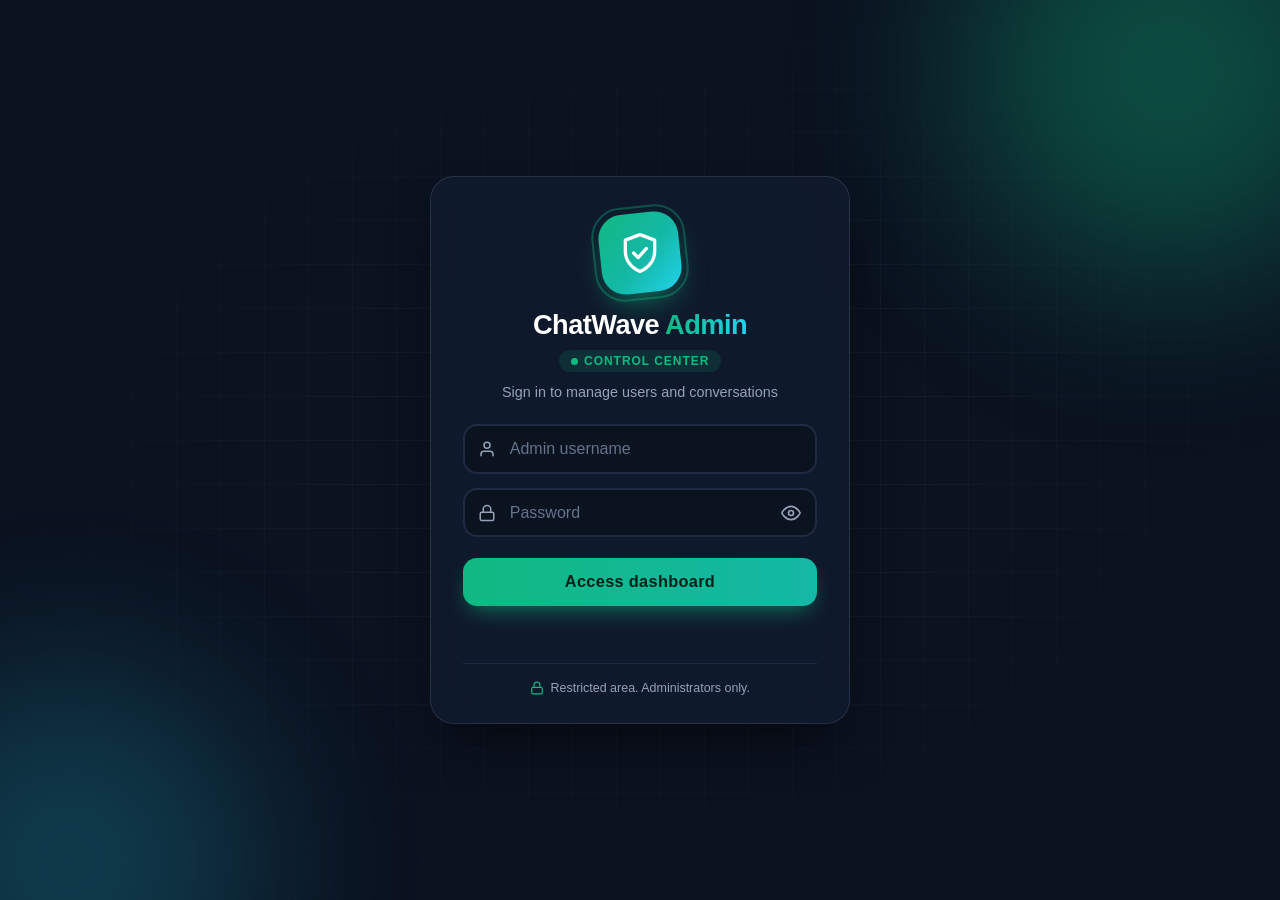
<file: admin/index.html>
<!DOCTYPE html>
<html lang="en">
<head>
    <meta charset="UTF-8">
    <meta name="viewport" content="width=device-width, initial-scale=1.0">
    <title>ChatWave Admin - Sign in</title>
    <link rel="icon" href="data:image/svg+xml,<svg xmlns='http://www.w3.org/2000/svg' viewBox='0 0 100 100'><circle cx='50' cy='50' r='50' fill='%2310b981'/><text x='50' y='68' font-size='54' text-anchor='middle'>🛡</text></svg>">

    <style>
        :root {
            --emerald: #10b981;
            --teal: #14b8a6;
            --cyan: #22d3ee;
            --slate-900: #0b1220;
            --slate-800: #111b2e;
            --slate-700: #1e2b42;
            --slate-400: #94a3b8;
            --slate-200: #e2e8f0;
            --danger: #f87171;
        }

        * { margin: 0; padding: 0; box-sizing: border-box; }

        body {
            font-family: 'Segoe UI', Tahoma, Geneva, Verdana, sans-serif;
            background: var(--slate-900);
            color: var(--slate-200);
            min-height: 100vh;
            min-height: 100dvh;
        }

        .admin-container {
            position: relative;
            min-height: 100vh;
            min-height: 100dvh;
            display: flex;
            padding: 1rem;
            overflow: hidden;
        }

        /* ---------- Background ---------- */
        .grid-bg {
            position: fixed;
            inset: 0;
            background-image:
                linear-gradient(rgba(148, 163, 184, 0.06) 1px, transparent 1px),
                linear-gradient(90deg, rgba(148, 163, 184, 0.06) 1px, transparent 1px);
            background-size: 44px 44px;
            mask-image: radial-gradient(ellipse at center, #000 30%, transparent 75%);
            -webkit-mask-image: radial-gradient(ellipse at center, #000 30%, transparent 75%);
            pointer-events: none;
        }

        .glow {
            position: fixed;
            border-radius: 50%;
            filter: blur(90px);
            pointer-events: none;
            animation: drift 16s ease-in-out infinite;
        }
        .glow-1 { width: 420px; height: 420px; background: var(--emerald); opacity: 0.35; top: -140px; right: -100px; }
        .glow-2 { width: 380px; height: 380px; background: var(--cyan); opacity: 0.22; bottom: -150px; left: -120px; animation-delay: -6s; }

        @keyframes drift {
            0%, 100% { transform: translate(0, 0) scale(1); }
            50%      { transform: translate(-30px, 30px) scale(1.1); }
        }

        /* ---------- Card ---------- */
        .admin-box {
            position: relative;
            z-index: 1;
            margin: auto;
            width: 100%;
            max-width: 420px;
            padding: 2.25rem 2rem 1.75rem;
            border-radius: 24px;
            background: rgba(17, 27, 46, 0.88);
            border: 1px solid rgba(148, 163, 184, 0.18);
            backdrop-filter: blur(14px);
            -webkit-backdrop-filter: blur(14px);
            box-shadow: 0 30px 60px -20px rgba(0, 0, 0, 0.7);
            animation: rise 0.5s ease;
        }

        @keyframes rise {
            from { opacity: 0; transform: translateY(18px); }
            to   { opacity: 1; transform: translateY(0); }
        }

        /* ---------- Logo ---------- */
        .brand { text-align: center; margin-bottom: 1.5rem; }

        .logo {
            position: relative;
            width: 80px;
            height: 80px;
            margin: 0 auto 1rem;
            border-radius: 24px;
            background: linear-gradient(135deg, var(--emerald) 0%, var(--teal) 55%, var(--cyan) 100%);
            display: flex;
            align-items: center;
            justify-content: center;
            box-shadow: 0 14px 30px -8px rgba(16, 185, 129, 0.6);
            transform: rotate(-6deg);
        }

        .logo::after {
            content: "";
            position: absolute;
            inset: -7px;
            border-radius: 30px;
            border: 2px solid rgba(16, 185, 129, 0.35);
            animation: ring 2.8s ease-out infinite;
        }

        @keyframes ring {
            0%   { transform: scale(0.94); opacity: 1; }
            100% { transform: scale(1.22); opacity: 0; }
        }

        .logo svg { width: 44px; height: 44px; transform: rotate(6deg); }

        .brand h1 {
            font-size: 1.7rem;
            font-weight: 800;
            letter-spacing: -0.02em;
            color: #fff;
        }

        .brand h1 span {
            background: linear-gradient(90deg, var(--emerald), var(--cyan));
            -webkit-background-clip: text;
            background-clip: text;
            color: transparent;
        }

        .badge {
            display: inline-flex;
            align-items: center;
            gap: 0.4rem;
            margin-top: 0.6rem;
            padding: 0.25rem 0.75rem;
            border-radius: 999px;
            background: rgba(16, 185, 129, 0.14);
            color: var(--emerald);
            font-size: 0.75rem;
            font-weight: 700;
            letter-spacing: 0.08em;
            text-transform: uppercase;
        }

        .badge::before {
            content: "";
            width: 7px;
            height: 7px;
            border-radius: 50%;
            background: var(--emerald);
            animation: blink 1.8s ease-in-out infinite;
        }

        @keyframes blink { 50% { opacity: 0.25; } }

        .subtitle {
            margin-top: 0.75rem;
            font-size: 0.9rem;
            color: var(--slate-400);
        }

        /* ---------- Inputs ---------- */
        .field { position: relative; margin-bottom: 0.9rem; }

        .field .field-icon {
            position: absolute;
            top: 50%;
            left: 0.95rem;
            transform: translateY(-50%);
            width: 18px;
            height: 18px;
            color: var(--slate-400);
            pointer-events: none;
            transition: color 0.2s;
        }

        .field input {
            width: 100%;
            padding: 0.85rem 1rem 0.85rem 2.8rem;
            border: 2px solid var(--slate-700);
            border-radius: 14px;
            background: var(--slate-900);
            color: #fff;
            font-size: 1rem;
            transition: border-color 0.2s, box-shadow 0.2s;
        }

        .field input::placeholder { color: #64748b; }

        .field input:focus {
            outline: none;
            border-color: var(--emerald);
            box-shadow: 0 0 0 4px rgba(16, 185, 129, 0.18);
        }

        .field:focus-within .field-icon { color: var(--emerald); }

        .field.has-toggle input { padding-right: 3rem; }

        .toggle-password {
            position: absolute;
            top: 50%;
            right: 0.45rem;
            transform: translateY(-50%);
            display: flex;
            align-items: center;
            justify-content: center;
            width: 38px;
            height: 38px;
            border: none;
            border-radius: 10px;
            background: transparent;
            color: var(--slate-400);
            cursor: pointer;
            transition: background-color 0.2s, color 0.2s;
        }

        .toggle-password:hover,
        .toggle-password:focus-visible {
            background: var(--slate-700);
            color: var(--emerald);
            outline: none;
        }

        .toggle-password svg { width: 20px; height: 20px; }
        .toggle-password .icon-eye-off { display: none; }
        .toggle-password.showing .icon-eye { display: none; }
        .toggle-password.showing .icon-eye-off { display: block; }

        /* ---------- Button ---------- */
        .btn-login {
            width: 100%;
            margin-top: 0.4rem;
            padding: 0.9rem;
            border: none;
            border-radius: 14px;
            background: linear-gradient(90deg, var(--emerald) 0%, var(--teal) 100%);
            color: #04211a;
            font-size: 1.02rem;
            font-weight: 800;
            letter-spacing: 0.02em;
            cursor: pointer;
            box-shadow: 0 10px 22px -8px rgba(16, 185, 129, 0.65);
            transition: transform 0.15s, filter 0.2s;
        }

        .btn-login:hover { filter: brightness(1.08); transform: translateY(-1px); }
        .btn-login:active { transform: translateY(0); }
        .btn-login:disabled { opacity: 0.7; cursor: wait; transform: none; }

        /* ---------- Messages ---------- */
        .message {
            min-height: 1.3rem;
            margin-top: 1rem;
            text-align: center;
            font-size: 0.875rem;
            color: var(--danger);
        }

        .message.info { color: var(--emerald); }

        .secure-note {
            display: flex;
            align-items: center;
            justify-content: center;
            gap: 0.4rem;
            margin-top: 1.25rem;
            padding-top: 1.1rem;
            border-top: 1px solid var(--slate-700);
            font-size: 0.78rem;
            color: var(--slate-400);
        }

        .secure-note svg { width: 14px; height: 14px; color: var(--emerald); }

        /* ---------- Small screens ---------- */
        @media (max-width: 480px) {
            .admin-box { padding: 1.75rem 1.25rem 1.5rem; border-radius: 20px; }
            .logo { width: 70px; height: 70px; }
            .logo svg { width: 38px; height: 38px; }
            .brand h1 { font-size: 1.5rem; }
            .field input { font-size: 16px; } /* stops iOS zoom on focus */
        }

        @media (prefers-reduced-motion: reduce) {
            .glow, .logo::after, .badge::before, .admin-box { animation: none; }
        }
    </style>
</head>
<body>
    <div class="admin-container">
        <div class="grid-bg"></div>
        <div class="glow glow-1"></div>
        <div class="glow glow-2"></div>

        <div class="admin-box">

            <!-- Brand / logo -->
            <div class="brand">
                <div class="logo" aria-hidden="true">
                    <svg viewBox="0 0 24 24" fill="none" stroke="white" stroke-width="1.8"
                         stroke-linecap="round" stroke-linejoin="round">
                        <path d="M12 2l8 3v6c0 5-3.4 9.3-8 11-4.6-1.7-8-6-8-11V5l8-3z"/>
                        <path d="M8.5 12l2.5 2.5 4.5-5"/>
                    </svg>
                </div>
                <h1>ChatWave <span>Admin</span></h1>
                <div class="badge">Control Center</div>
                <p class="subtitle">Sign in to manage users and conversations</p>
            </div>

            <!-- Login form -->
            <form id="adminLoginForm" novalidate>
                <div class="field">
                    <svg class="field-icon" viewBox="0 0 24 24" fill="none" stroke="currentColor"
                         stroke-width="2" stroke-linecap="round" stroke-linejoin="round">
                        <path d="M20 21v-2a4 4 0 0 0-4-4H8a4 4 0 0 0-4 4v2"/><circle cx="12" cy="7" r="4"/>
                    </svg>
                    <input type="text" id="admin-username" placeholder="Admin username"
                           autocomplete="username" autocapitalize="none" autocorrect="off"
                           spellcheck="false" required>
                </div>

                <div class="field has-toggle">
                    <svg class="field-icon" viewBox="0 0 24 24" fill="none" stroke="currentColor"
                         stroke-width="2" stroke-linecap="round" stroke-linejoin="round">
                        <rect x="3" y="11" width="18" height="11" rx="2"/><path d="M7 11V7a5 5 0 0 1 10 0v4"/>
                    </svg>
                    <input type="password" id="admin-password" placeholder="Password"
                           autocomplete="current-password" required>
                    <button type="button" class="toggle-password" id="togglePassword"
                            aria-label="Show password" aria-pressed="false">
                        <svg class="icon-eye" viewBox="0 0 24 24" fill="none" stroke="currentColor"
                             stroke-width="2" stroke-linecap="round" stroke-linejoin="round">
                            <path d="M1 12s4-8 11-8 11 8 11 8-4 8-11 8-11-8-11-8z"/><circle cx="12" cy="12" r="3"/>
                        </svg>
                        <svg class="icon-eye-off" viewBox="0 0 24 24" fill="none" stroke="currentColor"
                             stroke-width="2" stroke-linecap="round" stroke-linejoin="round">
                            <path d="M17.94 17.94A10.94 10.94 0 0 1 12 20C5 20 1 12 1 12a18.5 18.5 0 0 1 5.06-5.94"/>
                            <path d="M9.9 4.24A9.1 9.1 0 0 1 12 4c7 0 11 8 11 8a18.5 18.5 0 0 1-2.16 3.19"/>
                            <path d="M14.12 14.12a3 3 0 1 1-4.24-4.24"/><line x1="1" y1="1" x2="23" y2="23"/>
                        </svg>
                    </button>
                </div>

                <button type="submit" class="btn-login" id="loginBtn">Access dashboard</button>
            </form>

            <div id="message" class="message" role="alert"></div>

            <div class="secure-note">
                <svg viewBox="0 0 24 24" fill="none" stroke="currentColor" stroke-width="2"
                     stroke-linecap="round" stroke-linejoin="round">
                    <rect x="3" y="11" width="18" height="11" rx="2"/><path d="M7 11V7a5 5 0 0 1 10 0v4"/>
                </svg>
                Restricted area. Administrators only.
            </div>
        </div>
    </div>

    <!-- config.js must load first: it defines API_URL -->
    <script src="js/config.js"></script>

    <script>
        var form = document.getElementById('adminLoginForm');
        var btn = document.getElementById('loginBtn');
        var msg = document.getElementById('message');

        function setMessage(text, type) {
            msg.textContent = text || '';
            msg.className = 'message' + (type === 'info' ? ' info' : '');
        }

        function formatDetail(detail, fallback) {
            if (!detail) return fallback;
            if (typeof detail === 'string') return detail;
            if (Array.isArray(detail)) {
                return detail.map(function (d) { return d.msg; }).join('; ');
            }
            return fallback;
        }

        // Saved under both sets of keys so the dashboard finds the session
        function saveSession(token, user) {
            localStorage.setItem('token', token);
            localStorage.setItem('user', JSON.stringify(user));
            localStorage.setItem('admin_token', token);
            localStorage.setItem('admin_user', JSON.stringify(user));
        }

        function clearSession() {
            ['token', 'user', 'admin_token', 'admin_user'].forEach(function (k) {
                localStorage.removeItem(k);
            });
        }

        // Visit index.html?logout=1 to clear a stale session
        if (new URLSearchParams(window.location.search).get('logout') === '1') {
            clearSession();
        }

        // Already signed in as an admin? Go straight to the dashboard
        try {
            var savedUser = JSON.parse(localStorage.getItem('user') || 'null');
            if (localStorage.getItem('token') && savedUser && savedUser.is_admin) {
                window.location.href = 'dashboard.html';
            }
        } catch (e) { /* ignore corrupt saved data */ }

        // Show / hide password
        document.getElementById('togglePassword').addEventListener('click', function () {
            var input = document.getElementById('admin-password');
            var show = input.type === 'password';
            input.type = show ? 'text' : 'password';
            this.classList.toggle('showing', show);
            this.setAttribute('aria-pressed', show ? 'true' : 'false');
            this.setAttribute('aria-label', show ? 'Hide password' : 'Show password');
            input.focus();
        });

        // Sign in
        form.addEventListener('submit', async function (e) {
            e.preventDefault();

            var username = document.getElementById('admin-username').value.trim();
            var password = document.getElementById('admin-password').value;

            if (!username || !password) {
                setMessage('Enter your username and password.');
                return;
            }
            if (typeof API_URL === 'undefined') {
                setMessage('API_URL is not defined. Make sure js/config.js loads first.');
                return;
            }

            btn.disabled = true;
            btn.textContent = 'Signing in...';
            setMessage('Contacting server... (it can take up to a minute if it was asleep)', 'info');

            var controller = new AbortController();
            var timer = setTimeout(function () { controller.abort(); }, 60000);

            try {
                var response = await fetch(API_URL + '/api/auth/login', {
                    method: 'POST',
                    headers: { 'Content-Type': 'application/json' },
                    body: JSON.stringify({ username: username, password: password }),
                    signal: controller.signal
                });

                var data = null;
                try { data = await response.json(); } catch (err) { /* non-JSON reply */ }

                if (!response.ok || !data || !data.access_token) {
                    setMessage(formatDetail(data && data.detail, 'Login failed (HTTP ' + response.status + ')'));
                    return;
                }

                if (!data.user || !data.user.is_admin) {
                    setMessage('This account does not have administrator access.');
                    return;
                }

                saveSession(data.access_token, data.user);
                setMessage('Welcome back! Redirecting...', 'info');
                window.location.href = 'dashboard.html';
            } catch (err) {
                console.error('Admin login error:', err);
                if (err.name === 'AbortError') {
                    setMessage('The server took too long to respond. Please try again.');
                } else {
                    setMessage('Cannot reach the server. Check your connection and try again.');
                }
            } finally {
                clearTimeout(timer);
                btn.disabled = false;
                btn.textContent = 'Access dashboard';
            }
        });
    </script>
</body>
</html>
</file>
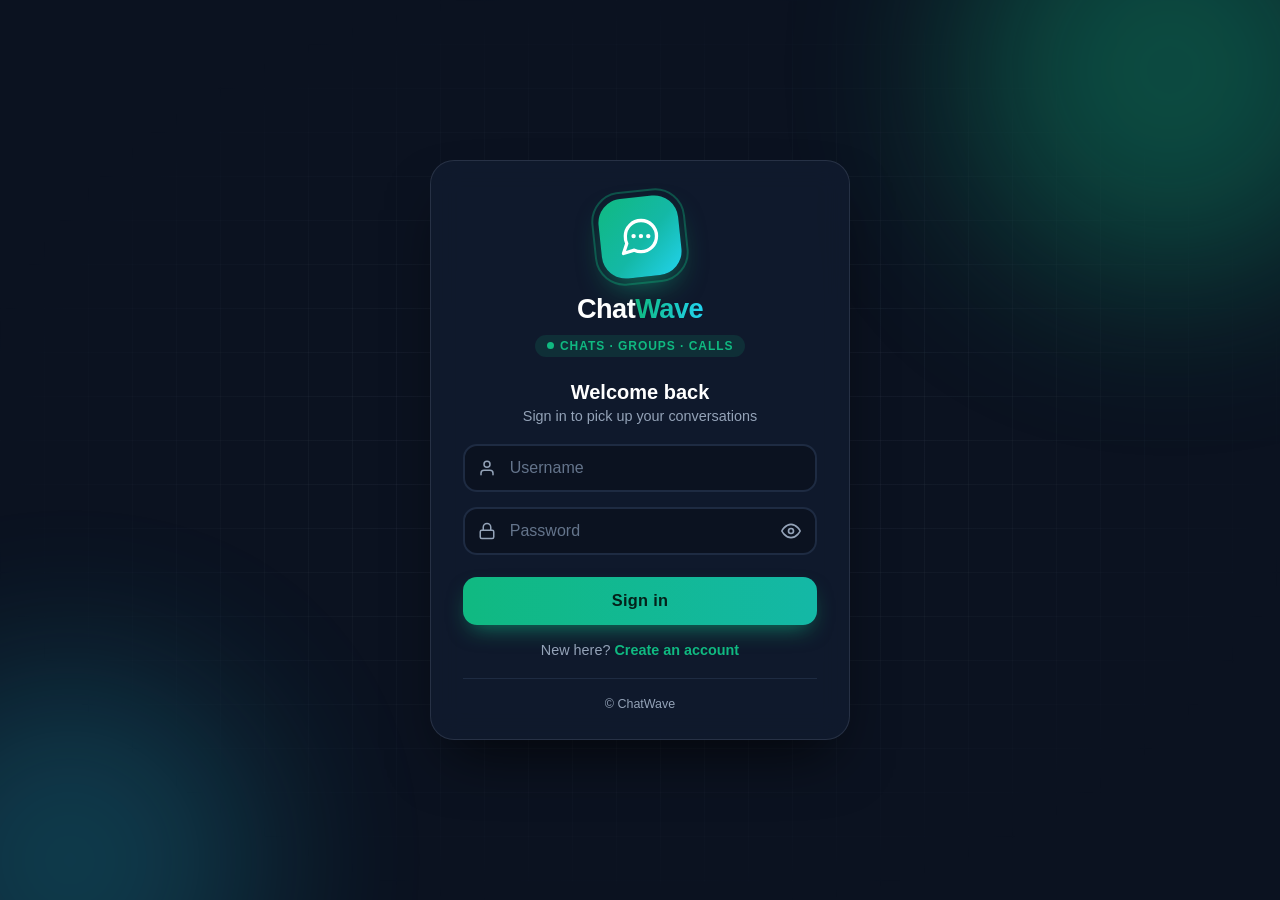
<file: frontend/index.html>
<!DOCTYPE html>
<html lang="en">
<head>
    <meta charset="UTF-8">
    <meta name="viewport" content="width=device-width, initial-scale=1.0">
    <title>ChatWave - Sign in</title>
    <link rel="icon" href="data:image/svg+xml,<svg xmlns='http://www.w3.org/2000/svg' viewBox='0 0 100 100'><circle cx='50' cy='50' r='50' fill='%2310b981'/><text x='50' y='68' font-size='54' text-anchor='middle'>💬</text></svg>">

    <style>
        :root {
            --emerald: #10b981;
            --teal: #14b8a6;
            --cyan: #22d3ee;
            --slate-900: #0b1220;
            --slate-800: #111b2e;
            --slate-700: #1e2b42;
            --slate-400: #94a3b8;
            --slate-200: #e2e8f0;
            --danger: #f87171;
        }

        * { margin: 0; padding: 0; box-sizing: border-box; }
        .hidden { display: none !important; }

        body {
            font-family: 'Segoe UI', Tahoma, Geneva, Verdana, sans-serif;
            background: var(--slate-900);
            color: var(--slate-200);
            min-height: 100vh;
            min-height: 100dvh;
        }

        .auth-container {
            position: relative;
            min-height: 100vh;
            min-height: 100dvh;
            display: flex;
            padding: 1rem;
            overflow: hidden;
        }

        /* ---------- Background ---------- */
        .grid-bg {
            position: fixed;
            inset: 0;
            background-image:
                linear-gradient(rgba(148, 163, 184, 0.06) 1px, transparent 1px),
                linear-gradient(90deg, rgba(148, 163, 184, 0.06) 1px, transparent 1px);
            background-size: 44px 44px;
            mask-image: radial-gradient(ellipse at center, #000 30%, transparent 75%);
            -webkit-mask-image: radial-gradient(ellipse at center, #000 30%, transparent 75%);
            pointer-events: none;
        }

        .glow {
            position: fixed;
            border-radius: 50%;
            filter: blur(90px);
            pointer-events: none;
            animation: drift 16s ease-in-out infinite;
        }
        .glow-1 { width: 420px; height: 420px; background: var(--emerald); opacity: 0.35; top: -140px; right: -100px; }
        .glow-2 { width: 380px; height: 380px; background: var(--cyan); opacity: 0.22; bottom: -150px; left: -120px; animation-delay: -6s; }

        @keyframes drift {
            0%, 100% { transform: translate(0, 0) scale(1); }
            50%      { transform: translate(-30px, 30px) scale(1.1); }
        }

        /* ---------- Card ---------- */
        .auth-box {
            position: relative;
            z-index: 1;
            margin: auto;
            width: 100%;
            max-width: 420px;
            padding: 2.25rem 2rem 1.75rem;
            border-radius: 24px;
            background: rgba(17, 27, 46, 0.88);
            border: 1px solid rgba(148, 163, 184, 0.18);
            backdrop-filter: blur(14px);
            -webkit-backdrop-filter: blur(14px);
            box-shadow: 0 30px 60px -20px rgba(0, 0, 0, 0.7);
            animation: rise 0.5s ease;
        }

        @keyframes rise {
            from { opacity: 0; transform: translateY(18px); }
            to   { opacity: 1; transform: translateY(0); }
        }

        /* ---------- Logo ---------- */
        .brand { text-align: center; margin-bottom: 1.5rem; }

        .logo {
            position: relative;
            width: 80px;
            height: 80px;
            margin: 0 auto 1rem;
            border-radius: 24px;
            background: linear-gradient(135deg, var(--emerald) 0%, var(--teal) 55%, var(--cyan) 100%);
            display: flex;
            align-items: center;
            justify-content: center;
            box-shadow: 0 14px 30px -8px rgba(16, 185, 129, 0.6);
            transform: rotate(-6deg);
        }

        .logo::after {
            content: "";
            position: absolute;
            inset: -7px;
            border-radius: 30px;
            border: 2px solid rgba(16, 185, 129, 0.35);
            animation: ring 2.8s ease-out infinite;
        }

        @keyframes ring {
            0%   { transform: scale(0.94); opacity: 1; }
            100% { transform: scale(1.22); opacity: 0; }
        }

        .logo svg { width: 44px; height: 44px; transform: rotate(6deg); }

        .brand h1 {
            font-size: 1.7rem;
            font-weight: 800;
            letter-spacing: -0.02em;
            color: #fff;
        }

        .brand h1 span {
            background: linear-gradient(90deg, var(--emerald), var(--cyan));
            -webkit-background-clip: text;
            background-clip: text;
            color: transparent;
        }

        .badge {
            display: inline-flex;
            align-items: center;
            gap: 0.4rem;
            margin-top: 0.6rem;
            padding: 0.25rem 0.75rem;
            border-radius: 999px;
            background: rgba(16, 185, 129, 0.14);
            color: var(--emerald);
            font-size: 0.75rem;
            font-weight: 700;
            letter-spacing: 0.08em;
            text-transform: uppercase;
        }

        .badge::before {
            content: "";
            width: 7px;
            height: 7px;
            border-radius: 50%;
            background: var(--emerald);
            animation: blink 1.8s ease-in-out infinite;
        }

        @keyframes blink { 50% { opacity: 0.25; } }

        /* ---------- Headings ---------- */
        .form-title { text-align: center; font-size: 1.25rem; font-weight: 700; color: #fff; }
        .form-hint { margin: 0.3rem 0 1.25rem; text-align: center; font-size: 0.9rem; color: var(--slate-400); }

        /* ---------- Inputs ---------- */
        .field { position: relative; margin-bottom: 0.9rem; }

        .field .field-icon {
            position: absolute;
            top: 24px;
            left: 0.95rem;
            transform: translateY(-50%);
            width: 18px;
            height: 18px;
            color: var(--slate-400);
            pointer-events: none;
            transition: color 0.2s;
        }

        .field input {
            width: 100%;
            height: 48px;
            padding: 0 1rem 0 2.8rem;
            border: 2px solid var(--slate-700);
            border-radius: 14px;
            background: var(--slate-900);
            color: #fff;
            font: inherit;
            font-size: 1rem;
            transition: border-color 0.2s, box-shadow 0.2s;
        }

        .field input::placeholder { color: #64748b; }

        .field input:focus {
            outline: none;
            border-color: var(--emerald);
            box-shadow: 0 0 0 4px rgba(16, 185, 129, 0.18);
        }

        .field:focus-within .field-icon { color: var(--emerald); }

        .field-help { margin: 5px 0 0 4px; font-size: 0.78rem; color: #7889a3; }

        .field.has-toggle input { padding-right: 3rem; }

        .toggle-password {
            position: absolute;
            top: 24px;
            right: 0.45rem;
            transform: translateY(-50%);
            display: flex;
            align-items: center;
            justify-content: center;
            width: 38px;
            height: 38px;
            border: none;
            border-radius: 10px;
            background: transparent;
            color: var(--slate-400);
            cursor: pointer;
            transition: background-color 0.2s, color 0.2s;
        }

        .toggle-password:hover,
        .toggle-password:focus-visible {
            background: var(--slate-700);
            color: var(--emerald);
            outline: none;
        }

        .toggle-password svg { width: 20px; height: 20px; }
        .toggle-password .icon-eye-off { display: none; }
        .toggle-password.showing .icon-eye { display: none; }
        .toggle-password.showing .icon-eye-off { display: block; }

        /* ---------- Button ---------- */
        .btn-login {
            width: 100%;
            margin-top: 0.5rem;
            padding: 0.9rem;
            border: none;
            border-radius: 14px;
            background: linear-gradient(90deg, var(--emerald) 0%, var(--teal) 100%);
            color: #04211a;
            font: inherit;
            font-size: 1.02rem;
            font-weight: 800;
            letter-spacing: 0.02em;
            cursor: pointer;
            box-shadow: 0 10px 22px -8px rgba(16, 185, 129, 0.65);
            transition: transform 0.15s, filter 0.2s;
        }

        .btn-login:hover { filter: brightness(1.08); transform: translateY(-1px); }
        .btn-login:active { transform: translateY(0); }
        .btn-login:focus-visible { outline: 3px solid rgba(16, 185, 129, 0.45); outline-offset: 2px; }
        .btn-login:disabled { opacity: 0.8; cursor: wait; transform: none; }
        .btn-login:disabled::after {
            content: "";
            display: inline-block;
            width: 15px;
            height: 15px;
            margin-left: 10px;
            vertical-align: -2px;
            border: 2px solid rgba(4, 33, 26, 0.3);
            border-top-color: #04211a;
            border-radius: 50%;
            animation: spin 0.7s linear infinite;
        }
        @keyframes spin { to { transform: rotate(360deg); } }

        /* ---------- Switch link and messages ---------- */
        .switch-text { margin-top: 1.1rem; text-align: center; font-size: 0.9rem; color: var(--slate-400); }
        .switch-text a { color: var(--emerald); font-weight: 600; text-decoration: none; }
        .switch-text a:hover { text-decoration: underline; }

        #error-message {
            min-height: 1.3rem;
            margin-top: 1rem;
            text-align: center;
            font-size: 0.875rem;
        }
        #error-message:empty { display: none; }

        .secure-note {
            display: flex;
            align-items: center;
            justify-content: center;
            gap: 0.4rem;
            margin-top: 1.25rem;
            padding-top: 1.1rem;
            border-top: 1px solid var(--slate-700);
            font-size: 0.78rem;
            color: var(--slate-400);
        }

        /* ---------- Small screens ---------- */
        @media (max-width: 480px) {
            .auth-box { padding: 1.75rem 1.25rem 1.5rem; border-radius: 20px; }
            .logo { width: 70px; height: 70px; }
            .logo svg { width: 38px; height: 38px; }
            .brand h1 { font-size: 1.5rem; }
            .field input { font-size: 16px; }
        }

        @media (prefers-reduced-motion: reduce) {
            .glow, .logo::after, .badge::before, .auth-box, .btn-login:disabled::after { animation: none; }
        }
    </style>
    <link rel="manifest" href="manifest.json">
    <meta name="theme-color" content="#0b1220">
    <meta name="mobile-web-app-capable" content="yes">
    <meta name="apple-mobile-web-app-capable" content="yes">
    <meta name="apple-mobile-web-app-status-bar-style" content="black-translucent">
    <meta name="apple-mobile-web-app-title" content="ChatWave">
    <link rel="apple-touch-icon" href="icons/apple-touch-icon.png">
</head>
<body>
    <div class="auth-container">
        <div class="grid-bg"></div>
        <div class="glow glow-1"></div>
        <div class="glow glow-2"></div>

        <div class="auth-box">

            <!-- Brand / logo -->
            <div class="brand">
                <div class="logo" aria-hidden="true">
                    <svg viewBox="0 0 24 24" fill="none" stroke="white" stroke-width="1.8"
                         stroke-linecap="round" stroke-linejoin="round">
                        <path d="M21 11.5a8.4 8.4 0 0 1-8.5 8.5 8.7 8.7 0 0 1-3.6-.8L3 21l1.8-5.4A8.4 8.4 0 0 1 4 11.5 8.5 8.5 0 0 1 12.5 3 8.4 8.4 0 0 1 21 11.5z"/>
                        <path d="M8.5 11.5h.01M12.5 11.5h.01M16.5 11.5h.01" stroke-width="2.4"/>
                    </svg>
                </div>
                <h1>Chat<span>Wave</span></h1>
                <div class="badge">Chats &middot; Groups &middot; Calls</div>
            </div>

            <!-- Login Form -->
            <div id="login-form" class="form-section">
                <h2 class="form-title">Welcome back</h2>
                <p class="form-hint">Sign in to pick up your conversations</p>
                <form id="loginForm">
                    <div class="field">
                        <svg class="field-icon" viewBox="0 0 24 24" fill="none" stroke="currentColor"
                             stroke-width="2" stroke-linecap="round" stroke-linejoin="round">
                            <path d="M20 21v-2a4 4 0 0 0-4-4H8a4 4 0 0 0-4 4v2"/><circle cx="12" cy="7" r="4"/>
                        </svg>
                        <input type="text" id="login-username" placeholder="Username" aria-label="Username"
                               autocomplete="username" autocapitalize="none" autocorrect="off" spellcheck="false" required>
                    </div>
                    <div class="field has-toggle">
                        <svg class="field-icon" viewBox="0 0 24 24" fill="none" stroke="currentColor"
                             stroke-width="2" stroke-linecap="round" stroke-linejoin="round">
                            <rect x="3" y="11" width="18" height="11" rx="2"/><path d="M7 11V7a5 5 0 0 1 10 0v4"/>
                        </svg>
                        <input type="password" id="login-password" placeholder="Password" aria-label="Password"
                               autocomplete="current-password" required>
                        <button type="button" class="toggle-password" data-target="login-password"
                                aria-label="Show password" aria-pressed="false">
                            <svg class="icon-eye" viewBox="0 0 24 24" fill="none" stroke="currentColor"
                                 stroke-width="2" stroke-linecap="round" stroke-linejoin="round">
                                <path d="M1 12s4-8 11-8 11 8 11 8-4 8-11 8-11-8-11-8z"/><circle cx="12" cy="12" r="3"/>
                            </svg>
                            <svg class="icon-eye-off" viewBox="0 0 24 24" fill="none" stroke="currentColor"
                                 stroke-width="2" stroke-linecap="round" stroke-linejoin="round">
                                <path d="M17.94 17.94A10.94 10.94 0 0 1 12 20C5 20 1 12 1 12a18.5 18.5 0 0 1 5.06-5.94"/>
                                <path d="M9.9 4.24A9.1 9.1 0 0 1 12 4c7 0 11 8 11 8a18.5 18.5 0 0 1-2.16 3.19"/>
                                <path d="M14.12 14.12a3 3 0 1 1-4.24-4.24"/><line x1="1" y1="1" x2="23" y2="23"/>
                            </svg>
                        </button>
                    </div>
                    <button type="submit" class="btn-login">Sign in</button>
                    <p class="switch-text">New here? <a href="#" onclick="toggleForms(); return false;">Create an account</a></p>
                </form>
            </div>

            <!-- Register Form -->
            <div id="register-form" class="form-section hidden">
                <h2 class="form-title">Create your account</h2>
                <p class="form-hint">It takes less than a minute</p>
                <form id="registerForm">
                    <div class="field">
                        <svg class="field-icon" viewBox="0 0 24 24" fill="none" stroke="currentColor"
                             stroke-width="2" stroke-linecap="round" stroke-linejoin="round">
                            <path d="M20 21v-2a4 4 0 0 0-4-4H8a4 4 0 0 0-4 4v2"/><circle cx="12" cy="7" r="4"/>
                        </svg>
                        <input type="text" id="reg-username" placeholder="Choose a username" aria-label="Username"
                               autocomplete="username" autocapitalize="none" autocorrect="off" spellcheck="false"
                               required minlength="3">
                    </div>
                    <div class="field">
                        <svg class="field-icon" viewBox="0 0 24 24" fill="none" stroke="currentColor"
                             stroke-width="2" stroke-linecap="round" stroke-linejoin="round">
                            <rect x="2" y="4" width="20" height="16" rx="2"/><path d="M22 7l-10 6L2 7"/>
                        </svg>
                        <input type="email" id="reg-email" placeholder="Email address" aria-label="Email address"
                               autocomplete="email" required>
                    </div>
                    <div class="field">
                        <svg class="field-icon" viewBox="0 0 24 24" fill="none" stroke="currentColor"
                             stroke-width="2" stroke-linecap="round" stroke-linejoin="round">
                            <path d="M22 16.92v3a2 2 0 0 1-2.18 2 19.79 19.79 0 0 1-8.63-3.07 19.5 19.5 0 0 1-6-6 19.79 19.79 0 0 1-3.07-8.67A2 2 0 0 1 4.11 2h3a2 2 0 0 1 2 1.72 12.84 12.84 0 0 0 .7 2.81 2 2 0 0 1-.45 2.11L8.09 9.91a16 16 0 0 0 6 6l1.27-1.27a2 2 0 0 1 2.11-.45 12.84 12.84 0 0 0 2.81.7A2 2 0 0 1 22 16.92z"/>
                        </svg>
                        <input type="tel" id="reg-phone" placeholder="Phone, e.g. +254 712 345 678" aria-label="Phone number"
                               autocomplete="tel" inputmode="tel" required>
                        <p class="field-help">Include your country code. Other users never see it; only site administrators can.</p>
                    </div>
                    <div class="field has-toggle">
                        <svg class="field-icon" viewBox="0 0 24 24" fill="none" stroke="currentColor"
                             stroke-width="2" stroke-linecap="round" stroke-linejoin="round">
                            <rect x="3" y="11" width="18" height="11" rx="2"/><path d="M7 11V7a5 5 0 0 1 10 0v4"/>
                        </svg>
                        <input type="password" id="reg-password" placeholder="Create a password (6+ characters)" aria-label="Password"
                               autocomplete="new-password" required minlength="6">
                        <button type="button" class="toggle-password" data-target="reg-password"
                                aria-label="Show password" aria-pressed="false">
                            <svg class="icon-eye" viewBox="0 0 24 24" fill="none" stroke="currentColor"
                                 stroke-width="2" stroke-linecap="round" stroke-linejoin="round">
                                <path d="M1 12s4-8 11-8 11 8 11 8-4 8-11 8-11-8-11-8z"/><circle cx="12" cy="12" r="3"/>
                            </svg>
                            <svg class="icon-eye-off" viewBox="0 0 24 24" fill="none" stroke="currentColor"
                                 stroke-width="2" stroke-linecap="round" stroke-linejoin="round">
                                <path d="M17.94 17.94A10.94 10.94 0 0 1 12 20C5 20 1 12 1 12a18.5 18.5 0 0 1 5.06-5.94"/>
                                <path d="M9.9 4.24A9.1 9.1 0 0 1 12 4c7 0 11 8 11 8a18.5 18.5 0 0 1-2.16 3.19"/>
                                <path d="M14.12 14.12a3 3 0 1 1-4.24-4.24"/><line x1="1" y1="1" x2="23" y2="23"/>
                            </svg>
                        </button>
                    </div>
                    <button type="submit" class="btn-login">Create account</button>
                    <p class="switch-text">Already a member? <a href="#" onclick="toggleForms(); return false;">Sign in</a></p>
                </form>
            </div>

            <div id="error-message" class="error-message" role="alert"></div>

            <div class="secure-note">&copy; ChatWave</div>
        </div>
    </div>

    <!-- config.js must load first: it defines API_URL and WS_URL -->
    <script src="js/config.js"></script>
    <script>fetch(API_URL + '/health/db').catch(function () {});</script>
    <script src="js/auth.js"></script>

    <!-- Show / hide password -->
    <script>
        document.querySelectorAll('.toggle-password').forEach(function (btn) {
            btn.addEventListener('click', function () {
                var input = document.getElementById(btn.dataset.target);
                if (!input) return;

                var show = input.type === 'password';
                input.type = show ? 'text' : 'password';

                btn.classList.toggle('showing', show);
                btn.setAttribute('aria-pressed', show ? 'true' : 'false');
                btn.setAttribute('aria-label', show ? 'Hide password' : 'Show password');

                input.focus();
            });
        });
    </script>
    <script src="js/pwa.js"></script>
</body>
</html>
</file>
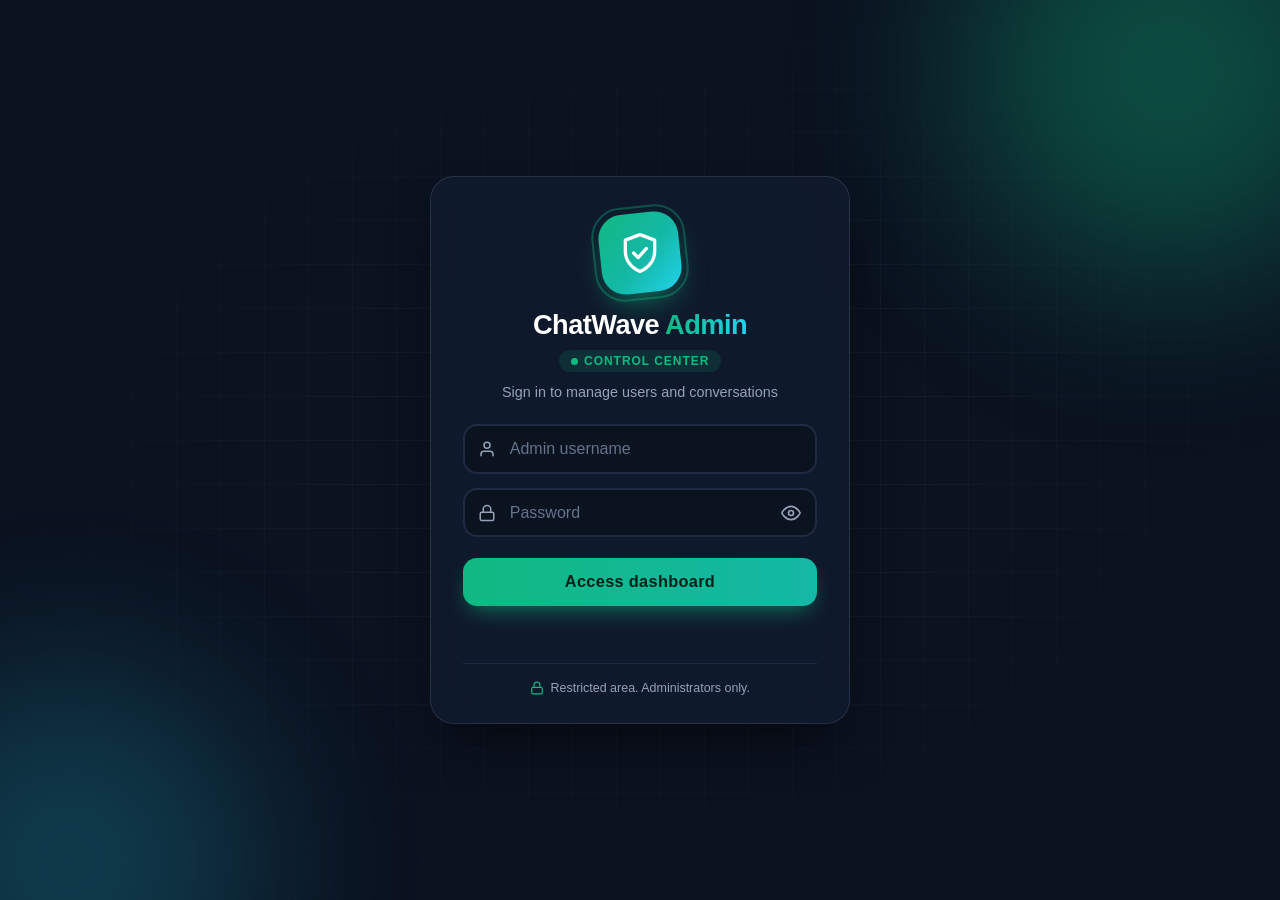
<file: admin/dashboard.html>
<!DOCTYPE html>
<html lang="en">
<head>
<meta charset="UTF-8">
<meta name="viewport" content="width=device-width, initial-scale=1">
<title>ChatWave Admin</title>
<link rel="icon" href="data:image/svg+xml,<svg xmlns='http://www.w3.org/2000/svg' viewBox='0 0 100 100'><circle cx='50' cy='50' r='50' fill='%2310b981'/><text x='50' y='68' font-size='54' text-anchor='middle'>🛡</text></svg>">
<style>
:root {
    --emerald: #10b981; --teal: #14b8a6; --cyan: #22d3ee;
    --s900: #0b1220; --s800: #111b2e; --s700: #1e2b42; --s400: #94a3b8; --s200: #e2e8f0;
    --danger: #f87171; --line: rgba(148,163,184,.18);
}
* { box-sizing: border-box; }
body { margin: 0; font-family: 'Segoe UI', Tahoma, Geneva, Verdana, sans-serif; background: var(--s900);
    color: var(--s200); font-size: 15px; line-height: 1.5; display: flex; min-height: 100vh; }
.hidden { display: none !important; }

.sidebar { width: 236px; background: var(--s800); border-right: 1px solid var(--line); padding: 24px 16px;
    display: flex; flex-direction: column; position: sticky; top: 0; height: 100vh; flex-shrink: 0; }
.brand { display: flex; align-items: center; gap: 12px; padding: 0 8px 22px; margin-bottom: 16px; border-bottom: 1px solid var(--line); }
.logo { width: 40px; height: 40px; border-radius: 12px; flex-shrink: 0; display: flex; align-items: center; justify-content: center;
    background: linear-gradient(135deg, var(--emerald), var(--teal) 55%, var(--cyan)); }
.logo svg { width: 22px; height: 22px; }
.brand-name { font-weight: 700; color: #fff; line-height: 1.2; }
.brand-name small { display: block; font-weight: 400; font-size: .78rem; color: var(--s400); }
.nav { display: flex; flex-direction: column; gap: 4px; }
.nav-link { background: none; border: 0; color: var(--s400); font: inherit; text-align: left; padding: 10px 12px;
    border-radius: 10px; cursor: pointer; border-left: 3px solid transparent; }
.nav-link:hover { background: var(--s700); color: #fff; }
.nav-link.active { background: rgba(16,185,129,.14); color: var(--emerald); border-left-color: var(--emerald); font-weight: 600; }
.sidebar .logout { margin-top: auto; }

main { flex: 1; min-width: 0; padding: 32px 36px; max-width: 1200px; }
h2 { margin: 0 0 4px; font-size: 1.55rem; font-weight: 700; color: #fff; letter-spacing: -.01em; }
.subtitle { margin: 0 0 24px; color: var(--s400); }
.panel { background: var(--s800); border: 1px solid var(--line); border-radius: 16px; }

.stats { display: grid; grid-template-columns: repeat(4, 1fr); }
.stat { padding: 24px 26px; border-right: 1px solid var(--line); }
.stat:last-child { border-right: 0; }
.stat-label { color: var(--s400); font-size: .85rem; display: flex; align-items: center; gap: 8px; }
.stat-value { font-size: 2.7rem; font-weight: 800; line-height: 1.15; font-variant-numeric: tabular-nums;
    background: linear-gradient(90deg, var(--emerald), var(--cyan)); -webkit-background-clip: text; background-clip: text; color: transparent; }
.live-dot { width: 8px; height: 8px; border-radius: 50%; background: var(--emerald); animation: pulse 2s infinite; }
@keyframes pulse { 0% { box-shadow: 0 0 0 0 rgba(16,185,129,.55); } 70% { box-shadow: 0 0 0 8px rgba(16,185,129,0); } 100% { box-shadow: 0 0 0 0 rgba(16,185,129,0); } }

.table-wrap { overflow-x: auto; }
table { width: 100%; border-collapse: collapse; }
th { text-align: left; font-weight: 600; font-size: .8rem; color: var(--s400); background: rgba(11,18,32,.5);
    padding: 12px 16px; border-bottom: 1px solid var(--line); white-space: nowrap; }
td { padding: 12px 16px; border-bottom: 1px solid var(--line); vertical-align: middle; }
tbody tr:last-child td { border-bottom: 0; }
tbody tr:hover { background: rgba(30,43,66,.6); }
#messages-table td:nth-child(4) { min-width: 240px; word-break: break-word; }
#users-table td:nth-child(3) { word-break: break-word; }

.badge { display: inline-block; padding: 2px 10px; border-radius: 999px; font-size: .78rem; font-weight: 600; }
.badge-active { background: rgba(16,185,129,.16); color: var(--emerald); }
.badge-banned { background: rgba(248,113,113,.16); color: var(--danger); }
.actions { white-space: nowrap; }
.btn { font: inherit; font-size: .84rem; padding: 5px 12px; border-radius: 8px; cursor: pointer; border: 1px solid transparent; background: transparent; }
.btn-danger { color: var(--danger); border-color: rgba(248,113,113,.4); }
.btn-danger:hover { background: rgba(248,113,113,.14); }
.btn-success { color: var(--emerald); border-color: rgba(16,185,129,.4); }
.btn-success:hover { background: rgba(16,185,129,.14); }
.btn-primary { background: linear-gradient(90deg, var(--emerald), var(--teal)); color: #04211a; font-weight: 700; padding: 9px 20px; border-radius: 12px; }
.btn-primary:hover { filter: brightness(1.08); }

.filters { display: flex; flex-wrap: wrap; gap: 10px; padding: 16px; border-bottom: 1px solid var(--line); }
.filters input { font: inherit; padding: 9px 14px; border: 2px solid var(--s700); border-radius: 12px; background: var(--s900); color: #fff; min-width: 0; }
.filters input::placeholder { color: #64748b; }
.filters input:focus { outline: none; border-color: var(--emerald); box-shadow: 0 0 0 4px rgba(16,185,129,.18); }
#msg-search { flex: 1 1 220px; }
#msg-user-id { width: 130px; }

:focus-visible { outline: 2px solid var(--emerald); outline-offset: 2px; }
@media (prefers-reduced-motion: reduce) { .live-dot { animation: none; } }

@media (max-width: 800px) {
    body { flex-direction: column; }
    .sidebar { width: 100%; height: auto; position: static; flex-direction: row; align-items: center; flex-wrap: wrap;
        padding: 12px 16px; gap: 8px; border-right: 0; border-bottom: 1px solid var(--line); }
    .brand { border: 0; padding: 0; margin: 0; flex: 1 1 100%; }
    .nav { flex-direction: row; flex: 1; }
    .nav-link { border-left: 0; border-bottom: 3px solid transparent; border-radius: 8px 8px 0 0; }
    .nav-link.active { border-bottom-color: var(--emerald); }
    .sidebar .logout { margin-top: 0; }
    main { padding: 20px 14px; }
    .stats { grid-template-columns: 1fr 1fr; }
    .stat:nth-child(2) { border-right: 0; }
    .stat:nth-child(-n+2) { border-bottom: 1px solid var(--line); }
}

.ai-panel { padding: 24px; max-width: 640px; }
.ai-status { display: flex; align-items: center; gap: 10px; margin-bottom: 20px; font-weight: 600; color: #fff; }
.ai-dot { width: 10px; height: 10px; border-radius: 50%; background: #64748b; flex-shrink: 0; }
.ai-dot.on { background: var(--emerald, #10b981); }
.ai-label { display: block; margin-bottom: 6px; font-size: .85rem; font-weight: 600; color: var(--s400, #94a3b8); }
.ai-input { width: 100%; font: inherit; padding: 10px 14px; border: 2px solid var(--s700, #1e2b42); border-radius: 12px; background: var(--s900, #0b1220); color: #fff; }
.ai-input:focus { outline: none; border-color: var(--emerald, #10b981); box-shadow: 0 0 0 4px rgba(16,185,129,.18); }
.ai-actions { display: flex; flex-wrap: wrap; align-items: center; gap: 12px; margin-top: 16px; }
.ai-msg { font-size: .88rem; }
.ai-msg.ok { color: var(--emerald, #10b981); }
.ai-msg.err { color: var(--danger, #f87171); }
.ai-note { margin: 18px 0 0; font-size: .85rem; color: var(--s400, #94a3b8); }
.ai-title { font-weight: 700; color: #fff; margin-bottom: 12px; }
.ai-tag { margin-left: 8px; padding: 2px 9px; border-radius: 999px; background: rgba(16,185,129,.16); color: var(--emerald, #10b981); font-size: .72rem; font-weight: 600; }
.nav-badge { display: inline-block; margin-left: 8px; min-width: 20px; padding: 1px 7px; border-radius: 999px;
    background: var(--danger); color: var(--s900); font-size: .72rem; font-weight: 800; text-align: center; }
.pending-empty { margin: 0; padding: 32px; text-align: center; color: var(--s400); }
.actions .btn + .btn { margin-left: 6px; }
</style>
</head>
<body>

<aside class="sidebar">
    <div class="brand">
        <div class="logo" aria-hidden="true">
            <svg viewBox="0 0 24 24" fill="none" stroke="white" stroke-width="1.8" stroke-linecap="round" stroke-linejoin="round">
                <path d="M12 2l8 3v6c0 5-3.4 9.3-8 11-4.6-1.7-8-6-8-11V5l8-3z"/><path d="M8.5 12l2.5 2.5 4.5-5"/>
            </svg>
        </div>
        <div class="brand-name">ChatWave Admin<small>Control Center</small></div>
    </div>
    <nav class="nav">
        <button type="button" class="nav-link active" onclick="showSection('dashboard')">Overview</button>
        <button type="button" class="nav-link" onclick="showSection('users')">Users</button>
        <button type="button" class="nav-link" onclick="showSection('pending')">Approvals<span class="nav-badge hidden" id="pending-badge">0</span></button>
        <button type="button" class="nav-link" onclick="showSection('messages')">Messages</button>
        <button type="button" class="nav-link" onclick="showSection('ai')">AI Assistant</button>
    </nav>
    <button type="button" class="nav-link logout" onclick="logout()">Log out</button>
</aside>

<main>
    <section id="dashboard-section" class="section">
        <h2>Overview</h2>
        <p class="subtitle">How your chat system is doing right now.</p>
        <div class="panel stats">
            <div class="stat"><div class="stat-label">Total users</div><div class="stat-value" id="stat-users">–</div></div>
            <div class="stat"><div class="stat-label">Active accounts</div><div class="stat-value" id="stat-active">–</div></div>
            <div class="stat"><div class="stat-label">Messages sent</div><div class="stat-value" id="stat-messages">–</div></div>
            <div class="stat"><div class="stat-label"><span class="live-dot"></span>Online now</div><div class="stat-value" id="stat-online">–</div></div>
        </div>
    </section>

    <section id="users-section" class="section hidden">
        <h2>Users</h2>
        <p class="subtitle">Ban, unban or delete accounts.</p>
        <div class="panel table-wrap">
            <table id="users-table">
                <thead><tr><th>ID</th><th>Username</th><th>Email</th><th>Phone</th><th>Status</th><th>Joined</th><th>Actions</th></tr></thead>
                <tbody></tbody>
            </table>
        </div>
    </section>

    <section id="pending-section" class="section hidden">
        <h2>Pending approvals</h2>
        <p class="subtitle">New sign-ups can only use the chat after you approve them.</p>
        <div class="panel table-wrap">
            <table id="pending-table">
                <thead><tr><th>ID</th><th>Username</th><th>Email</th><th>Phone</th><th>Signed up</th><th>Actions</th></tr></thead>
                <tbody></tbody>
            </table>
            <p id="pending-empty" class="pending-empty hidden">No one is waiting for approval.</p>
        </div>
    </section>

    <section id="messages-section" class="section hidden">
        <h2>Messages</h2>
        <p class="subtitle">Search private messages by text or by user ID.</p>
        <div class="panel">
            <div class="filters">
                <input type="text" id="msg-search" placeholder="Search message text" onkeydown="if (event.key === 'Enter') loadMessages()">
                <input type="number" id="msg-user-id" placeholder="User ID" min="1" onkeydown="if (event.key === 'Enter') loadMessages()">
                <button type="button" class="btn btn-primary" onclick="loadMessages()">Search</button>
            </div>
            <div class="table-wrap">
                <table id="messages-table">
                    <thead><tr><th>ID</th><th>From (user ID)</th><th>To (user ID)</th><th>Message</th><th>Sent</th></tr></thead>
                    <tbody></tbody>
                </table>
            </div>
        </div>
    </section>

    <section id="ai-section" class="section hidden">
        <h2>AI Assistant</h2>
        <p class="subtitle">Paste an API key to turn on ChatWave AI. Groq and Google Gemini both have free tiers.</p>
        <div class="panel ai-panel">
            <div class="ai-title">Groq<span class="ai-tag">Free tier</span></div>
            <div class="ai-status" id="groq-status">Checking...</div>
            <label class="ai-label" for="groq-key-input">Groq API key</label>
            <input type="password" id="groq-key-input" class="ai-input" placeholder="gsk_..." autocomplete="off" spellcheck="false">
            <div class="ai-actions">
                <button type="button" class="btn btn-primary" onclick="saveGroqKey()">Save and test</button>
                <button type="button" class="btn btn-danger" id="groq-remove" onclick="removeGroqKey()" style="display:none">Remove saved key</button>
                <span id="groq-msg" class="ai-msg" role="status"></span>
            </div>
            <p class="ai-note">Get a free key at console.groq.com (API Keys). It is stored on your server and only its last 4 characters are shown again. If more than one key is set, ChatWave AI uses Groq first, then Gemini, then Anthropic.</p>
        </div>
        <div class="panel ai-panel" style="margin-top:16px">
            <div class="ai-title">Google Gemini<span class="ai-tag">Free tier</span></div>
            <div class="ai-status" id="gem-status">Checking...</div>
            <label class="ai-label" for="gem-key-input">Gemini API key</label>
            <input type="password" id="gem-key-input" class="ai-input" placeholder="Paste your Gemini API key" autocomplete="off" spellcheck="false">
            <div class="ai-actions">
                <button type="button" class="btn btn-primary" onclick="saveGeminiKey()">Save and test</button>
                <button type="button" class="btn btn-danger" id="gem-remove" onclick="removeGeminiKey()" style="display:none">Remove saved key</button>
                <span id="gem-msg" class="ai-msg" role="status"></span>
            </div>
            <p class="ai-note">Get a free key at aistudio.google.com (Get API key). It is stored on your server and only its last 4 characters are shown again. When a Gemini key is set, it is used instead of Anthropic.</p>
        </div>
        <div class="panel ai-panel" style="margin-top:16px">
            <div class="ai-title">Anthropic Claude<span class="ai-tag">Paid</span></div>
            <div class="ai-status" id="ai-status">Checking...</div>
            <label class="ai-label" for="ai-key-input">API key</label>
            <input type="password" id="ai-key-input" class="ai-input" placeholder="sk-ant-..." autocomplete="off" spellcheck="false">
            <div class="ai-actions">
                <button type="button" class="btn btn-primary" onclick="saveAiKey()">Save and test</button>
                <button type="button" class="btn btn-danger" id="ai-remove" onclick="removeAiKey()" style="display:none">Remove saved key</button>
                <span id="ai-msg" class="ai-msg" role="status"></span>
            </div>
            <p class="ai-note">The key is stored on your server and is never shown again, only its last 4 characters. If ANTHROPIC_API_KEY is also set in Render, that one is used instead.</p>
        </div>
    </section>
</main>

<script src="js/config.js"></script>
<script src="js/admin.js"></script>
<script src="js/pending.js"></script>


<!-- messages-link:start -->
<a href="messages.html" id="messages-link" style="position:fixed;right:1rem;bottom:1rem;z-index:9999;display:flex;align-items:center;gap:.5rem;padding:.75rem 1.2rem;border-radius:999px;background:linear-gradient(90deg,#10b981,#14b8a6);color:#04211a;font-family:'Segoe UI',Tahoma,sans-serif;font-weight:800;font-size:.95rem;text-decoration:none;box-shadow:0 12px 26px -10px rgba(16,185,129,.8)">💬 Messages</a>
<!-- messages-link:end -->

<a href="users.html" id="users-link" style="position:fixed;right:1rem;bottom:4.6rem;z-index:9999;display:flex;align-items:center;gap:.5rem;padding:.75rem 1.2rem;border-radius:999px;background:#111b2e;border:1px solid #10b981;color:#10b981;font-family:'Segoe UI',Tahoma,sans-serif;font-weight:800;font-size:.95rem;text-decoration:none;box-shadow:0 12px 26px -10px rgba(0,0,0,.6)">Users</a>
</body>
</html>
</file>
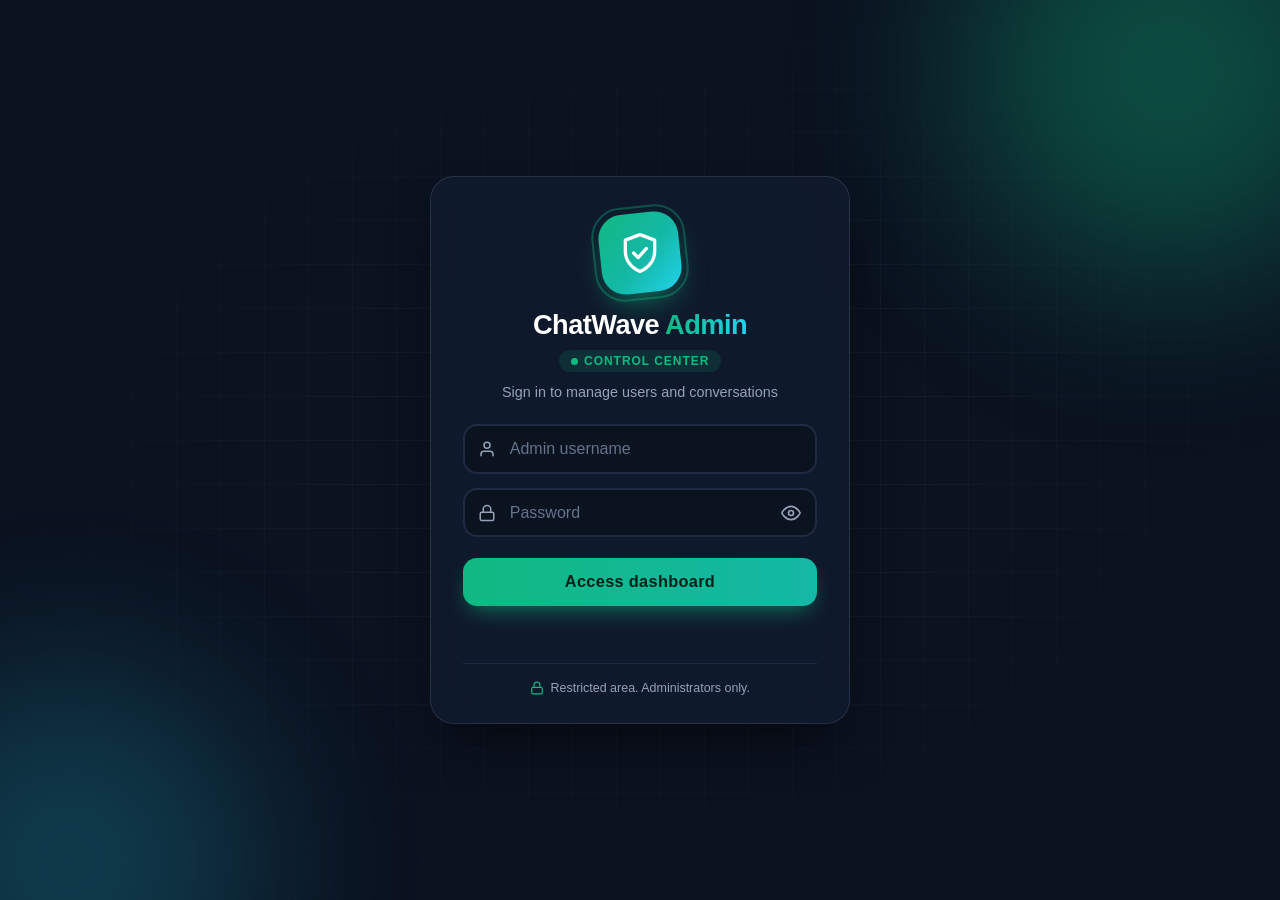
<file: admin/messages.html>
<!DOCTYPE html>
<html lang="en">
<head>
    <meta charset="UTF-8">
    <meta name="viewport" content="width=device-width, initial-scale=1.0">
    <title>ChatWave Admin - Messages</title>
    <link rel="icon" href="data:image/svg+xml,<svg xmlns='http://www.w3.org/2000/svg' viewBox='0 0 100 100'><circle cx='50' cy='50' r='50' fill='%2310b981'/><text x='50' y='68' font-size='54' text-anchor='middle'>💬</text></svg>">

    <style>
        :root {
            --emerald: #10b981;
            --teal: #14b8a6;
            --cyan: #22d3ee;
            --s900: #0b1220;
            --s800: #111b2e;
            --s700: #1e2b42;
            --s400: #94a3b8;
            --s200: #e2e8f0;
            --danger: #f87171;
        }

        * { margin: 0; padding: 0; box-sizing: border-box; }

        body {
            height: 100vh;
            height: 100dvh;
            overflow: hidden;
            background: var(--s900);
            color: var(--s200);
            font-family: 'Segoe UI', Tahoma, Geneva, Verdana, sans-serif;
        }

        button, input, textarea { font-family: inherit; }

        .app { display: flex; height: 100%; }

        /* ---------- Left panel ---------- */
        .panel {
            display: flex;
            flex-direction: column;
            width: 340px;
            min-height: 0;
            background: var(--s800);
            border-right: 1px solid var(--s700);
        }

        .panel-top {
            display: flex;
            align-items: center;
            justify-content: space-between;
            padding: 1rem 1.1rem 0.3rem;
        }

        .back {
            color: var(--emerald);
            font-size: 0.88rem;
            font-weight: 700;
            text-decoration: none;
        }

        .link-btn {
            padding: 0.3rem 0.8rem;
            border: 1px solid var(--s700);
            border-radius: 999px;
            background: transparent;
            color: var(--s400);
            font-size: 0.8rem;
            font-weight: 700;
            cursor: pointer;
        }
        .link-btn:hover { color: #fff; border-color: var(--s400); }

        .panel h1 {
            padding: 0 1.1rem;
            color: #fff;
            font-size: 1.45rem;
            font-weight: 800;
            letter-spacing: -0.02em;
        }

        .conn {
            display: inline-flex;
            align-items: center;
            gap: 0.4rem;
            margin: 0.35rem 1.1rem 0;
            font-size: 0.75rem;
            color: var(--s400);
        }
        .conn i { width: 8px; height: 8px; border-radius: 50%; background: var(--danger); }
        .conn.live i { background: var(--emerald); }

        .broadcast-btn {
            display: flex;
            align-items: center;
            gap: 0.6rem;
            margin: 0.9rem 1.1rem 0.7rem;
            padding: 0.8rem 1rem;
            border: none;
            border-radius: 14px;
            background: linear-gradient(90deg, var(--emerald), var(--teal));
            color: #04211a;
            font-size: 0.95rem;
            font-weight: 800;
            cursor: pointer;
            box-shadow: 0 10px 22px -10px rgba(16, 185, 129, 0.7);
            transition: transform 0.15s, filter 0.2s;
        }
        .broadcast-btn:hover { transform: translateY(-1px); filter: brightness(1.08); }
        .broadcast-btn svg { width: 19px; height: 19px; flex-shrink: 0; }
        .pill {
            margin-left: auto;
            padding: 0.1rem 0.6rem;
            border-radius: 999px;
            background: rgba(4, 33, 26, 0.2);
            font-size: 0.78rem;
        }

        .search { margin: 0 1.1rem 0.6rem; }
        .search input {
            width: 100%;
            padding: 0.7rem 0.9rem;
            border: 2px solid var(--s700);
            border-radius: 12px;
            background: var(--s900);
            color: #fff;
            font-size: 0.95rem;
        }
        .search input::placeholder { color: #64748b; }
        .search input:focus { outline: none; border-color: var(--emerald); }

        .filters { display: flex; gap: 0.4rem; margin: 0 1.1rem 0.6rem; }
        .filters button {
            flex: 1;
            padding: 0.45rem;
            border: 1px solid var(--s700);
            border-radius: 10px;
            background: transparent;
            color: var(--s400);
            font-size: 0.85rem;
            font-weight: 700;
            cursor: pointer;
        }
        .filters button.active {
            border-color: var(--emerald);
            background: rgba(16, 185, 129, 0.15);
            color: var(--emerald);
        }

        .user-list { flex: 1; min-height: 0; overflow-y: auto; padding: 0 0.6rem 0.8rem; }

        .u-row {
            display: flex;
            align-items: center;
            gap: 0.75rem;
            padding: 0.65rem 0.7rem;
            border-radius: 14px;
            cursor: pointer;
        }
        .u-row:hover { background: var(--s700); }
        .u-row.active { background: rgba(16, 185, 129, 0.16); }

        .av {
            position: relative;
            display: flex;
            align-items: center;
            justify-content: center;
            flex-shrink: 0;
            width: 42px;
            height: 42px;
            border-radius: 50%;
            color: #fff;
            font-weight: 700;
        }
        .av.lg { width: 46px; height: 46px; }
        .av img {
            position: absolute;
            inset: 0;
            width: 100%;
            height: 100%;
            object-fit: cover;
            border-radius: 50%;
        }

        .u-info { flex: 1; min-width: 0; }
        .u-name {
            overflow: hidden;
            color: #fff;
            font-weight: 700;
            text-overflow: ellipsis;
            white-space: nowrap;
        }
        .u-sub { font-size: 0.78rem; color: var(--s400); }
        .u-sub.on { color: var(--emerald); font-weight: 700; }

        .badge {
            min-width: 22px;
            height: 22px;
            padding: 0 6px;
            border-radius: 11px;
            background: #ef4444;
            color: #fff;
            font-size: 0.75rem;
            font-weight: 700;
            line-height: 22px;
            text-align: center;
        }

        /* ---------- Conversation ---------- */
        .thread {
            display: flex;
            flex: 1;
            flex-direction: column;
            min-width: 0;
            min-height: 0;
            background: radial-gradient(circle at 80% 0%, rgba(16, 185, 129, 0.10), transparent 45%), var(--s900);
        }

        .mobile-back {
            display: none;
            padding: 0.6rem 1rem;
            background: var(--s800);
            border-bottom: 1px solid var(--s700);
        }
        .mobile-back button {
            padding: 0.4rem 0.9rem;
            border: none;
            border-radius: 10px;
            background: var(--s700);
            color: var(--emerald);
            font-weight: 700;
            cursor: pointer;
        }

        .thread-header {
            display: flex;
            align-items: center;
            gap: 0.8rem;
            min-height: 68px;
            padding: 0.8rem 1.2rem;
            background: var(--s800);
            border-bottom: 1px solid var(--s700);
        }
        .t-name { color: #fff; font-size: 1.05rem; font-weight: 800; }
        .t-hint { color: var(--s400); font-size: 0.9rem; }

        .messages {
            display: flex;
            flex: 1;
            flex-direction: column;
            gap: 0.45rem;
            min-height: 0;
            overflow-y: auto;
            padding: 1.2rem;
        }

        .bubble {
            max-width: 70%;
            padding: 0.55rem 0.9rem 0.4rem;
            border-radius: 18px;
            line-height: 1.4;
            overflow-wrap: anywhere;
            white-space: pre-wrap;
        }
        .bubble.sent {
            align-self: flex-end;
            border-bottom-right-radius: 5px;
            background: linear-gradient(135deg, var(--emerald), var(--teal));
            color: #04211a;
        }
        .bubble.recv {
            align-self: flex-start;
            border-bottom-left-radius: 5px;
            background: var(--s700);
            color: #fff;
        }
        .b-time { margin-top: 0.1rem; font-size: 0.68rem; text-align: right; opacity: 0.7; }

        .quote {
            display: flex;
            flex-direction: column;
            margin-bottom: 0.35rem;
            padding: 0.3rem 0.6rem;
            border-left: 3px solid var(--emerald);
            border-radius: 10px;
            background: rgba(0, 0, 0, 0.18);
            font-size: 0.82rem;
        }
        .quote b { font-size: 0.72rem; }
        .quote span { overflow: hidden; display: -webkit-box; -webkit-line-clamp: 2; -webkit-box-orient: vertical; opacity: 0.85; }

        .empty-note { margin: auto; padding: 2rem; text-align: center; color: var(--s400); }

        .composer {
            display: flex;
            gap: 0.6rem;
            padding: 0.8rem 1rem calc(0.9rem + env(safe-area-inset-bottom, 0px));
            background: var(--s800);
            border-top: 1px solid var(--s700);
        }
        .composer[hidden] { display: none; }
        .composer input {
            flex: 1;
            min-width: 0;
            padding: 0.8rem 1.1rem;
            border: 2px solid var(--s700);
            border-radius: 999px;
            background: var(--s900);
            color: #fff;
            font-size: 1rem;
        }
        .composer input:focus { outline: none; border-color: var(--emerald); }
        .composer button {
            padding: 0 1.4rem;
            border: none;
            border-radius: 999px;
            background: linear-gradient(90deg, var(--emerald), var(--teal));
            color: #04211a;
            font-size: 0.95rem;
            font-weight: 800;
            cursor: pointer;
        }
        .composer button:hover { filter: brightness(1.08); }

        /* ---------- Announcement dialog ---------- */
        .modal {
            position: fixed;
            inset: 0;
            z-index: 50;
            display: none;
            align-items: center;
            justify-content: center;
            padding: 1rem;
            background: rgba(2, 6, 23, 0.7);
            backdrop-filter: blur(4px);
        }
        .modal.open { display: flex; }

        .modal-card {
            width: 100%;
            max-width: 460px;
            max-height: calc(100dvh - 2rem);
            overflow-y: auto;
            padding: 1.5rem;
            border: 1px solid var(--s700);
            border-radius: 22px;
            background: var(--s800);
            box-shadow: 0 30px 60px -20px rgba(0, 0, 0, 0.7);
        }
        .modal-card h2 { margin-bottom: 0.25rem; color: #fff; font-size: 1.25rem; font-weight: 800; }
        .modal-sub { margin-bottom: 1rem; color: var(--s400); font-size: 0.88rem; }

        .modal-card textarea {
            display: block;
            width: 100%;
            padding: 0.8rem 0.95rem;
            border: 2px solid var(--s700);
            border-radius: 14px;
            background: var(--s900);
            color: #fff;
            font-size: 1rem;
            line-height: 1.45;
            resize: none;
        }
        .modal-card textarea:focus { outline: none; border-color: var(--emerald); }
        .counter { margin: 0.3rem 0 0.9rem; text-align: right; color: var(--s400); font-size: 0.75rem; }

        .audience { display: flex; flex-direction: column; gap: 0.5rem; margin-bottom: 1.1rem; }
        .audience label {
            display: flex;
            align-items: center;
            gap: 0.7rem;
            padding: 0.7rem 0.9rem;
            border: 2px solid var(--s700);
            border-radius: 14px;
            color: #fff;
            font-weight: 600;
            cursor: pointer;
        }
        .audience label:has(input:checked) { border-color: var(--emerald); background: rgba(16, 185, 129, 0.12); }
        .audience input { width: 18px; height: 18px; accent-color: var(--emerald); }
        .audience small { display: block; color: var(--s400); font-weight: 500; }

        .modal-actions { display: flex; gap: 0.6rem; }
        .modal-actions button {
            flex: 1;
            padding: 0.8rem;
            border: none;
            border-radius: 12px;
            font-size: 0.95rem;
            font-weight: 800;
            cursor: pointer;
        }
        .m-cancel { background: var(--s700); color: var(--s200); }
        .m-send { background: linear-gradient(90deg, var(--emerald), var(--teal)); color: #04211a; }
        .m-send:disabled { opacity: 0.6; cursor: wait; }

        .toast {
            position: fixed;
            left: 50%;
            bottom: 1.5rem;
            z-index: 100;
            max-width: calc(100% - 2rem);
            padding: 0.8rem 1.2rem;
            border-radius: 14px;
            background: #fff;
            color: #0f172a;
            font-weight: 700;
            box-shadow: 0 16px 32px -12px rgba(0, 0, 0, 0.6);
            transform: translate(-50%, 140%);
            transition: transform 0.3s ease;
        }
        .toast.show { transform: translate(-50%, 0); }

        /* ---------- Phones ---------- */
        @media (max-width: 768px) {
            .panel { width: 100%; border-right: none; }
            .thread { display: none; }
            .app.show-thread .panel { display: none; }
            .app.show-thread .thread { display: flex; }
            .mobile-back { display: block; }
            .bubble { max-width: 85%; }
            .search input, .composer input, .modal-card textarea { font-size: 16px; }
        }
    </style>
</head>
<body>
    <div class="app" id="app">

        <!-- Left: people and announcements -->
        <aside class="panel">
            <div class="panel-top">
                <a class="back" href="dashboard.html">&larr; Dashboard</a>
                <button type="button" class="link-btn" id="logout">Logout</button>
            </div>
            <h1>Messages</h1>
            <div class="conn" id="conn"><i></i><span>Connecting...</span></div>

            <button type="button" class="broadcast-btn" id="open-broadcast">
                <svg viewBox="0 0 24 24" fill="none" stroke="currentColor" stroke-width="2.2" stroke-linecap="round" stroke-linejoin="round"><path d="M3 11l18-8v18L3 13v-2z"/><path d="M11.6 16.8a3 3 0 1 1-5.8-1.6"/></svg>
                Send an announcement
                <span class="pill" id="online-count">0 online</span>
            </button>

            <div class="search"><input type="text" id="search" placeholder="Search users..." autocomplete="off"></div>
            <div class="filters" id="filters">
                <button type="button" class="active" data-f="all">All</button>
                <button type="button" data-f="online">Online</button>
            </div>

            <div class="user-list" id="user-list"></div>
        </aside>

        <!-- Right: conversation -->
        <main class="thread">
            <div class="mobile-back"><button type="button" id="back-list">&larr; Users</button></div>

            <div class="thread-header" id="thread-header">
                <span class="t-hint">Select a user to start a conversation</span>
            </div>

            <div class="messages" id="messages">
                <div class="empty-note">Pick someone from the list, or send an announcement to everyone who is online.</div>
            </div>

            <div class="composer" id="composer" hidden>
                <input type="text" id="msg-input" placeholder="Write a message..." maxlength="2000" autocomplete="off">
                <button type="button" id="send">Send</button>
            </div>
        </main>
    </div>

    <!-- Announcement dialog -->
    <div class="modal" id="broadcast-modal">
        <div class="modal-card" role="dialog" aria-modal="true" aria-labelledby="bc-title">
            <h2 id="bc-title">Send an announcement</h2>
            <p class="modal-sub">Each person receives it as a normal message from you, and can reply to it.</p>

            <textarea id="bc-text" rows="4" maxlength="1000" placeholder="Write your announcement..."></textarea>
            <div class="counter"><span id="bc-count">0</span>/1000</div>

            <div class="audience">
                <label><input type="radio" name="audience" value="online" checked>
                    <span>Online users now <small id="aud-online">0 people</small></span>
                </label>
                <label><input type="radio" name="audience" value="all">
                    <span>Everyone <small id="aud-all">0 people</small></span>
                </label>
            </div>

            <div class="modal-actions">
                <button type="button" class="m-cancel" id="bc-cancel">Cancel</button>
                <button type="button" class="m-send" id="bc-send">Send</button>
            </div>
        </div>
    </div>

    <div class="toast" id="toast" role="status"></div>

    <!-- config.js defines API_URL and WS_URL -->
    <script src="js/config.js"></script>
    <script>
    (function () {
        'use strict';

        const $ = (id) => document.getElementById(id);
        const ESC = { '&': '&amp;', '<': '&lt;', '>': '&gt;', '"': '&quot;', "'": '&#39;' };
        const esc = (s) => String(s == null ? '' : s).replace(/[&<>"']/g, (c) => ESC[c]);

        // ---------- Admin only ----------
        const token = localStorage.getItem('token');
        let me = null;
        try { me = JSON.parse(localStorage.getItem('user') || 'null'); } catch (e) { /* ignore */ }

        if (!token || !me || !me.is_admin || typeof API_URL === 'undefined') {
            window.location.href = 'index.html';
            return;
        }

        // ---------- State ----------
        let users = [];
        let online = new Set();
        let avatarVersions = {};
        let unread = {};
        let selectedId = null;
        let filter = 'all';
        let ws = null;
        let attempts = 0;

        // ---------- Helpers ----------
        const COLORS = [['#10b981', '#14b8a6'], ['#06b6d4', '#3b82f6'], ['#8b5cf6', '#ec4899'],
                        ['#f59e0b', '#ef4444'], ['#22d3ee', '#6366f1'], ['#84cc16', '#10b981']];

        function grad(name) {
            let h = 0;
            const s = String(name || '');
            for (let i = 0; i < s.length; i++) h = (h * 31 + s.charCodeAt(i)) >>> 0;
            const c = COLORS[h % COLORS.length];
            return `linear-gradient(135deg, ${c[0]}, ${c[1]})`;
        }

        function avatar(id, name, size) {
            const v = avatarVersions[String(id)];
            const img = v ? `<img src="${API_URL}/api/profile/avatar/${Number(id)}?v=${esc(v)}" alt="" onerror="this.remove()">` : '';
            return `<span class="av ${size || ''}" style="background:${grad(name)}"><b>${esc((name || '?').charAt(0).toUpperCase())}</b>${img}</span>`;
        }

        function fmtTime(ts) {
            if (!ts) return '';
            const hasZone = /[zZ]$|[+-]\d\d:?\d\d$/.test(ts);
            const d = new Date(hasZone ? ts : ts + 'Z');
            return d.toLocaleTimeString([], { hour: '2-digit', minute: '2-digit' });
        }

        let toastTimer;
        function toast(text) {
            const el = $('toast');
            el.textContent = text;
            el.classList.add('show');
            clearTimeout(toastTimer);
            toastTimer = setTimeout(() => el.classList.remove('show'), 3200);
        }

        function logout() {
            ['token', 'user', 'admin_token', 'admin_user'].forEach((k) => localStorage.removeItem(k));
            window.location.href = 'index.html?logout=1';
        }

        // Returns { ok, status, data }, or null if the server could not be reached
        async function api(method, path, body) {
            try {
                const res = await fetch(API_URL + path, {
                    method: method,
                    headers: { 'Content-Type': 'application/json', 'Authorization': 'Bearer ' + token },
                    body: body ? JSON.stringify(body) : undefined
                });
                if (res.status === 401) { logout(); return null; }
                let data = null;
                try { data = await res.json(); } catch (e) { /* no body */ }
                return { ok: res.ok, status: res.status, data: data };
            } catch (e) {
                return null;
            }
        }

        function detailOf(res, fallback) {
            if (res && res.data && typeof res.data.detail === 'string') return res.data.detail;
            return fallback;
        }

        // ---------- People list ----------
        const othersOnline = () => users.filter((u) => online.has(u.id));

        function renderList() {
            const q = $('search').value.trim().toLowerCase();
            const list = users
                .filter((u) => u.username.toLowerCase().includes(q) && (filter === 'all' || online.has(u.id)))
                .sort((a, b) =>
                    (unread[b.id] || 0) - (unread[a.id] || 0) ||
                    (online.has(b.id) - online.has(a.id)) ||
                    a.username.localeCompare(b.username));

            $('user-list').innerHTML = list.length
                ? list.map((u) => `
                    <div class="u-row ${u.id === selectedId ? 'active' : ''}" data-id="${u.id}">
                        ${avatar(u.id, u.username)}
                        <div class="u-info">
                            <div class="u-name">${esc(u.username)}</div>
                            <div class="u-sub ${online.has(u.id) ? 'on' : ''}">${online.has(u.id) ? 'Online' : 'Offline'}</div>
                        </div>
                        ${unread[u.id] ? `<span class="badge">${unread[u.id]}</span>` : ''}
                    </div>`).join('')
                : '<div class="empty-note">No users found</div>';

            $('online-count').textContent = othersOnline().length + ' online';
        }

        async function loadUsers() {
            const [u, o, a] = await Promise.all([
                api('GET', '/api/users/?limit=500'),
                api('GET', '/api/users/online'),
                api('GET', '/api/profile/avatars')
            ]);
            if (u && u.ok) users = u.data.filter((x) => x.id !== me.id && x.is_active !== false);
            if (o && o.ok) online = new Set(o.data.online_users);
            if (a && a.ok) avatarVersions = a.data.avatars || {};
            renderList();
            updateStatus();
        }

        function updateStatus() {
            const el = $('t-status');
            if (!el || selectedId === null) return;
            const on = online.has(selectedId);
            el.textContent = on ? 'Online' : 'Offline';
            el.className = 'u-sub' + (on ? ' on' : '');
        }

        // ---------- Conversation ----------
        function scrollBottom() {
            const box = $('messages');
            box.scrollTop = box.scrollHeight;
        }

        function addMessage(m) {
            const box = $('messages');
            if (m.id && box.querySelector(`[data-id="${m.id}"]`)) return;
            const empty = $('no-msgs');
            if (empty) empty.remove();

            const mine = m.sender_id === me.id;
            const div = document.createElement('div');
            div.className = 'bubble ' + (mine ? 'sent' : 'recv');
            if (m.id) div.dataset.id = m.id;

            const quote = m.reply_to
                ? `<div class="quote"><b>${esc(m.reply_to.sender_id === me.id ? 'You' : m.reply_to.sender_username)}</b><span>${esc(m.reply_to.content)}</span></div>`
                : '';
            div.innerHTML = `${quote}<div>${esc(m.content)}</div><div class="b-time">${esc(fmtTime(m.timestamp))}</div>`;
            box.appendChild(div);
            scrollBottom();
        }

        async function selectUser(id) {
            const u = users.find((x) => x.id === id);
            if (!u) return;

            selectedId = id;
            unread[id] = 0;
            renderList();

            const on = online.has(id);
            $('thread-header').innerHTML = `${avatar(u.id, u.username, 'lg')}
                <div><div class="t-name">${esc(u.username)}</div>
                <div class="u-sub ${on ? 'on' : ''}" id="t-status">${on ? 'Online' : 'Offline'}</div></div>`;
            $('composer').hidden = false;
            $('app').classList.add('show-thread');

            const box = $('messages');
            box.innerHTML = '<div class="empty-note">Loading...</div>';

            const res = await api('GET', `/api/chat/history/${id}?limit=100`);
            if (selectedId !== id) return;

            if (!res || !res.ok) {
                box.innerHTML = '<div class="empty-note">Could not load the conversation</div>';
                return;
            }
            box.innerHTML = '';
            if (!res.data.length) {
                box.innerHTML = '<div class="empty-note" id="no-msgs">No messages yet. Say hello!</div>';
            }
            res.data.forEach(addMessage);
            scrollBottom();
            $('msg-input').focus();
        }

        function sendMessage() {
            const input = $('msg-input');
            const text = input.value.trim();
            if (!text || selectedId === null) return;

            if (!ws || ws.readyState !== WebSocket.OPEN) {
                toast('Not connected yet. Try again in a moment.');
                return;
            }
            ws.send(JSON.stringify({ type: 'private', receiver_id: selectedId, content: text }));
            input.value = '';
        }

        // ---------- Live connection ----------
        function setConn(live) {
            $('conn').classList.toggle('live', live);
            $('conn').querySelector('span').textContent = live ? 'Live' : 'Reconnecting...';
        }

        function connect() {
            ws = new WebSocket(`${API_URL.replace(/^http/, 'ws')}/ws/${token}`);   // same host as the working login

            ws.onopen = () => { attempts = 0; setConn(true); };

            ws.onmessage = (e) => {
                let d;
                try { d = JSON.parse(e.data); } catch (err) { return; }
                onSocket(d);
            };

            ws.onclose = () => {
                setConn(false);
                if (!localStorage.getItem('token')) return;
                if (attempts >= 8) { toast('Connection lost. Please refresh the page.'); return; }
                attempts++;
                setTimeout(connect, 3000 * attempts);   // the free server can take a while to wake up
            };
        }

        function onSocket(d) {
            if (d.type === 'user_status') {
                if (d.status === 'online') online.add(d.user_id); else online.delete(d.user_id);
                if (!users.some((u) => u.id === d.user_id) && d.user_id !== me.id) loadUsers();
                renderList();
                if (d.user_id === selectedId) updateStatus();
                return;
            }

            if (d.type === 'message') {
                const otherId = d.sender_id === me.id ? d.receiver_id : d.sender_id;
                if (otherId === selectedId) {
                    addMessage(d);
                } else if (d.sender_id !== me.id) {
                    unread[d.sender_id] = (unread[d.sender_id] || 0) + 1;
                    toast('New message from ' + d.sender_username);
                    if (!users.some((u) => u.id === d.sender_id)) loadUsers(); else renderList();
                }
            }
        }

        // ---------- Announcements ----------
        function openBroadcast() {
            $('bc-text').value = '';
            $('bc-count').textContent = '0';
            const n = othersOnline().length;
            $('aud-online').textContent = n + (n === 1 ? ' person' : ' people');
            $('aud-all').textContent = users.length + (users.length === 1 ? ' person' : ' people');
            document.querySelector('input[name="audience"][value="online"]').checked = true;
            $('broadcast-modal').classList.add('open');
            $('bc-text').focus();
        }

        function closeBroadcast() {
            $('broadcast-modal').classList.remove('open');
        }

        async function sendBroadcast() {
            const content = $('bc-text').value.trim();
            const audience = document.querySelector('input[name="audience"]:checked').value;
            const count = audience === 'online' ? othersOnline().length : users.length;

            if (!content) { toast('Write a message first'); return; }
            if (count === 0) { toast(audience === 'online' ? 'Nobody is online right now' : 'There are no users yet'); return; }
            if (!confirm(`Send this message to ${count} ${count === 1 ? 'person' : 'people'}?`)) return;

            const btn = $('bc-send');
            btn.disabled = true;
            btn.textContent = 'Sending...';

            const res = await api('POST', '/api/admin-messages/broadcast', { content: content, audience: audience });

            btn.disabled = false;
            btn.textContent = 'Send';

            if (res && res.ok) {
                closeBroadcast();
                const sent = res.data.sent;
                toast(`Announcement sent to ${sent} ${sent === 1 ? 'person' : 'people'}`);
                if (selectedId !== null) selectUser(selectedId);   // refresh the open conversation
            } else if (res) {
                toast(detailOf(res, 'Could not send the announcement'));
            } else {
                toast('Cannot reach the server. Please try again.');
            }
        }

        // ---------- Wiring ----------
        $('logout').addEventListener('click', logout);
        $('open-broadcast').addEventListener('click', openBroadcast);
        $('bc-cancel').addEventListener('click', closeBroadcast);
        $('bc-send').addEventListener('click', sendBroadcast);
        $('bc-text').addEventListener('input', () => { $('bc-count').textContent = $('bc-text').value.length; });
        $('broadcast-modal').addEventListener('click', (e) => { if (e.target === $('broadcast-modal')) closeBroadcast(); });
        document.addEventListener('keydown', (e) => { if (e.key === 'Escape') closeBroadcast(); });

        $('search').addEventListener('input', renderList);
        $('filters').addEventListener('click', (e) => {
            const btn = e.target.closest('button');
            if (!btn) return;
            filter = btn.dataset.f;
            $('filters').querySelectorAll('button').forEach((b) => b.classList.toggle('active', b === btn));
            renderList();
        });

        $('user-list').addEventListener('click', (e) => {
            const row = e.target.closest('.u-row');
            if (row) selectUser(Number(row.dataset.id));
        });

        $('send').addEventListener('click', sendMessage);
        $('msg-input').addEventListener('keydown', (e) => {
            if (e.key === 'Enter' && !e.isComposing) { e.preventDefault(); sendMessage(); }
        });
        $('back-list').addEventListener('click', () => $('app').classList.remove('show-thread'));

        loadUsers();
        connect();
        setInterval(loadUsers, 15000);
    })();
    </script>
</body>
</html>
</file>
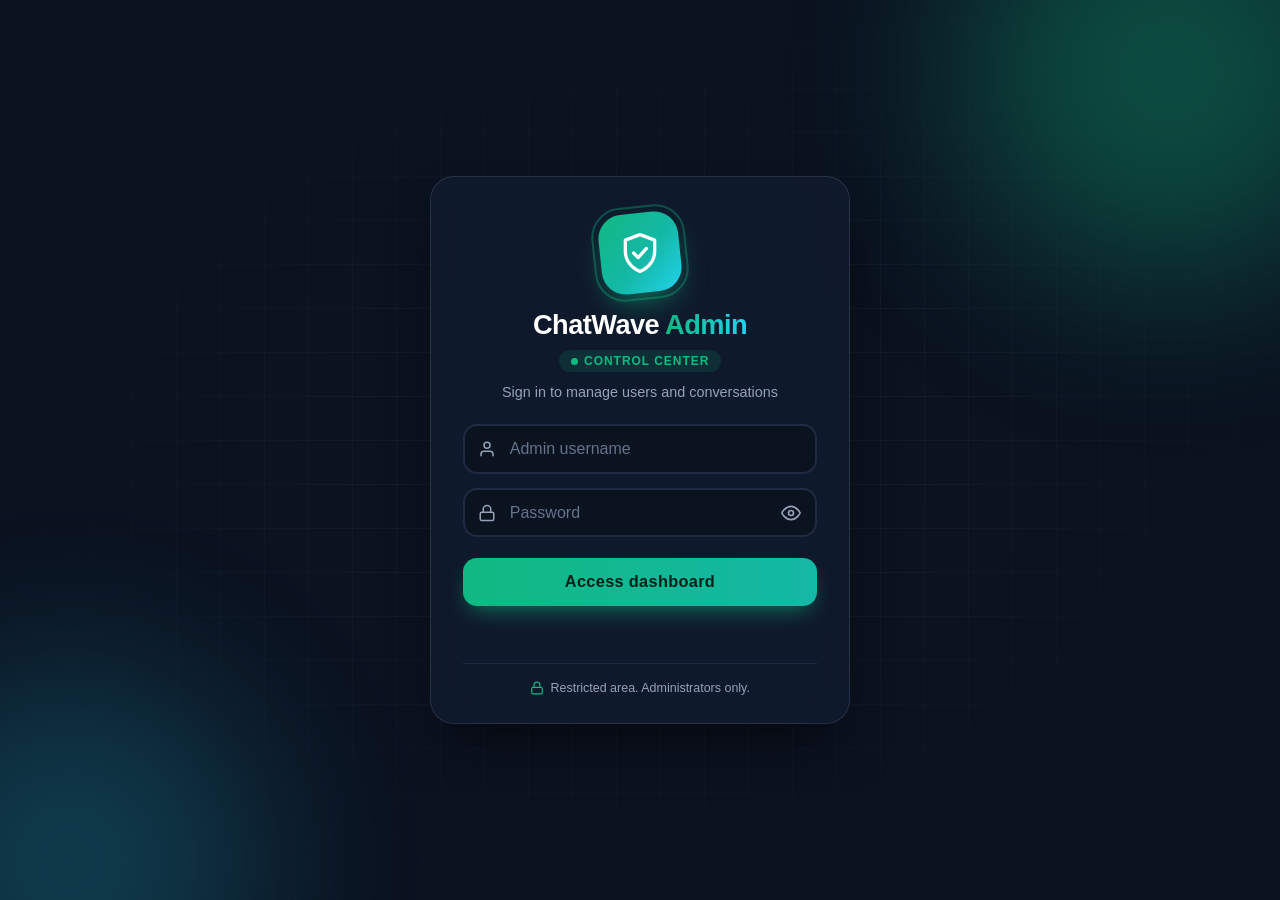
<file: admin/users.html>
<!DOCTYPE html>
<html lang="en">
<head>
    <meta charset="UTF-8">
    <meta name="viewport" content="width=device-width, initial-scale=1.0">
    <title>ChatWave Admin - Users</title>

    <style>
        :root {
            --emerald: #10b981;
            --teal: #14b8a6;
            --s900: #0b1220;
            --s800: #111b2e;
            --s700: #1e2b42;
            --s400: #94a3b8;
            --s200: #e2e8f0;
            --danger: #f87171;
        }

        * { margin: 0; padding: 0; box-sizing: border-box; }

        body {
            min-height: 100vh;
            background: var(--s900);
            color: var(--s200);
            font-family: 'Segoe UI', Tahoma, Geneva, Verdana, sans-serif;
        }

        button, input { font-family: inherit; }

        .wrap { max-width: 820px; margin: 0 auto; padding: 1.2rem 1rem 3rem; }

        .top { display: flex; align-items: center; justify-content: space-between; margin-bottom: 1rem; }
        .top a, .link-btn {
            color: var(--emerald);
            font-size: 0.88rem;
            font-weight: 700;
            text-decoration: none;
        }
        .top-right { display: flex; align-items: center; gap: 1rem; }
        .link-btn {
            padding: 0.3rem 0.8rem;
            border: 1px solid var(--s700);
            border-radius: 999px;
            background: transparent;
            color: var(--s400);
            cursor: pointer;
        }
        .link-btn:hover { color: #fff; border-color: var(--s400); }

        h1 { color: #fff; font-size: 1.6rem; font-weight: 800; letter-spacing: -0.02em; }
        .sub { margin: 0.3rem 0 1.2rem; color: var(--s400); font-size: 0.92rem; }

        .card {
            margin-bottom: 1.2rem;
            padding: 1.2rem;
            border: 1px solid var(--s700);
            border-radius: 18px;
            background: var(--s800);
        }
        .card h2 { margin-bottom: 0.9rem; color: #fff; font-size: 1.1rem; }

        .grid { display: grid; grid-template-columns: 1fr 1fr; gap: 0.8rem; }

        label.f { display: block; margin-bottom: 0.8rem; color: var(--s400); font-size: 0.8rem; font-weight: 700; }

        input[type="text"], input[type="email"], input[type="password"] {
            display: block;
            width: 100%;
            margin-top: 0.3rem;
            padding: 0.7rem 0.85rem;
            border: 2px solid var(--s700);
            border-radius: 12px;
            background: var(--s900);
            color: #fff;
            font-size: 1rem;
        }
        input:focus { outline: none; border-color: var(--emerald); }

        .pw { display: flex; gap: 0.5rem; margin-top: 0.3rem; }
        .pw input { margin-top: 0; flex: 1; min-width: 0; }

        .check { display: flex; align-items: center; gap: 0.6rem; margin: 0.2rem 0 1rem; color: var(--s200); font-size: 0.92rem; }
        .check input { width: 18px; height: 18px; accent-color: var(--emerald); }

        .btn {
            padding: 0.75rem 1.2rem;
            border: none;
            border-radius: 12px;
            background: linear-gradient(90deg, var(--emerald), var(--teal));
            color: #04211a;
            font-size: 0.95rem;
            font-weight: 800;
            cursor: pointer;
        }
        .btn:hover { filter: brightness(1.08); }
        .btn:disabled { opacity: 0.6; cursor: wait; }
        .btn.ghost { background: var(--s700); color: var(--s200); font-weight: 700; }
        .btn.sm { padding: 0.5rem 0.9rem; font-size: 0.82rem; }

        .result {
            margin-top: 1rem;
            padding: 1rem;
            border: 1px solid var(--emerald);
            border-radius: 14px;
            background: rgba(16, 185, 129, 0.1);
        }
        .result[hidden] { display: none; }
        .result b { color: #fff; }
        .result pre {
            margin: 0.6rem 0;
            padding: 0.7rem 0.9rem;
            border-radius: 10px;
            background: var(--s900);
            color: #fff;
            font-size: 0.95rem;
            overflow-x: auto;
        }
        .result small { display: block; margin-bottom: 0.7rem; color: var(--s400); }
        .result .row-btns { display: flex; gap: 0.5rem; }

        .toolbar { display: flex; align-items: center; justify-content: space-between; gap: 0.8rem; margin-bottom: 0.8rem; }
        .toolbar h2 { margin: 0; }
        .count { margin-left: 0.4rem; padding: 0.1rem 0.6rem; border-radius: 999px; background: var(--s700); color: var(--s400); font-size: 0.78rem; }
        #filter { width: 220px; max-width: 50%; margin-top: 0; padding: 0.55rem 0.8rem; font-size: 0.9rem; }

        .urow {
            display: flex;
            align-items: center;
            gap: 0.8rem;
            padding: 0.7rem 0;
            border-bottom: 1px solid var(--s700);
        }
        .urow:last-child { border-bottom: none; }
        .av {
            display: flex;
            align-items: center;
            justify-content: center;
            flex-shrink: 0;
            width: 40px;
            height: 40px;
            border-radius: 50%;
            color: #fff;
            font-weight: 700;
        }
        .u-info { flex: 1; min-width: 0; }
        .u-name { color: #fff; font-weight: 700; overflow-wrap: anywhere; }
        .u-mail { color: var(--s400); font-size: 0.82rem; overflow-wrap: anywhere; }
        .badges { display: flex; flex-wrap: wrap; gap: 0.35rem; margin-top: 0.3rem; }
        .badge { padding: 0.1rem 0.55rem; border-radius: 999px; font-size: 0.68rem; font-weight: 800; background: var(--s700); color: var(--s400); }
        .badge.admin { background: rgba(16, 185, 129, 0.18); color: var(--emerald); }
        .badge.bad { background: rgba(248, 113, 113, 0.16); color: var(--danger); }
        .badge.wait { background: rgba(250, 204, 21, 0.16); color: #facc15; }
        .empty { padding: 1.5rem; text-align: center; color: var(--s400); }

        .modal {
            position: fixed;
            inset: 0;
            z-index: 50;
            display: none;
            align-items: center;
            justify-content: center;
            padding: 1rem;
            background: rgba(2, 6, 23, 0.7);
        }
        .modal.open { display: flex; }
        .modal-card {
            width: 100%;
            max-width: 420px;
            padding: 1.4rem;
            border: 1px solid var(--s700);
            border-radius: 20px;
            background: var(--s800);
        }
        .modal-card h2 { margin-bottom: 0.3rem; color: #fff; font-size: 1.15rem; }
        .modal-card p { margin-bottom: 0.9rem; color: var(--s400); font-size: 0.88rem; }
        .modal-actions { display: flex; gap: 0.6rem; margin-top: 1rem; }
        .modal-actions .btn { flex: 1; }

        .toast {
            position: fixed;
            left: 50%;
            bottom: 1.5rem;
            z-index: 100;
            max-width: calc(100% - 2rem);
            padding: 0.8rem 1.2rem;
            border-radius: 14px;
            background: #fff;
            color: #0f172a;
            font-weight: 700;
            box-shadow: 0 16px 32px -12px rgba(0, 0, 0, 0.6);
            transform: translate(-50%, 140%);
            transition: transform 0.3s ease;
        }
        .toast.show { transform: translate(-50%, 0); }

        @media (max-width: 600px) {
            .grid { grid-template-columns: 1fr; }
            .toolbar { flex-direction: column; align-items: stretch; }
            #filter { width: 100%; max-width: none; }
            input[type="text"], input[type="email"], input[type="password"] { font-size: 16px; }
        }
    </style>
</head>
<body>
    <div class="wrap">
        <div class="top">
            <a href="dashboard.html">&larr; Dashboard</a>
            <div class="top-right">
                <a href="messages.html">Messages</a>
                <button type="button" class="link-btn" id="logout">Logout</button>
            </div>
        </div>

        <h1>Users</h1>
        <p class="sub">Add people directly, without the sign-up page, and reset passwords.</p>

        <!-- Add a user -->
        <section class="card">
            <h2>Add a user</h2>
            <form id="add-form" autocomplete="off">
                <div class="grid">
                    <label class="f">Username
                        <input type="text" id="nu-username" autocomplete="off" autocapitalize="none" spellcheck="false" required>
                    </label>
                    <label class="f">Email
                        <input type="email" id="nu-email" autocomplete="off" required>
                    </label>
                </div>

                <label class="f">Password (at least 8 characters)
                    <div class="pw">
                        <input type="password" id="nu-password" autocomplete="new-password" required>
                        <button type="button" class="btn ghost sm" id="nu-show">Show</button>
                        <button type="button" class="btn ghost sm" id="nu-generate">Generate</button>
                    </div>
                </label>

                <label class="check"><input type="checkbox" id="nu-admin"> Make this person an administrator</label>

                <button type="submit" class="btn" id="nu-submit">Create user</button>
            </form>

            <div class="result" id="result" hidden></div>
        </section>

        <!-- Everyone -->
        <section class="card">
            <div class="toolbar">
                <h2>Everyone <span class="count" id="count">0</span></h2>
                <input type="text" id="filter" placeholder="Search users..." autocomplete="off">
            </div>
            <div id="list"><div class="empty">Loading...</div></div>
        </section>
    </div>

    <!-- Reset password dialog -->
    <div class="modal" id="reset-modal">
        <div class="modal-card" role="dialog" aria-modal="true" aria-labelledby="rp-title">
            <h2 id="rp-title">Reset password</h2>
            <p>Set a new password for <b id="rp-name"></b>. Their old password stops working straight away.</p>
            <div class="pw">
                <input type="password" id="rp-password" autocomplete="new-password" placeholder="New password (8+ characters)">
                <button type="button" class="btn ghost sm" id="rp-generate">Generate</button>
            </div>
            <div class="modal-actions">
                <button type="button" class="btn ghost" id="rp-cancel">Cancel</button>
                <button type="button" class="btn" id="rp-save">Save password</button>
            </div>
        </div>
    </div>

    <div class="toast" id="toast" role="status"></div>

    <!-- config.js defines API_URL -->
    <script src="js/config.js"></script>
    <script>
    (function () {
        'use strict';

        const $ = (id) => document.getElementById(id);
        const ESC = { '&': '&amp;', '<': '&lt;', '>': '&gt;', '"': '&quot;', "'": '&#39;' };
        const esc = (s) => String(s == null ? '' : s).replace(/[&<>"']/g, (c) => ESC[c]);

        // ---------- Admin only ----------
        const token = localStorage.getItem('token');
        let me = null;
        try { me = JSON.parse(localStorage.getItem('user') || 'null'); } catch (e) { /* ignore */ }

        if (!token || !me || !me.is_admin || typeof API_URL === 'undefined') {
            window.location.href = 'index.html';
            return;
        }

        let users = [];
        let resetTarget = null;

        // ---------- Helpers ----------
        const COLORS = [['#10b981', '#14b8a6'], ['#06b6d4', '#3b82f6'], ['#8b5cf6', '#ec4899'],
                        ['#f59e0b', '#ef4444'], ['#22d3ee', '#6366f1'], ['#84cc16', '#10b981']];

        function grad(name) {
            let h = 0;
            const s = String(name || '');
            for (let i = 0; i < s.length; i++) h = (h * 31 + s.charCodeAt(i)) >>> 0;
            const c = COLORS[h % COLORS.length];
            return `linear-gradient(135deg, ${c[0]}, ${c[1]})`;
        }

        let toastTimer;
        function toast(text) {
            const el = $('toast');
            el.textContent = text;
            el.classList.add('show');
            clearTimeout(toastTimer);
            toastTimer = setTimeout(() => el.classList.remove('show'), 3500);
        }

        function logout() {
            ['token', 'user', 'admin_token', 'admin_user'].forEach((k) => localStorage.removeItem(k));
            window.location.href = 'index.html?logout=1';
        }

        // Returns { ok, status, data }, or null if the server could not be reached
        async function api(method, path, body) {
            try {
                const res = await fetch(API_URL + path, {
                    method: method,
                    headers: { 'Content-Type': 'application/json', 'Authorization': 'Bearer ' + token },
                    body: body ? JSON.stringify(body) : undefined
                });
                if (res.status === 401) { logout(); return null; }
                let data = null;
                try { data = await res.json(); } catch (e) { /* no body */ }
                return { ok: res.ok, status: res.status, data: data };
            } catch (e) {
                return null;
            }
        }

        function detailText(res, fallback) {
            const d = res && res.data && res.data.detail;
            if (typeof d === 'string') return d;
            if (Array.isArray(d)) return d.map((x) => x.msg).join('; ');
            return res ? fallback : 'Cannot reach the server. Please try again.';
        }

        function generatePassword() {
            const chars = 'ABCDEFGHJKLMNPQRSTUVWXYZabcdefghijkmnopqrstuvwxyz23456789';
            const bytes = new Uint32Array(14);
            crypto.getRandomValues(bytes);
            return Array.from(bytes, (b) => chars[b % chars.length]).join('');
        }

        function copyText(text, done) {
            if (navigator.clipboard && navigator.clipboard.writeText) {
                navigator.clipboard.writeText(text).then(done).catch(() => {});
                return;
            }
            const ta = document.createElement('textarea');
            ta.value = text;
            document.body.appendChild(ta);
            ta.select();
            try { document.execCommand('copy'); done(); } catch (e) { /* ignore */ }
            ta.remove();
        }

        // ---------- Result panel (shown once after creating a user or resetting a password) ----------
        function showResult(title, username, password) {
            const box = $('result');
            box.innerHTML = `
                <b>${esc(title)}</b>
                <pre>Username: ${esc(username)}\nPassword: ${esc(password)}</pre>
                <small>Share these details privately and ask the person to change the password after signing in. This is shown only now.</small>
                <div class="row-btns">
                    <button type="button" class="btn sm" id="res-copy">Copy details</button>
                    <button type="button" class="btn ghost sm" id="res-hide">Hide</button>
                </div>`;
            box.hidden = false;
            $('res-copy').addEventListener('click', () => {
                copyText(`Username: ${username}\nPassword: ${password}`, () => toast('Copied'));
            });
            $('res-hide').addEventListener('click', () => { box.hidden = true; box.innerHTML = ''; });
            box.scrollIntoView({ behavior: 'smooth', block: 'nearest' });
        }

        // ---------- Everyone ----------
        function render() {
            const q = $('filter').value.trim().toLowerCase();
            const list = users.filter((u) =>
                u.username.toLowerCase().includes(q) || (u.email || '').toLowerCase().includes(q));

            $('count').textContent = users.length;
            $('list').innerHTML = list.length ? list.map((u) => `
                <div class="urow">
                    <span class="av" style="background:${grad(u.username)}">${esc(u.username.charAt(0).toUpperCase())}</span>
                    <div class="u-info">
                        <div class="u-name">${esc(u.username)}</div>
                        <div class="u-mail">${esc(u.email)}</div>
                        <div class="badges">
                            ${u.is_admin ? '<span class="badge admin">Admin</span>' : ''}
                            ${u.is_active ? '' : '<span class="badge bad">Banned</span>'}
                            ${u.is_approved ? '' : '<span class="badge wait">Waiting for approval</span>'}
                        </div>
                    </div>
                    <button type="button" class="btn ghost sm" data-reset="${u.id}">Reset password</button>
                </div>`).join('') : '<div class="empty">No users found</div>';
        }

        async function load() {
            const res = await api('GET', '/api/admin-users/');
            if (res && res.ok) {
                users = res.data;
                render();
            } else {
                $('list').innerHTML = `<div class="empty">${esc(detailText(res, 'Could not load the users'))}</div>`;
            }
        }

        // ---------- Add a user ----------
        async function createUser(e) {
            e.preventDefault();
            const username = $('nu-username').value.trim();
            const email = $('nu-email').value.trim();
            const password = $('nu-password').value;
            const isAdmin = $('nu-admin').checked;

            if (!username || !email || !password) { toast('Fill in all the fields'); return; }
            if (isAdmin && !confirm('Make this person an administrator? They will have full access to this panel.')) return;

            const btn = $('nu-submit');
            btn.disabled = true;
            btn.textContent = 'Creating...';

            const res = await api('POST', '/api/admin-users/', {
                username: username, email: email, password: password, is_admin: isAdmin
            });

            btn.disabled = false;
            btn.textContent = 'Create user';

            if (res && res.ok) {
                showResult('User created', username, password);
                $('add-form').reset();
                $('nu-password').type = 'password';
                $('nu-show').textContent = 'Show';
                toast('User created');
                load();
            } else {
                toast(detailText(res, 'Could not create the user'));
            }
        }

        // ---------- Reset a password ----------
        function openReset(id) {
            const u = users.find((x) => x.id === id);
            if (!u) return;
            resetTarget = u;
            $('rp-name').textContent = u.username;
            $('rp-password').value = '';
            $('rp-password').type = 'password';
            $('reset-modal').classList.add('open');
            $('rp-password').focus();
        }

        function closeReset() {
            $('reset-modal').classList.remove('open');
            resetTarget = null;
        }

        async function saveReset() {
            if (!resetTarget) return;
            const password = $('rp-password').value;
            if (password.length < 8) { toast('The password must be at least 8 characters'); return; }

            const btn = $('rp-save');
            btn.disabled = true;
            const res = await api('PUT', `/api/admin-users/${resetTarget.id}/password`, { password: password });
            btn.disabled = false;

            if (res && res.ok) {
                const name = resetTarget.username;
                closeReset();
                showResult('Password reset', name, password);
                toast('Password updated');
            } else {
                toast(detailText(res, 'Could not reset the password'));
            }
        }

        // ---------- Wiring ----------
        $('logout').addEventListener('click', logout);
        $('add-form').addEventListener('submit', createUser);
        $('filter').addEventListener('input', render);

        $('nu-show').addEventListener('click', () => {
            const input = $('nu-password');
            const show = input.type === 'password';
            input.type = show ? 'text' : 'password';
            $('nu-show').textContent = show ? 'Hide' : 'Show';
        });
        $('nu-generate').addEventListener('click', () => {
            $('nu-password').value = generatePassword();
            $('nu-password').type = 'text';
            $('nu-show').textContent = 'Hide';
        });

        $('list').addEventListener('click', (e) => {
            const btn = e.target.closest('[data-reset]');
            if (btn) openReset(Number(btn.dataset.reset));
        });
        $('rp-generate').addEventListener('click', () => {
            $('rp-password').value = generatePassword();
            $('rp-password').type = 'text';
        });
        $('rp-cancel').addEventListener('click', closeReset);
        $('rp-save').addEventListener('click', saveReset);
        $('reset-modal').addEventListener('click', (e) => { if (e.target === $('reset-modal')) closeReset(); });
        document.addEventListener('keydown', (e) => { if (e.key === 'Escape') closeReset(); });

        load();
    })();
    </script>
</body>
</html>
</file>
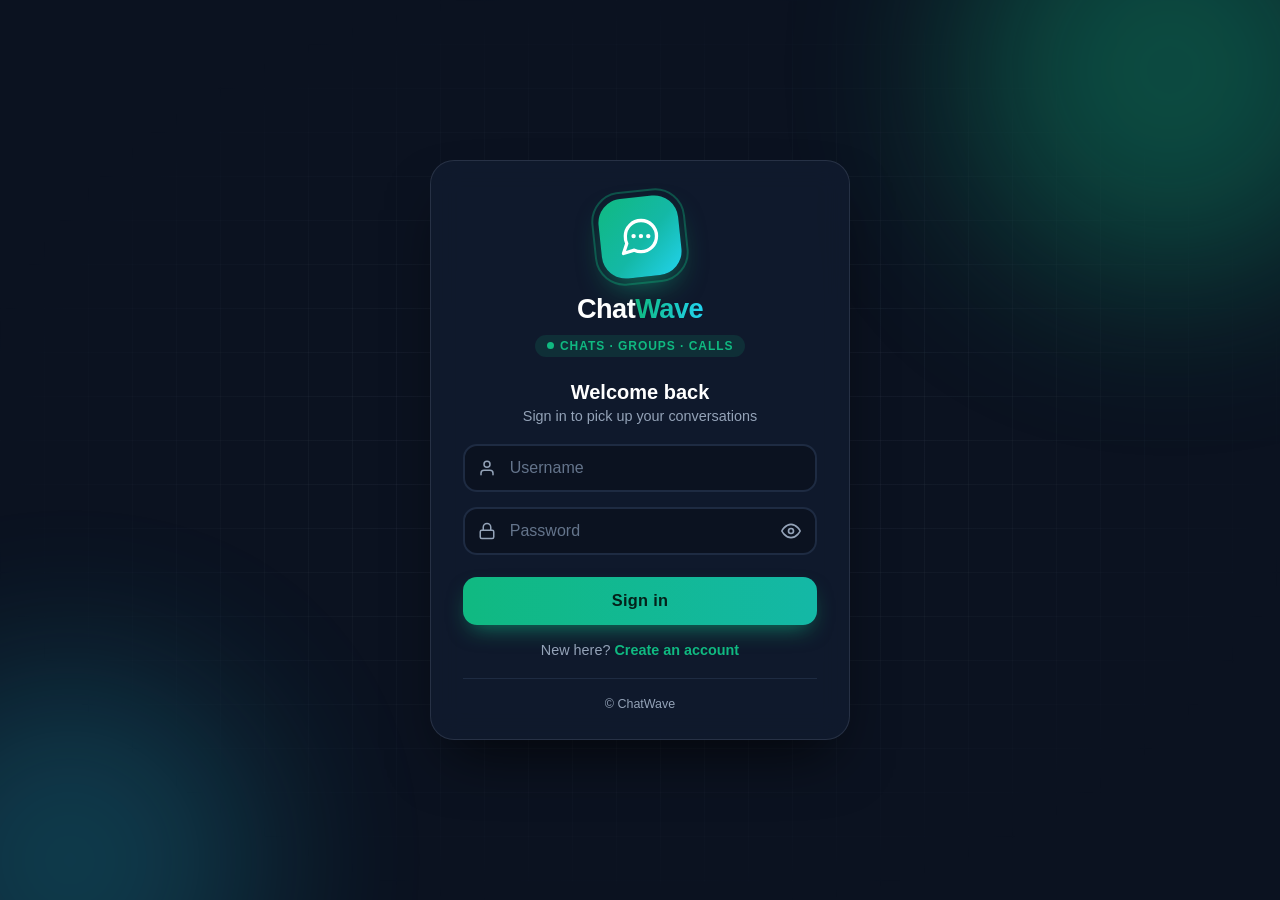
<file: frontend/chat.html>
<!DOCTYPE html>
<html lang="en">
<head>
    <meta charset="UTF-8">
    <meta name="viewport" content="width=device-width, initial-scale=1.0">
    <title>ChatWave - Messages</title>
    <link rel="icon" href="data:image/svg+xml,<svg xmlns='http://www.w3.org/2000/svg' viewBox='0 0 100 100'><circle cx='50' cy='50' r='50' fill='%233b82f6'/><text x='50' y='68' font-size='54' text-anchor='middle'>⚡</text></svg>">
    <link rel="stylesheet" href="css/styles.css?v=8">

    <style>
        /* Loaded after styles.css, so these rules override the old chat styles */
        :root {
            --cw-blue: #3b82f6;
            --cw-violet: #8b5cf6;
            --cw-grad: linear-gradient(135deg, #3b82f6 0%, #8b5cf6 100%);
            --cw-ink: #0f172a;
            --cw-muted: #64748b;
            --cw-line: #e8edf5;
        }

        body { background: #eef2f9; }

        .chat-app {
            background: #ffffff;
            max-width: 1400px;
            margin: 0 auto;
        }

        /* ================= AVATARS (shared) ================= */
        .user-avatar,
        .header-avatar,
        .my-avatar,
        .profile-preview {
            position: relative;
            display: flex;
            align-items: center;
            justify-content: center;
            color: #fff;
            font-weight: 700;
            flex-shrink: 0;
            background: var(--cw-grad);
        }

        .user-avatar img,
        .header-avatar img,
        .my-avatar img,
        .profile-preview img {
            position: absolute;
            inset: 0;
            width: 100%;
            height: 100%;
            object-fit: cover;
            border-radius: 50%;
        }

        /* ================= SIDEBAR ================= */
        .sidebar {
            width: 340px;
            background: #ffffff;
            border-right: 1px solid var(--cw-line);
        }

        .sidebar-header {
            padding: 1.25rem 1.25rem 1rem;
            border-bottom: none;
            background: var(--cw-grad);
            color: #fff;
        }

        .brand-row {
            display: flex;
            align-items: center;
            gap: 0.65rem;
            margin-bottom: 0.9rem;
        }

        .brand-logo {
            width: 38px;
            height: 38px;
            border-radius: 12px;
            background: rgba(255, 255, 255, 0.2);
            display: flex;
            align-items: center;
            justify-content: center;
        }

        .brand-logo svg { width: 22px; height: 22px; }

        .sidebar-header h2 {
            margin: 0;
            font-size: 1.3rem;
            font-weight: 800;
            letter-spacing: -0.02em;
            color: #fff;
        }

        .user-info {
            display: flex;
            align-items: center;
            justify-content: flex-start;
            gap: 0.65rem;
            background: rgba(255, 255, 255, 0.16);
            border-radius: 16px;
            padding: 0.45rem 0.5rem 0.45rem 0.5rem;
            color: #fff;
            font-weight: 600;
            font-size: 0.92rem;
        }

        .user-info #current-user {
            flex: 1;
            min-width: 0;
            overflow: hidden;
            text-overflow: ellipsis;
            white-space: nowrap;
        }

        .my-avatar {
            width: 40px;
            height: 40px;
            padding: 0;
            border: 2px solid rgba(255, 255, 255, 0.85);
            border-radius: 50%;
            cursor: pointer;
            transition: transform 0.15s;
        }

        .my-avatar:hover { transform: scale(1.06); }

        .my-avatar::after {
            content: "✎";
            position: absolute;
            right: -4px;
            bottom: -4px;
            width: 17px;
            height: 17px;
            border-radius: 50%;
            background: #fff;
            color: #4f46e5;
            font-size: 10px;
            line-height: 17px;
            text-align: center;
            box-shadow: 0 2px 6px rgba(0, 0, 0, 0.25);
        }

        .user-info .btn-small {
            background: rgba(255, 255, 255, 0.95);
            color: #4f46e5;
            border-radius: 10px;
            padding: 0.4rem 0.85rem;
            font-weight: 700;
            transition: transform 0.15s, background-color 0.2s;
        }

        .user-info .btn-small:hover { background: #fff; transform: translateY(-1px); }

        /* Search */
        .search-box {
            padding: 0.9rem 1rem;
            border-bottom: none;
        }

        .search-box input {
            width: 100%;
            padding: 0.7rem 1rem 0.7rem 2.6rem;
            border: 2px solid transparent;
            border-radius: 14px;
            background: #f1f5f9 url("data:image/svg+xml,%3Csvg xmlns='http://www.w3.org/2000/svg' viewBox='0 0 24 24' fill='none' stroke='%2394a3b8' stroke-width='2' stroke-linecap='round' stroke-linejoin='round'%3E%3Ccircle cx='11' cy='11' r='8'/%3E%3Cpath d='M21 21l-4.3-4.3'/%3E%3C/svg%3E") no-repeat 0.85rem center / 18px;
            font-size: 0.95rem;
            transition: border-color 0.2s, background-color 0.2s, box-shadow 0.2s;
        }

        .search-box input:focus {
            outline: none;
            background-color: #fff;
            border-color: var(--cw-blue);
            box-shadow: 0 0 0 4px rgba(59, 130, 246, 0.14);
        }

        /* Users list */
        .users-list { padding: 0.25rem 0.6rem 0.75rem; }

        .user-item {
            position: relative;
            padding: 0.7rem 0.8rem;
            margin-bottom: 0.2rem;
            border-radius: 16px;
            transition: background-color 0.2s, transform 0.15s;
        }

        .user-item:hover { background: #f5f7fc; }
        .user-item:active { transform: scale(0.99); }

        .user-item.active {
            background: linear-gradient(90deg, rgba(59, 130, 246, 0.12), rgba(139, 92, 246, 0.08));
        }

        .user-item.active::before {
            content: "";
            position: absolute;
            left: 0;
            top: 20%;
            bottom: 20%;
            width: 4px;
            border-radius: 4px;
            background: var(--cw-grad);
        }

        .user-avatar {
            width: 46px;
            height: 46px;
            margin-right: 0.85rem;
            border-radius: 50%;
            font-size: 1.1rem;
            box-shadow: 0 6px 14px -6px rgba(79, 70, 229, 0.55);
        }

        /* Green dot on online users */
        .user-item.is-online .user-avatar::after {
            content: "";
            position: absolute;
            right: -1px;
            bottom: -1px;
            width: 13px;
            height: 13px;
            border-radius: 50%;
            background: #22c55e;
            border: 2.5px solid #fff;
        }

        .user-name {
            font-size: 0.98rem;
            font-weight: 700;
            color: var(--cw-ink);
            margin-bottom: 0.1rem;
            overflow: hidden;
            text-overflow: ellipsis;
            white-space: nowrap;
        }

        .user-status { font-size: 0.78rem; color: var(--cw-muted); }
        .user-status.online { color: #16a34a; font-weight: 600; }

        /* ================= CHAT AREA ================= */
        .chat-main {
            min-width: 0;
            background-color: #f6f8fd;
            background-image:
                radial-gradient(circle at 20% 15%, rgba(59, 130, 246, 0.07) 0, transparent 40%),
                radial-gradient(circle at 85% 85%, rgba(139, 92, 246, 0.07) 0, transparent 40%);
        }

        .chat-header {
            display: flex;
            align-items: center;
            gap: 0.8rem;
            padding: 0.85rem 1.4rem;
            background: #ffffff;
            border-bottom: 1px solid var(--cw-line);
            box-shadow: 0 4px 14px -10px rgba(15, 23, 42, 0.25);
        }

        .chat-header h3 {
            margin: 0;
            font-size: 1.05rem;
            font-weight: 700;
            color: var(--cw-ink);
        }

        /* Clickable area (avatar + name) that opens the person's profile */
        .header-profile {
            display: flex;
            align-items: center;
            gap: 0.8rem;
            min-width: 0;
            padding: 0.25rem 0.6rem 0.25rem 0.25rem;
            margin: -0.25rem;
            border-radius: 14px;
            cursor: pointer;
            transition: background-color 0.2s;
        }

        .header-profile:hover,
        .header-profile:focus-visible { background: #f1f5f9; outline: none; }

        .chat-header-info { display: flex; flex-direction: column; min-width: 0; }
        .chat-header .user-status { font-size: 0.78rem; }

        .header-avatar {
            width: 42px;
            height: 42px;
            border-radius: 50%;
        }

        /* Messages */
        .messages-container {
            padding: 1.25rem 1.5rem;
            gap: 0.45rem;
            scroll-behavior: smooth;
        }

        .messages-container::-webkit-scrollbar,
        .users-list::-webkit-scrollbar { width: 8px; }
        .messages-container::-webkit-scrollbar-thumb,
        .users-list::-webkit-scrollbar-thumb { background: #cbd5e1; border-radius: 8px; }

        .empty-state {
            margin: auto;
            padding: 2rem 1rem;
            text-align: center;
            color: var(--cw-muted);
            font-size: 0.95rem;
        }

        .empty-state .empty-icon {
            width: 76px;
            height: 76px;
            margin: 0 auto 1rem;
            border-radius: 50%;
            background: var(--cw-grad);
            display: flex;
            align-items: center;
            justify-content: center;
            box-shadow: 0 14px 28px -10px rgba(99, 102, 241, 0.6);
        }

        .empty-state .empty-icon svg { width: 36px; height: 36px; }

        .message {
            max-width: 68%;
            padding: 0.6rem 0.95rem 0.4rem;
            border-radius: 20px;
            font-size: 0.97rem;
            line-height: 1.4;
            overflow-wrap: anywhere;
            animation: pop 0.22s ease;
        }

        @keyframes pop {
            from { opacity: 0; transform: translateY(8px) scale(0.97); }
            to   { opacity: 1; transform: translateY(0) scale(1); }
        }

        .message.sent {
            background: var(--cw-grad);
            color: #fff;
            border-bottom-right-radius: 6px;
            box-shadow: 0 8px 18px -10px rgba(79, 70, 229, 0.7);
        }

        .message.received {
            background: #ffffff;
            color: var(--cw-ink);
            border: 1px solid var(--cw-line);
            border-bottom-left-radius: 6px;
            box-shadow: 0 4px 12px -10px rgba(15, 23, 42, 0.35);
        }

        .message.flash { animation: flash 1.5s ease; }

        @keyframes flash {
            0%, 60% { box-shadow: 0 0 0 4px rgba(250, 204, 21, 0.75); }
            100%    { box-shadow: 0 0 0 0 rgba(250, 204, 21, 0); }
        }

        .message-meta {
            display: flex;
            align-items: center;
            justify-content: flex-end;
            gap: 0.35rem;
            margin-top: 0.15rem;
        }

        .message-time {
            font-size: 0.68rem;
            opacity: 0.7;
            text-align: right;
            margin-top: 0;
        }

        /* Reply button on each message */
        .reply-btn {
            width: 22px;
            height: 22px;
            padding: 0;
            border: none;
            border-radius: 50%;
            background: transparent;
            color: inherit;
            font-size: 0.95rem;
            line-height: 22px;
            text-align: center;
            cursor: pointer;
            opacity: 0;
            transition: opacity 0.15s, background-color 0.15s;
        }

        .message:hover .reply-btn,
        .reply-btn:focus-visible { opacity: 0.85; }

        .message.sent .reply-btn:hover { background: rgba(255, 255, 255, 0.25); }
        .message.received .reply-btn:hover { background: #eef2ff; }

        @media (hover: none) {
            .reply-btn { opacity: 0.55; }
        }

        /* Quoted message inside a bubble */
        .reply-quote {
            display: flex;
            flex-direction: column;
            gap: 0.1rem;
            margin: 0 0 0.4rem;
            padding: 0.35rem 0.6rem;
            border-left: 3px solid var(--cw-blue);
            border-radius: 10px;
            background: rgba(79, 70, 229, 0.08);
            cursor: pointer;
        }

        .message.sent .reply-quote {
            border-left-color: rgba(255, 255, 255, 0.85);
            background: rgba(255, 255, 255, 0.18);
        }

        .reply-quote-name {
            font-size: 0.72rem;
            font-weight: 700;
            color: var(--cw-blue);
        }

        .message.sent .reply-quote-name { color: #fff; }

        .reply-quote-text {
            display: -webkit-box;
            -webkit-line-clamp: 2;
            -webkit-box-orient: vertical;
            overflow: hidden;
            font-size: 0.82rem;
            opacity: 0.85;
        }

        /* Input bar */
        .message-input-area {
            padding: 0.8rem 1.25rem 1rem;
            background: #ffffff;
            border-top: 1px solid var(--cw-line);
        }

        .typing-indicator {
            min-height: 1.2rem;
            margin-bottom: 0.35rem;
            padding-left: 0.5rem;
            font-size: 0.82rem;
            font-style: italic;
            color: var(--cw-blue);
        }

        /* "Replying to ..." bar above the input */
        .reply-bar {
            display: none;
            align-items: center;
            gap: 0.6rem;
            margin-bottom: 0.55rem;
            padding: 0.45rem 0.6rem 0.45rem 0.8rem;
            border-left: 4px solid var(--cw-blue);
            border-radius: 12px;
            background: #eef2ff;
        }

        .reply-bar.show { display: flex; }

        .reply-bar-body { flex: 1; min-width: 0; display: flex; flex-direction: column; }

        .reply-bar-name {
            font-size: 0.78rem;
            font-weight: 700;
            color: var(--cw-blue);
        }

        .reply-bar-text {
            font-size: 0.85rem;
            color: var(--cw-muted);
            white-space: nowrap;
            overflow: hidden;
            text-overflow: ellipsis;
        }

        .reply-bar-close {
            width: 28px;
            height: 28px;
            border: none;
            border-radius: 50%;
            background: rgba(15, 23, 42, 0.07);
            color: var(--cw-muted);
            font-size: 1rem;
            cursor: pointer;
        }

        .reply-bar-close:hover { background: rgba(15, 23, 42, 0.14); }

        .input-wrapper {
            display: flex;
            align-items: center;
            gap: 0.6rem;
            padding: 0.3rem 0.3rem 0.3rem 1.1rem;
            border: 2px solid #e2e8f0;
            border-radius: 999px;
            background: #f8fafc;
            transition: border-color 0.2s, box-shadow 0.2s, background-color 0.2s;
        }

        .input-wrapper:focus-within {
            background: #fff;
            border-color: var(--cw-blue);
            box-shadow: 0 0 0 4px rgba(59, 130, 246, 0.14);
        }

        .input-wrapper input {
            flex: 1;
            min-width: 0;
            padding: 0.55rem 0;
            border: none;
            background: transparent;
            font-size: 1rem;
        }

        .input-wrapper input:focus { outline: none; border: none; }

        .btn-send {
            flex-shrink: 0;
            display: flex;
            align-items: center;
            justify-content: center;
            width: 44px;
            height: 44px;
            padding: 0;
            border-radius: 50%;
            background: var(--cw-grad);
            color: #fff;
            box-shadow: 0 8px 16px -8px rgba(79, 70, 229, 0.8);
            transition: transform 0.15s, filter 0.2s;
        }

        .btn-send:hover { filter: brightness(1.08); transform: scale(1.06); }
        .btn-send:active { transform: scale(0.96); }
        .btn-send svg { width: 20px; height: 20px; margin-left: 2px; }

        /* Notification toast */
        .notification {
            border-radius: 14px;
            background: var(--cw-ink);
            box-shadow: 0 16px 32px -12px rgba(15, 23, 42, 0.5);
            font-weight: 600;
        }

        /* ================= PROFILE CARD ================= */
        .modal-backdrop {
            position: fixed;
            inset: 0;
            z-index: 2000;
            display: none;
            align-items: center;
            justify-content: center;
            padding: 1rem;
            background: rgba(15, 23, 42, 0.6);
            backdrop-filter: blur(3px);
            -webkit-backdrop-filter: blur(3px);
        }

        .modal-backdrop.open { display: flex; }

        .profile-card {
            position: relative;
            width: 100%;
            max-width: 400px;
            max-height: calc(100vh - 2rem);
            max-height: calc(100dvh - 2rem);
            overflow-y: auto;
            border-radius: 26px;
            background: #ffffff;
            box-shadow: 0 30px 70px -20px rgba(0, 0, 0, 0.6);
            animation: pop 0.25s ease;
        }

        /* Gradient banner (its colors follow the person's name) */
        .profile-cover {
            position: relative;
            height: 120px;
            overflow: hidden;
        }

        .profile-cover::before,
        .profile-cover::after {
            content: "";
            position: absolute;
            border-radius: 50%;
            background: rgba(255, 255, 255, 0.16);
        }

        .profile-cover::before { width: 190px; height: 190px; top: -80px; right: -40px; }
        .profile-cover::after  { width: 120px; height: 120px; bottom: -60px; left: 30px; }

        .profile-close {
            position: absolute;
            top: 0.8rem;
            right: 0.8rem;
            z-index: 2;
            width: 34px;
            height: 34px;
            border: none;
            border-radius: 50%;
            background: rgba(255, 255, 255, 0.25);
            color: #fff;
            font-size: 1.3rem;
            line-height: 1;
            cursor: pointer;
            transition: background-color 0.2s;
        }

        .profile-close:hover { background: rgba(255, 255, 255, 0.4); }

        .profile-body {
            padding: 0 1.5rem 1.5rem;
            text-align: center;
        }

        .profile-avatar-wrap {
            position: relative;
            width: 112px;
            height: 112px;
            margin: -56px auto 0.8rem;
        }

        .profile-preview {
            width: 100%;
            height: 100%;
            border: 5px solid #fff;
            border-radius: 50%;
            font-size: 2.8rem;
            box-shadow: 0 12px 26px -10px rgba(15, 23, 42, 0.45);
        }

        .avatar-edit-btn {
            position: absolute;
            right: 0;
            bottom: 4px;
            display: flex;
            align-items: center;
            justify-content: center;
            width: 34px;
            height: 34px;
            padding: 0;
            border: 3px solid #fff;
            border-radius: 50%;
            background: var(--cw-grad);
            color: #fff;
            cursor: pointer;
            box-shadow: 0 6px 14px -6px rgba(79, 70, 229, 0.8);
            transition: transform 0.15s;
        }

        .avatar-edit-btn:hover { transform: scale(1.08); }
        .avatar-edit-btn svg { width: 16px; height: 16px; }

        .profile-name {
            margin: 0;
            font-size: 1.4rem;
            font-weight: 800;
            letter-spacing: -0.02em;
            color: var(--cw-ink);
            overflow-wrap: anywhere;
        }

        .profile-sub {
            display: flex;
            align-items: center;
            justify-content: center;
            flex-wrap: wrap;
            gap: 0.6rem;
            min-height: 1.6rem;
            margin-top: 0.4rem;
            font-size: 0.82rem;
            color: var(--cw-muted);
        }

        .status-pill {
            display: inline-flex;
            align-items: center;
            gap: 0.35rem;
            padding: 0.18rem 0.65rem;
            border-radius: 999px;
            background: #f1f5f9;
            color: var(--cw-muted);
            font-weight: 600;
        }

        .status-pill i {
            width: 8px;
            height: 8px;
            border-radius: 50%;
            background: #94a3b8;
        }

        .status-pill.online { background: #dcfce7; color: #15803d; }
        .status-pill.online i { background: #22c55e; }

        /* Small pill buttons under the name (your own profile only) */
        .photo-actions {
            display: flex;
            justify-content: center;
            gap: 0.5rem;
            margin-top: 0.9rem;
        }

        .chip-btn {
            padding: 0.38rem 0.9rem;
            border: 1px solid var(--cw-line);
            border-radius: 999px;
            background: #fff;
            color: #4338ca;
            font-size: 0.8rem;
            font-weight: 700;
            cursor: pointer;
            transition: background-color 0.2s;
        }

        .chip-btn:hover { background: #eef2ff; }
        .chip-btn.danger { color: #dc2626; }
        .chip-btn.danger:hover { background: #fef2f2; }

        .profile-section {
            margin-top: 1.25rem;
            padding: 1rem 1.1rem;
            border: 1px solid var(--cw-line);
            border-radius: 16px;
            background: #f8fafc;
            text-align: left;
        }

        .section-label {
            display: block;
            margin-bottom: 0.45rem;
            font-size: 0.7rem;
            font-weight: 800;
            letter-spacing: 0.09em;
            text-transform: uppercase;
            color: #94a3b8;
        }

        .bio-text {
            font-size: 0.95rem;
            line-height: 1.5;
            color: var(--cw-ink);
            white-space: pre-wrap;
            overflow-wrap: anywhere;
        }

        .bio-text.empty { color: #94a3b8; font-style: italic; }

        #bio-input {
            display: block;
            width: 100%;
            padding: 0.7rem 0.85rem;
            border: 2px solid #e2e8f0;
            border-radius: 12px;
            background: #fff;
            color: var(--cw-ink);
            font: inherit;
            font-size: 0.95rem;
            line-height: 1.45;
            resize: none;
            transition: border-color 0.2s, box-shadow 0.2s;
        }

        #bio-input:focus {
            outline: none;
            border-color: var(--cw-blue);
            box-shadow: 0 0 0 4px rgba(59, 130, 246, 0.14);
        }

        #bio-input:disabled { background: #f1f5f9; color: #94a3b8; }

        .bio-counter {
            margin-top: 0.3rem;
            text-align: right;
            font-size: 0.72rem;
            color: #94a3b8;
        }

        .bio-counter.near { color: #dc2626; }

        .profile-actions {
            display: flex;
            gap: 0.6rem;
            margin-top: 1.25rem;
        }

        .profile-actions .btn {
            flex: 1;
            width: auto;
            padding: 0.78rem;
            border-radius: 12px;
            font-size: 0.95rem;
        }

        .btn-ghost { background: #f1f5f9; color: var(--cw-muted); }
        .btn-ghost:hover { background: #e2e8f0; }

        .profile-card .btn-primary {
            background: var(--cw-grad);
            color: #fff;
            box-shadow: 0 10px 20px -10px rgba(79, 70, 229, 0.8);
        }

        .profile-card .btn-primary:hover { filter: brightness(1.08); }
        .profile-card .btn-primary:disabled { opacity: 0.7; cursor: wait; }

        /* Edit controls only on your own profile, "Send message" only on others' */
        .profile-card.is-other .only-self { display: none !important; }
        .profile-card.is-self .only-other { display: none !important; }

        /* ================= MOBILE ================= */
        .mobile-bar {
            display: none;
            align-items: center;
            gap: 0.75rem;
            padding: 0.7rem 1rem;
            background: var(--cw-grad);
            color: #fff;
            flex-shrink: 0;
        }

        .mobile-bar button {
            background: rgba(255, 255, 255, 0.22);
            color: #fff;
            border: none;
            border-radius: 10px;
            padding: 0.45rem 0.85rem;
            font-size: 0.92rem;
            font-weight: 700;
            cursor: pointer;
        }

        .mobile-bar .mobile-title {
            font-weight: 700;
            white-space: nowrap;
            overflow: hidden;
            text-overflow: ellipsis;
        }

        @media (max-width: 768px) {
            body { height: 100vh; height: 100dvh; }

            .chat-app {
                height: 100vh;
                height: 100dvh;
                overflow: hidden;
                position: relative;
            }

            .sidebar {
                position: static !important;
                transform: none !important;
                display: flex;
                flex-direction: column;
                width: 100%;
                height: 100%;
                border-right: none;
            }

            .chat-main {
                display: none;
                width: 100%;
                height: 100%;
                min-height: 0;
            }

            .chat-app.chat-open .sidebar { display: none; }
            .chat-app.chat-open .chat-main { display: flex; flex-direction: column; }

            .mobile-bar { display: flex; }

            .messages-container { flex: 1; min-height: 0; overflow-y: auto; padding: 1rem; }
            .message { max-width: 82%; }
            .message-input-area { padding: 0.65rem 0.85rem 0.85rem; flex-shrink: 0; }

            /* 16px stops iOS from zooming in when an input is tapped */
            .search-box input,
            .input-wrapper input,
            #bio-input { font-size: 16px; }

            .notification { left: 10px; right: 10px; top: 10px; }

            .profile-cover { height: 100px; }
            .profile-body { padding: 0 1.1rem 1.25rem; }
        }

        @media (prefers-reduced-motion: reduce) {
            .message, .profile-card, .message.flash { animation: none; }
        }
    </style>
    <link rel="stylesheet" href="css/features.css?v=1">
    <link rel="manifest" href="manifest.json">
    <meta name="theme-color" content="#0b1220">
    <meta name="mobile-web-app-capable" content="yes">
    <meta name="apple-mobile-web-app-capable" content="yes">
    <meta name="apple-mobile-web-app-status-bar-style" content="black-translucent">
    <meta name="apple-mobile-web-app-title" content="ChatWave">
    <link rel="apple-touch-icon" href="icons/apple-touch-icon.png">
</head>
<body>
    <div class="chat-app" id="chat-app">

        <!-- Sidebar: list of users -->
        <aside class="sidebar">
            <div class="sidebar-header">
                <div class="brand-row">
                    <div class="brand-logo" aria-hidden="true">
                        <svg viewBox="0 0 48 48" xmlns="http://www.w3.org/2000/svg">
                            <path d="M10 8h28a4 4 0 0 1 4 4v18a4 4 0 0 1-4 4H22l-8 7v-7h-4a4 4 0 0 1-4-4V12a4 4 0 0 1 4-4z" fill="#ffffff"/>
                            <path d="M26 14l-8 10h6l-2 8 9-11h-6z" fill="#6366f1"/>
                        </svg>
                    </div>
                    <h2>ChatWave</h2>
                </div>
                <div class="user-info">
                    <button type="button" class="my-avatar" id="my-avatar"
                            onclick="openProfile()" title="Edit your profile"
                            aria-label="Edit your profile"></button>
                    <span id="current-user">Loading...</span>
                    <button onclick="logout()" class="btn btn-small">Logout</button>
                </div>
            </div>

            <div class="search-box">
                <input type="text" id="user-search" placeholder="Search people..."
                       oninput="filterUsers()" onfocus="loadUsers()">
            </div>

            <div class="users-list" id="users-list">
                <!-- Users populated by JS -->
            </div>
        </aside>

        <!-- Chat area -->
        <main class="chat-main">
            <!-- Mobile navigation bar -->
            <div class="mobile-bar">
                <button onclick="showSidebar()" aria-label="Back to users">&larr; Users</button>
                <span class="mobile-title" id="mobile-chat-title">Chat</span>
            </div>

            <div class="chat-header" id="chat-header">
                <h3>Select a user to start chatting</h3>
            </div>

            <div class="messages-container" id="messages-container">
                <div class="empty-state">
                    <div class="empty-icon">
                        <svg viewBox="0 0 48 48" xmlns="http://www.w3.org/2000/svg">
                            <path d="M10 8h28a4 4 0 0 1 4 4v18a4 4 0 0 1-4 4H22l-8 7v-7h-4a4 4 0 0 1-4-4V12a4 4 0 0 1 4-4z" fill="#ffffff"/>
                            <path d="M26 14l-8 10h6l-2 8 9-11h-6z" fill="#6366f1"/>
                        </svg>
                    </div>
                    <strong>Your conversations live here</strong><br>
                    Pick someone from the list to start chatting
                </div>
            </div>

            <div class="message-input-area" id="message-input-area" style="display: none;">
                <div class="typing-indicator" id="typing-indicator"></div>

                <!-- Shown while replying to a specific message -->
                <div class="reply-bar" id="reply-bar">
                    <div class="reply-bar-body">
                        <span class="reply-bar-name" id="reply-bar-name"></span>
                        <span class="reply-bar-text" id="reply-bar-text"></span>
                    </div>
                    <button type="button" class="reply-bar-close" onclick="cancelReply()"
                            aria-label="Cancel reply">&times;</button>
                </div>

                <div class="input-wrapper">
                    <input
                        type="text"
                        id="message-input"
                        placeholder="Type a message..."
                        autocomplete="off"
                        onkeydown="handleKeyPress(event)"
                        oninput="handleTyping()"
                    >
                    <button onclick="sendMessage()" class="btn btn-send" aria-label="Send message">
                        <svg viewBox="0 0 24 24" fill="none" stroke="currentColor" stroke-width="2.2"
                             stroke-linecap="round" stroke-linejoin="round">
                            <path d="M22 2L11 13"/><path d="M22 2l-7 20-4-9-9-4 20-7z"/>
                        </svg>
                    </button>
                </div>
            </div>
        </main>
    </div>

    <!-- Profile card: editable for you, read-only for everyone else -->
    <div class="modal-backdrop" id="profile-modal" onclick="if (event.target === this) closeProfile()">
        <div class="profile-card is-self" id="profile-card" role="dialog" aria-modal="true" aria-labelledby="profile-name">

            <div class="profile-cover" id="profile-cover">
                <button type="button" class="profile-close" onclick="closeProfile()" aria-label="Close">&times;</button>
            </div>

            <div class="profile-body">
                <div class="profile-avatar-wrap">
                    <div class="profile-preview" id="profile-preview"></div>
                    <button type="button" class="avatar-edit-btn only-self"
                            onclick="document.getElementById('photo-input').click()"
                            aria-label="Change profile photo">
                        <svg viewBox="0 0 24 24" fill="none" stroke="currentColor" stroke-width="2"
                             stroke-linecap="round" stroke-linejoin="round">
                            <path d="M23 19a2 2 0 0 1-2 2H3a2 2 0 0 1-2-2V8a2 2 0 0 1 2-2h4l2-3h6l2 3h4a2 2 0 0 1 2 2z"/>
                            <circle cx="12" cy="13" r="4"/>
                        </svg>
                    </button>
                </div>

                <h3 class="profile-name" id="profile-name"></h3>
                <div class="profile-sub" id="profile-sub"></div>

                <input type="file" id="photo-input" accept="image/*" hidden onchange="handlePhotoSelected(event)">

                <div class="photo-actions only-self">
                    <button type="button" class="chip-btn" onclick="document.getElementById('photo-input').click()">Change photo</button>
                    <button type="button" class="chip-btn danger" id="remove-photo-btn" onclick="removeProfilePhoto()">Remove photo</button>
                </div>

                <!-- Someone else's profile: read-only bio -->
                <div class="profile-section only-other">
                    <span class="section-label">About</span>
                    <p class="bio-text empty" id="bio-text">Loading...</p>
                </div>

                <!-- Your profile: editable bio -->
                <div class="profile-section only-self">
                    <label class="section-label" for="bio-input">About you</label>
                    <textarea id="bio-input" rows="3" maxlength="200"
                              placeholder="Write a short bio, for example what you do or what you like to talk about"
                              oninput="updateBioCount()" disabled></textarea>
                    <div class="bio-counter"><span id="bio-count">0</span>/200</div>
                </div>

                <div class="profile-actions only-self">
                    <button type="button" class="btn btn-ghost" onclick="closeProfile()">Cancel</button>
                    <button type="button" class="btn btn-primary" id="save-profile-btn" onclick="saveProfile()">Save changes</button>
                </div>

                <div class="profile-actions only-other">
                    <button type="button" class="btn btn-primary" onclick="messageFromProfile()">Send message</button>
                </div>
            </div>
        </div>
    </div>

    <!-- Notification toast -->
    <div id="notification" class="notification"></div>

    <!-- Order matters: config.js defines API_URL and WS_URL, api.js defines apiGet/apiPost/apiPut/apiDelete/logout -->
    <script src="js/config.js"></script>
    <script src="js/api.js"></script>
    <script src="js/chat.js"></script>
    <script src="js/status.js"></script>
    <script src="js/unread.js"></script>
    <script src="js/phone.js"></script>
    <script src="js/email.js"></script>
    <script src="js/groups.js"></script>
    <script src="js/voice.js"></script>
    <script src="js/files.js"></script>
    <script src="js/lastseen.js"></script>
    <script src="js/ice.js"></script>
    <script src="js/calls.js?v=4"></script>
    <script src="js/wallpaper.js?v=2"></script>
    <script src="js/ai.js?v=1"></script>
    <script src="js/pwa.js"></script>
</body>
</html>
</file>
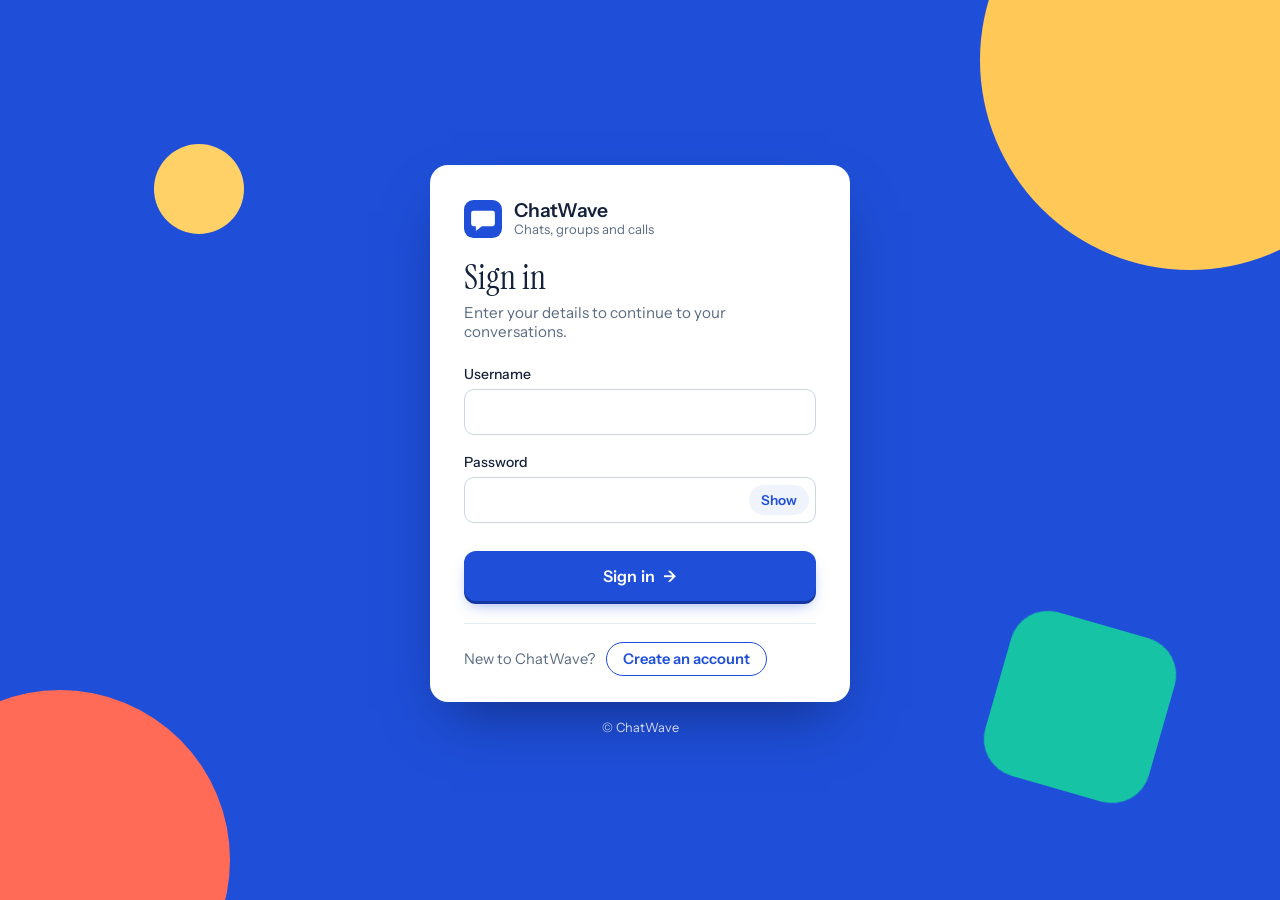
<file: frontend/index.backup.html>
<!DOCTYPE html>
<html lang="en">
<head>
    <meta charset="UTF-8">
    <meta name="viewport" content="width=device-width, initial-scale=1.0">
    <title>ChatWave - Sign in</title>
    <link rel="icon" href="data:image/svg+xml,<svg xmlns='http://www.w3.org/2000/svg' viewBox='0 0 32 32'><rect width='32' height='32' rx='7' fill='%232457c5'/><path d='M8 9h16a2 2 0 0 1 2 2v9a2 2 0 0 1-2 2H15l-5 4v-4H8a2 2 0 0 1-2-2v-9a2 2 0 0 1 2-2z' fill='white'/></svg>">
    <link rel="preconnect" href="https://fonts.googleapis.com">
    <link rel="preconnect" href="https://fonts.gstatic.com" crossorigin>
    <link href="https://fonts.googleapis.com/css2?family=Instrument+Sans:wght@400;500;600&family=Instrument+Serif&display=swap" rel="stylesheet">
    <link rel="stylesheet" href="css/styles.css?v=5">

    <style>
        :root {
            --ink: #14213a; --muted: #5b6b82; --line: #cdd6e4;
            --accent: #1f4fd8; --accent-dark: #1840b3; --danger: #b42318;
        }
        * { box-sizing: border-box; }
        html, body { margin: 0; }
        body { font-family: 'Instrument Sans', system-ui, -apple-system, 'Segoe UI', sans-serif;
            color: var(--ink); background: #1f4fd8; overflow-x: hidden; }
        .hidden { display: none !important; }

        /* ---------- Colourful page ---------- */
        .shape { position: fixed; pointer-events: none; }
        .shape.s1 { width: 420px; height: 420px; border-radius: 50%; background: #ffc857; top: -150px; right: -120px; }
        .shape.s2 { width: 340px; height: 340px; border-radius: 50%; background: #ff6b57; bottom: -130px; left: -110px; }
        .shape.s3 { width: 170px; height: 170px; border-radius: 38px; background: #17c3a5; right: 9%; bottom: 12%; transform: rotate(16deg); }
        .shape.s4 { width: 90px; height: 90px; border-radius: 50%; background: #ffd166; left: 12%; top: 16%; }

        .page { position: relative; z-index: 1; min-height: 100vh; min-height: 100dvh; display: flex;
            flex-direction: column; align-items: center; justify-content: center; padding: 28px 16px; }

        /* ---------- Card ---------- */
        .auth-card { width: 100%; max-width: 420px; background: #fff; border-radius: 18px; padding: 34px 34px 26px;
            box-shadow: 0 28px 56px -20px rgba(6, 20, 66, .55); }

        .brand { display: flex; align-items: center; gap: 12px; margin-bottom: 22px; }
        .brand svg { width: 38px; height: 38px; flex-shrink: 0; }
        .brand-name { font-weight: 600; font-size: 1.2rem; line-height: 1.2; }
        .brand-name small { display: block; font-weight: 400; font-size: .82rem; color: var(--muted); }

        .form-section { animation: none; }
        .form-section h2 { margin: 0 0 6px; font-family: 'Instrument Serif', Georgia, serif; font-weight: 400;
            font-size: 2.1rem; line-height: 1.1; text-align: left; color: var(--ink); }
        .form-hint { margin: 0 0 24px; color: var(--muted); font-size: .95rem; text-align: left; }

        .field { margin-bottom: 18px; }
        .field label { display: block; margin-bottom: 6px; font-size: .875rem; font-weight: 500; }
        .field input { width: 100%; height: 46px; padding: 0 14px; border: 1px solid var(--line); border-radius: 10px;
            font: inherit; font-size: 1rem; color: var(--ink); background: #fff; box-shadow: none;
            transition: border-color .15s, box-shadow .15s; }
        .field input:hover { border-color: #aebbd0; }
        .field input:focus { outline: none; border-color: var(--accent); box-shadow: 0 0 0 3px rgba(31, 79, 216, .2); }
        .field-help { margin: 6px 0 0; font-size: .8rem; color: var(--muted); }

        .pw { position: relative; }
        .pw input { padding-right: 70px; }
        .toggle-password { position: absolute; top: 50%; right: 7px; transform: translateY(-50%); height: 32px;
            padding: 0 10px; border: 0; border-radius: 7px; background: transparent; color: var(--accent);
            font: inherit; font-size: .85rem; font-weight: 500; cursor: pointer; }
        .toggle-password:hover { background: #eef3fc; }
        .toggle-password:focus-visible { outline: 2px solid var(--accent); }

        .auth-card .btn-primary { width: 100%; height: 48px; margin-top: 8px; border: 0; border-radius: 10px;
            background: var(--accent); color: #fff; font: inherit; font-size: 1rem; font-weight: 600; cursor: pointer;
            box-shadow: none; transform: none; filter: none; transition: background .15s; }
        .auth-card .btn-primary:hover { background: var(--accent-dark); transform: none; filter: none; }
        .auth-card .btn-primary:focus-visible { outline: 3px solid rgba(31, 79, 216, .35); outline-offset: 2px; }
        .auth-card .btn-primary:disabled { opacity: .65; cursor: wait; }

        .toggle-text { margin: 22px 0 0; padding-top: 18px; border-top: 1px solid #e8edf4; font-size: .92rem;
            color: var(--muted); text-align: left; }
        .toggle-text a { color: var(--accent); font-weight: 600; text-decoration: none; }
        .toggle-text a:hover { text-decoration: underline; }

        #error-message:empty { display: none; }
        #error-message { margin-top: 16px; padding: 10px 14px; font-size: .9rem; color: var(--danger);
            background: #fdecea; border-left: 3px solid var(--danger); border-radius: 6px; text-align: left; }

        .page-footer { margin: 18px 0 0; font-size: .8rem; color: rgba(255, 255, 255, .8); }

        @media (max-width: 520px) {
            .auth-card { padding: 26px 22px 22px; border-radius: 16px; }
            .shape.s1 { width: 280px; height: 280px; top: -110px; right: -100px; }
            .shape.s2 { width: 240px; height: 240px; bottom: -100px; left: -90px; }
            .shape.s3, .shape.s4 { display: none; }
            .field input { font-size: 16px; }
        }
    
        /* ---------- Button polish ---------- */
        .auth-card .btn-primary {
            height: 50px; margin-top: 10px; border-radius: 12px; letter-spacing: .01em;
            background: var(--accent); color: #fff;
            box-shadow: 0 3px 0 #1537a0, 0 8px 16px -6px rgba(31, 79, 216, .55);
            transition: background .15s, transform .12s, box-shadow .12s;
        }
        .auth-card .btn-primary:hover { background: #2b5fe6; transform: translateY(-1px);
            box-shadow: 0 4px 0 #1537a0, 0 12px 20px -6px rgba(31, 79, 216, .6); }
        .auth-card .btn-primary:active { background: var(--accent-dark); transform: translateY(2px);
            box-shadow: 0 1px 0 #1537a0, 0 4px 8px -4px rgba(31, 79, 216, .5); }
        .auth-card .btn-primary:not(:disabled)::after { content: "\2192"; display: inline-block; margin-left: 8px;
            transition: transform .15s; }
        .auth-card .btn-primary:not(:disabled):hover::after { transform: translateX(4px); }
        .auth-card .btn-primary:disabled { opacity: .85; transform: none; box-shadow: 0 3px 0 #1537a0; }
        .auth-card .btn-primary:disabled::after { content: ""; display: inline-block; width: 15px; height: 15px;
            margin-left: 10px; vertical-align: -2px; border: 2px solid rgba(255, 255, 255, .4);
            border-top-color: #fff; border-radius: 50%; animation: btn-spin .7s linear infinite; }
        @keyframes btn-spin { to { transform: rotate(360deg); } }

        .toggle-password { height: 30px; padding: 0 12px; border-radius: 999px; background: #eef3fc;
            color: var(--accent); font-weight: 600; transition: background .15s, color .15s; }
        .toggle-password:hover { background: var(--accent); color: #fff; }

        .toggle-text a { display: inline-block; margin-left: 8px; padding: 7px 16px; border: 1.5px solid var(--accent);
            border-radius: 999px; font-weight: 600; transition: background .15s, color .15s; }
        .toggle-text a:hover { background: var(--accent); color: #fff; text-decoration: none; }
        .toggle-text a:focus-visible { outline: 3px solid rgba(31, 79, 216, .35); outline-offset: 2px; }

        @media (prefers-reduced-motion: reduce) {
            .auth-card .btn-primary, .auth-card .btn-primary::after { transition: none; }
            .auth-card .btn-primary:disabled::after { animation: none; }
        }
    </style>
</head>
<body>
    <div class="shape s1"></div><div class="shape s2"></div><div class="shape s3"></div><div class="shape s4"></div>

    <div class="page">
        <div class="auth-card">

            <div class="brand">
                <svg viewBox="0 0 32 32" aria-hidden="true">
                    <rect width="32" height="32" rx="8" fill="#1f4fd8"/>
                    <path d="M8 9h16a2 2 0 0 1 2 2v9a2 2 0 0 1-2 2H15l-5 4v-4H8a2 2 0 0 1-2-2v-9a2 2 0 0 1 2-2z" fill="#fff"/>
                </svg>
                <div class="brand-name">ChatWave<small>Chats, groups and calls</small></div>
            </div>

            <!-- Login Form -->
            <div id="login-form" class="form-section">
                <h2>Sign in</h2>
                <p class="form-hint">Enter your details to continue to your conversations.</p>
                <form id="loginForm">
                    <div class="field">
                        <label for="login-username">Username</label>
                        <input type="text" id="login-username" autocomplete="username" autocapitalize="none" required>
                    </div>
                    <div class="field">
                        <label for="login-password">Password</label>
                        <div class="pw">
                            <input type="password" id="login-password" autocomplete="current-password" required>
                            <button type="button" class="toggle-password" data-target="login-password" aria-label="Show password">Show</button>
                        </div>
                    </div>
                    <button type="submit" class="btn btn-primary">Sign in</button>
                    <p class="toggle-text">New to ChatWave? <a href="#" onclick="toggleForms(); return false;">Create an account</a></p>
                </form>
            </div>

            <!-- Register Form -->
            <div id="register-form" class="form-section hidden">
                <h2>Create an account</h2>
                <p class="form-hint">Choose a username and password to get started.</p>
                <form id="registerForm">
                    <div class="field">
                        <label for="reg-username">Username</label>
                        <input type="text" id="reg-username" autocomplete="username" autocapitalize="none" required minlength="3">
                        <p class="field-help">At least 3 characters.</p>
                    </div>
                    <div class="field">
                        <label for="reg-email">Email address</label>
                        <input type="email" id="reg-email" autocomplete="email" required>
                    </div>
                    <div class="field">
                        <label for="reg-phone">Phone number</label>
                        <input type="tel" id="reg-phone" autocomplete="tel" inputmode="tel" placeholder="+254 712 345 678" required>
                        <p class="field-help">Include your country code. Other users never see it; only site administrators can.</p>
                    </div>
                    <div class="field">
                        <label for="reg-password">Password</label>
                        <div class="pw">
                            <input type="password" id="reg-password" autocomplete="new-password" required minlength="6">
                            <button type="button" class="toggle-password" data-target="reg-password" aria-label="Show password">Show</button>
                        </div>
                        <p class="field-help">At least 6 characters.</p>
                    </div>
                    <button type="submit" class="btn btn-primary">Create account</button>
                    <p class="toggle-text">Already have an account? <a href="#" onclick="toggleForms(); return false;">Sign in</a></p>
                </form>
            </div>

            <div id="error-message" class="error-message"></div>
        </div>
        <p class="page-footer">&copy; ChatWave</p>
    </div>

    <!-- config.js must load first: it defines API_URL and WS_URL -->
    <script src="js/config.js"></script>
    <script>fetch(API_URL + '/health/db').catch(function () {});</script>
    <script src="js/auth.js"></script>

    <!-- Show / hide password -->
    <script>
        document.querySelectorAll('.toggle-password').forEach(function (btn) {
            btn.addEventListener('click', function () {
                var input = document.getElementById(btn.dataset.target);
                if (!input) return;
                var show = input.type === 'password';
                input.type = show ? 'text' : 'password';
                btn.textContent = show ? 'Hide' : 'Show';
                btn.setAttribute('aria-label', show ? 'Hide password' : 'Show password');
                input.focus();
            });
        });
    </script>
</body>
</html>
</file>
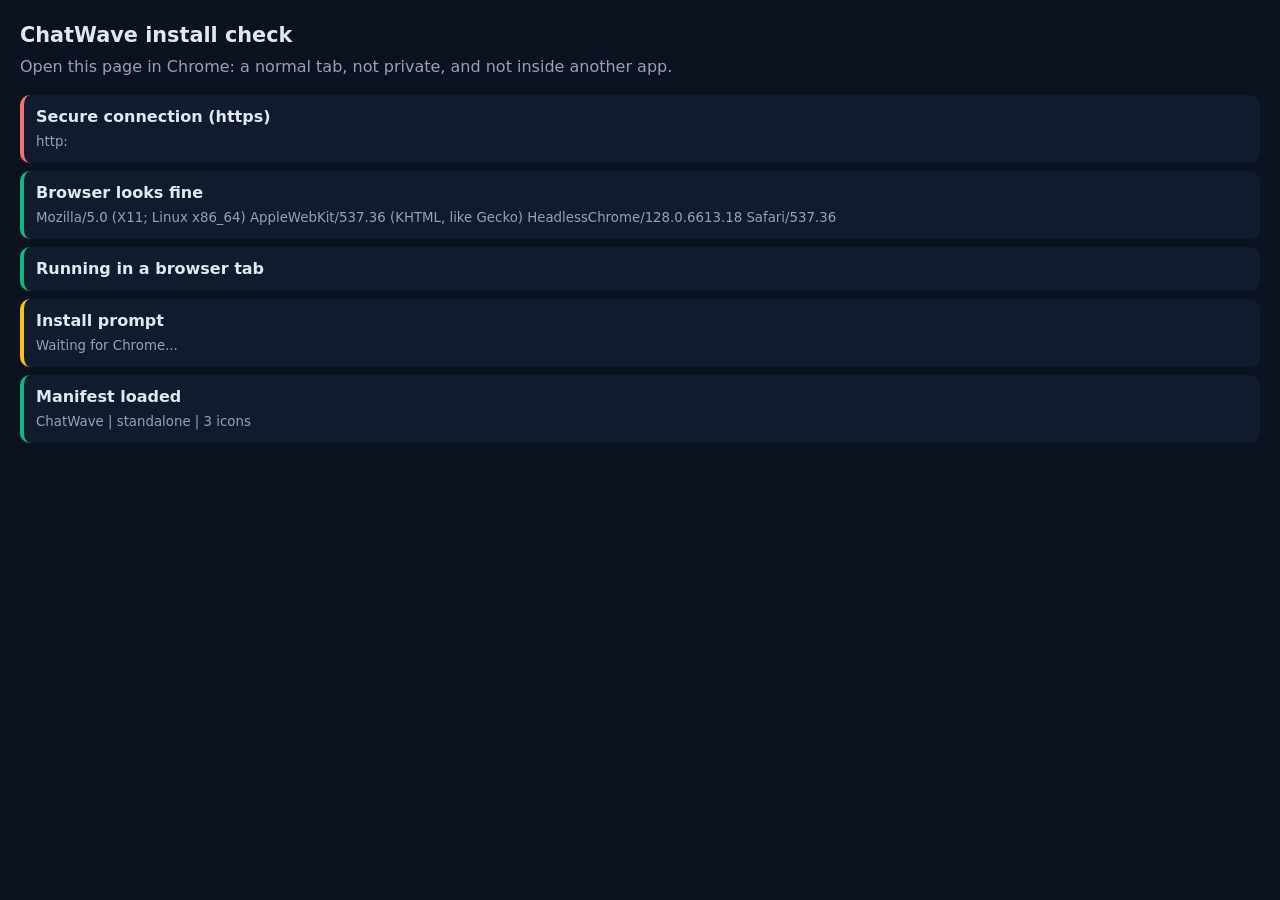
<file: frontend/pwa-check.html>
<!DOCTYPE html>
<html lang="en">
<head>
<meta charset="UTF-8">
<meta name="viewport" content="width=device-width, initial-scale=1">
<title>ChatWave install check</title>
<link rel="manifest" href="manifest.json">
<meta name="theme-color" content="#0b1220">
<style>
body{font-family:system-ui,sans-serif;margin:0;padding:20px;background:#0b1220;color:#e2e8f0;line-height:1.5}
h1{font-size:1.3rem;margin:0 0 4px} p{color:#94a3b8;margin:0 0 16px}
.row{padding:10px 12px;margin-bottom:8px;border-radius:10px;background:#111b2e;border-left:4px solid #64748b}
.row.ok{border-color:#10b981}.row.bad{border-color:#f87171}.row.warn{border-color:#fbbf24}
.row b{display:block}.row small{color:#94a3b8;word-break:break-word}
button{margin-top:10px;width:100%;padding:14px;border:0;border-radius:12px;background:#10b981;color:#04211a;font-size:1rem;font-weight:700}
button[hidden]{display:none}
</style>
</head>
<body>
<h1>ChatWave install check</h1>
<p>Open this page in Chrome: a normal tab, not private, and not inside another app.</p>
<div id="out"></div>
<button id="install" hidden>Install ChatWave</button>
<script>
(function () {
  var out = document.getElementById('out'), btn = document.getElementById('install'), deferred = null, rows = {};
  function set(id, state, title, detail) {
    var el = rows[id];
    if (!el) { el = document.createElement('div'); rows[id] = el; out.appendChild(el); }
    el.className = 'row ' + state;
    el.innerHTML = '<b>' + title + '</b><small>' + (detail || '') + '</small>';
  }
  var ua = navigator.userAgent;
  set('https', location.protocol === 'https:' ? 'ok' : 'bad', 'Secure connection (https)', location.protocol);
  var inApp = /FBAN|FBAV|Instagram|WhatsApp|Line\/|MiuiBrowser|OPR\/|OperaMini|; wv\)/i.test(ua);
  set('browser', inApp ? 'bad' : 'ok', inApp ? 'This looks like an in-app or limited browser' : 'Browser looks fine', ua);
  var standalone = (window.matchMedia && matchMedia('(display-mode: standalone)').matches) || navigator.standalone === true;
  set('standalone', standalone ? 'warn' : 'ok', standalone ? 'Already running as an installed app' : 'Running in a browser tab', '');
  set('prompt', 'warn', 'Install prompt', 'Waiting for Chrome...');
  if (!('serviceWorker' in navigator)) {
    set('sw', 'bad', 'Service worker not supported', 'This browser cannot install the app.');
  } else {
    navigator.serviceWorker.register('sw.js')
      .then(function () { return navigator.serviceWorker.ready; })
      .then(function (r) { set('sw', 'ok', 'Service worker active', 'Scope: ' + r.scope); })
      .catch(function (e) { set('sw', 'bad', 'Service worker failed', String(e)); });
  }
  fetch('manifest.json').then(function (r) {
    return r.json().then(function (m) {
      set('manifest', r.ok ? 'ok' : 'bad', 'Manifest loaded', m.name + ' | ' + m.display + ' | ' + m.icons.length + ' icons');
    });
  }).catch(function (e) { set('manifest', 'bad', 'Manifest failed', String(e)); });
  window.addEventListener('beforeinstallprompt', function (e) {
    e.preventDefault(); deferred = e;
    set('prompt', 'ok', 'Chrome says this app can be installed', 'Tap the green button below.');
    btn.hidden = false;
  });
  window.addEventListener('appinstalled', function () { set('prompt', 'ok', 'Installed!', ''); btn.hidden = true; });
  btn.addEventListener('click', function () {
    if (!deferred) return;
    deferred.prompt();
    deferred.userChoice.then(function () { deferred = null; btn.hidden = true; });
  });
  setTimeout(function () {
    if (!deferred && !standalone) set('prompt', 'warn', 'Chrome has not offered an install prompt', 'Open the Chrome menu (three dots) and look for Install app. If you see it, tap it.');
  }, 6000);
})();
</script>
</body>
</html>
</file>
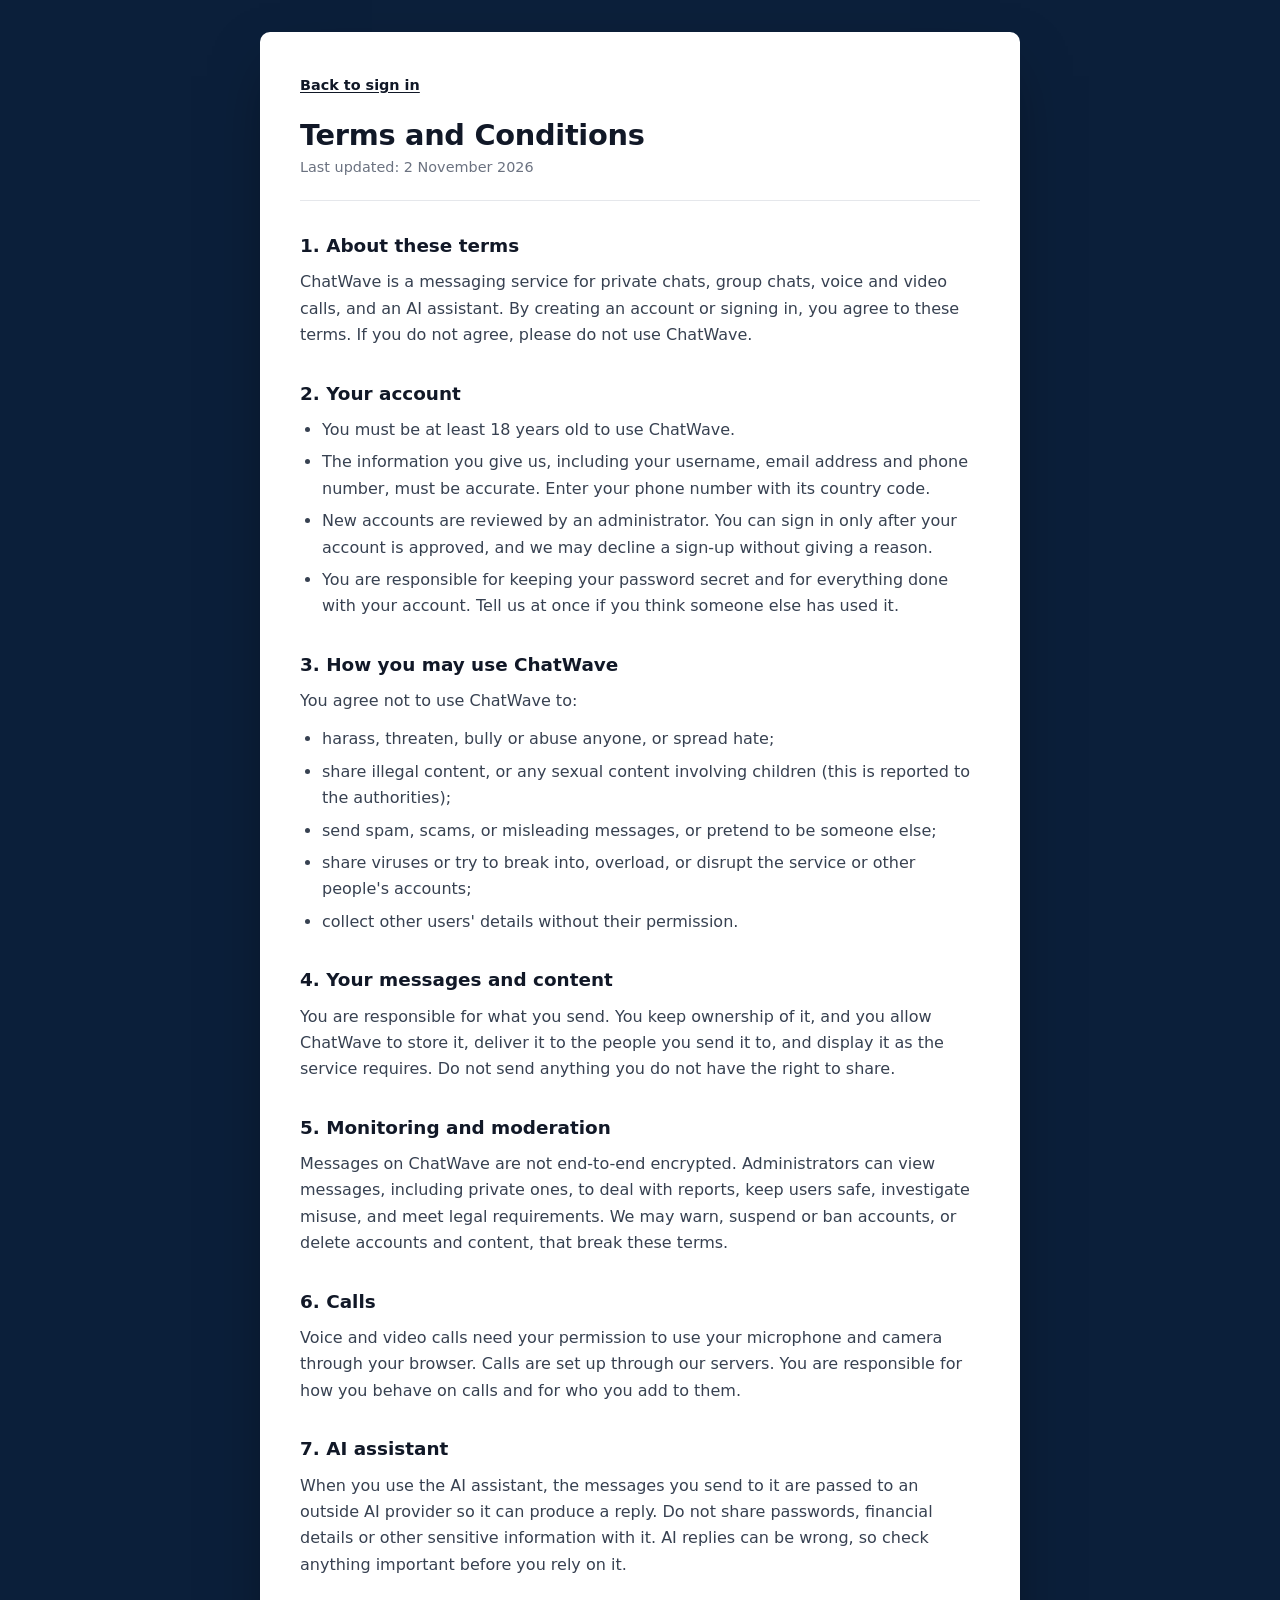
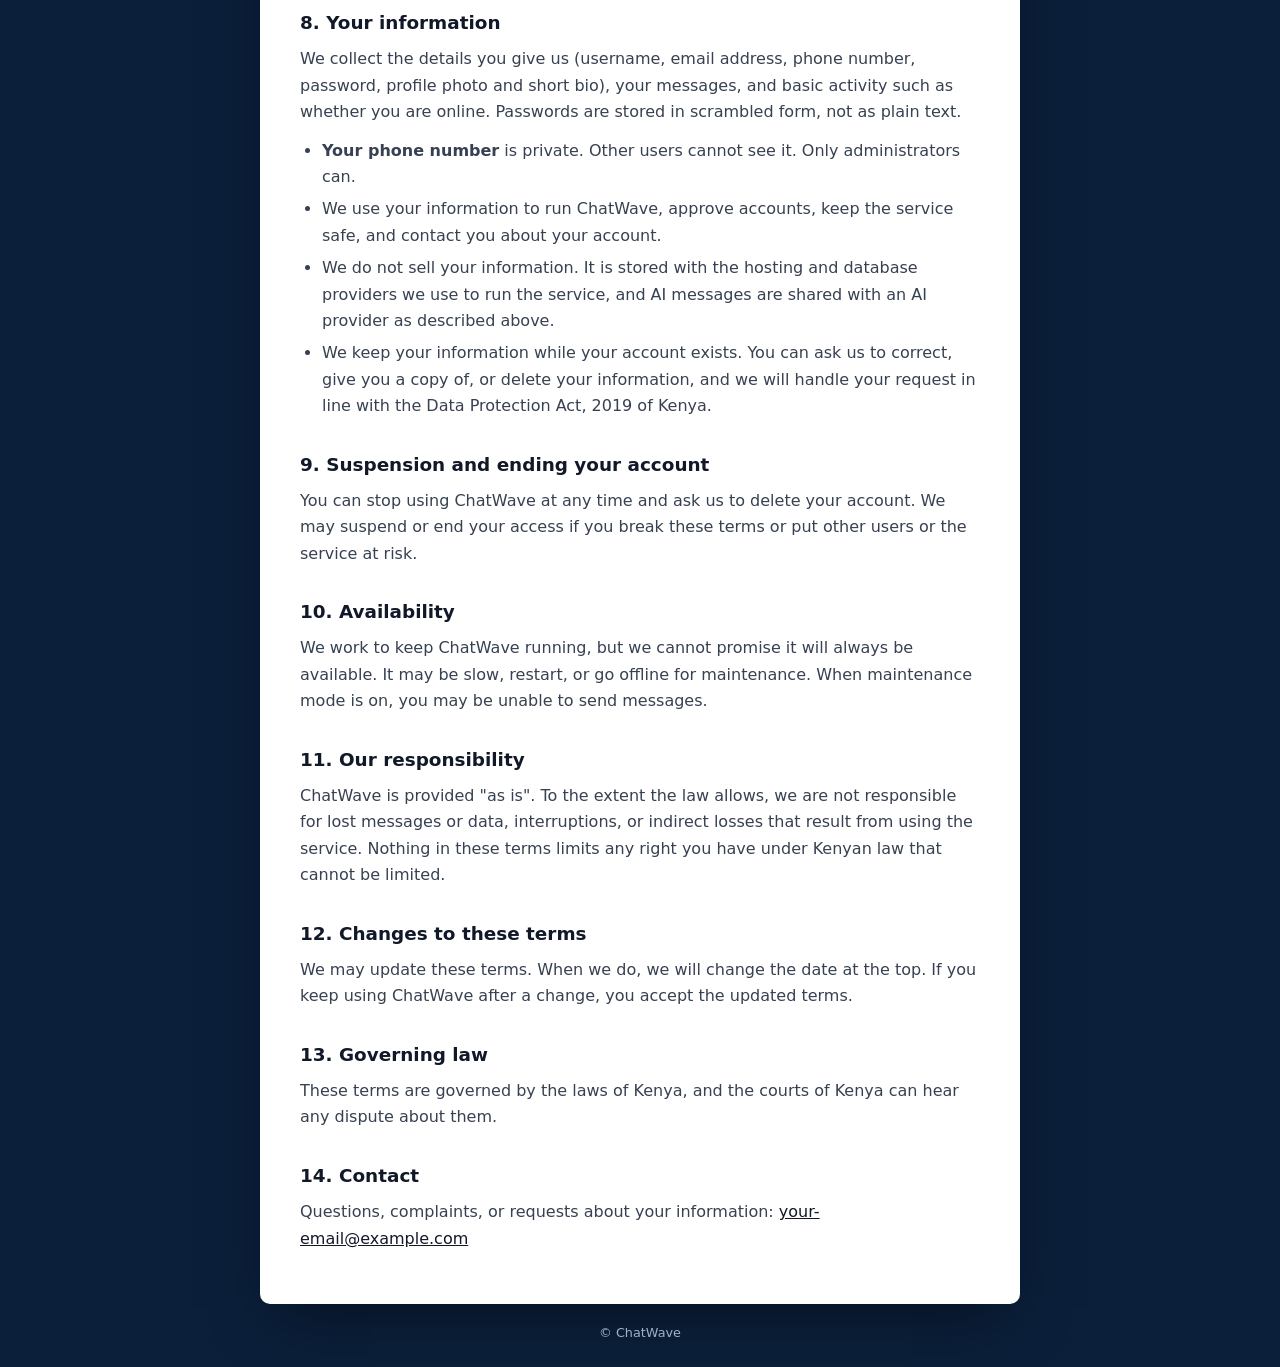
<file: frontend/terms.html>
<!DOCTYPE html>
<html lang="en">
<head>
    <meta charset="UTF-8">
    <meta name="viewport" content="width=device-width, initial-scale=1.0">
    <title>ChatWave - Terms and Conditions</title>
    <link rel="icon" href="data:image/svg+xml,<svg xmlns='http://www.w3.org/2000/svg' viewBox='0 0 32 32'><rect width='32' height='32' rx='7' fill='%230b1f3a'/><path d='M8 9h16a2 2 0 0 1 2 2v9a2 2 0 0 1-2 2H15l-5 4v-4H8a2 2 0 0 1-2-2v-9a2 2 0 0 1 2-2z' fill='white'/></svg>">
    <style>
        :root { --ink: #111827; --text: #374151; --muted: #6b7280; --line: #e5e7eb; --navy: #0b1f3a; }
        * { box-sizing: border-box; }
        html, body { margin: 0; }
        body {
            padding: 32px 16px 24px;
            font-family: system-ui, -apple-system, 'Segoe UI', Roboto, Helvetica, Arial, sans-serif;
            font-size: 16px; line-height: 1.65; color: var(--text); background: var(--navy);
        }
        .doc { max-width: 760px; margin: 0 auto; padding: 40px; background: #fff; border-radius: 10px; box-shadow: 0 24px 60px -20px rgba(0, 0, 0, 0.55); }
        .back { display: inline-block; margin-bottom: 20px; font-size: 0.9rem; font-weight: 600; color: var(--ink); text-decoration: underline; text-underline-offset: 2px; }
        h1 { margin: 0 0 4px; font-size: 1.8rem; line-height: 1.2; letter-spacing: -0.01em; color: var(--ink); }
        .updated { margin: 0 0 28px; padding-bottom: 20px; border-bottom: 1px solid var(--line); color: var(--muted); font-size: 0.9rem; }
        h2 { margin: 30px 0 8px; font-size: 1.15rem; color: var(--ink); }
        p { margin: 0 0 12px; }
        ul { margin: 0 0 12px; padding-left: 22px; }
        li { margin-bottom: 6px; }
        a { color: var(--ink); }
        .footer { max-width: 760px; margin: 18px auto 0; font-size: 0.8rem; color: #9fb0c8; text-align: center; }
        @media (max-width: 560px) { .doc { padding: 24px 20px; } h1 { font-size: 1.5rem; } }
    </style>
</head>
<body>
    <main class="doc">
        <a class="back" href="index.html">Back to sign in</a>
        <h1>Terms and Conditions</h1>
        <p class="updated">Last updated: 2 November 2026</p>

        <h2>1. About these terms</h2>
        <p>ChatWave is a messaging service for private chats, group chats, voice and video calls, and an AI assistant. By creating an account or signing in, you agree to these terms. If you do not agree, please do not use ChatWave.</p>

        <h2>2. Your account</h2>
        <ul>
            <li>You must be at least 18 years old to use ChatWave.</li>
            <li>The information you give us, including your username, email address and phone number, must be accurate. Enter your phone number with its country code.</li>
            <li>New accounts are reviewed by an administrator. You can sign in only after your account is approved, and we may decline a sign-up without giving a reason.</li>
            <li>You are responsible for keeping your password secret and for everything done with your account. Tell us at once if you think someone else has used it.</li>
        </ul>

        <h2>3. How you may use ChatWave</h2>
        <p>You agree not to use ChatWave to:</p>
        <ul>
            <li>harass, threaten, bully or abuse anyone, or spread hate;</li>
            <li>share illegal content, or any sexual content involving children (this is reported to the authorities);</li>
            <li>send spam, scams, or misleading messages, or pretend to be someone else;</li>
            <li>share viruses or try to break into, overload, or disrupt the service or other people's accounts;</li>
            <li>collect other users' details without their permission.</li>
        </ul>

        <h2>4. Your messages and content</h2>
        <p>You are responsible for what you send. You keep ownership of it, and you allow ChatWave to store it, deliver it to the people you send it to, and display it as the service requires. Do not send anything you do not have the right to share.</p>

        <h2>5. Monitoring and moderation</h2>
        <p>Messages on ChatWave are not end-to-end encrypted. Administrators can view messages, including private ones, to deal with reports, keep users safe, investigate misuse, and meet legal requirements. We may warn, suspend or ban accounts, or delete accounts and content, that break these terms.</p>

        <h2>6. Calls</h2>
        <p>Voice and video calls need your permission to use your microphone and camera through your browser. Calls are set up through our servers. You are responsible for how you behave on calls and for who you add to them.</p>

        <h2>7. AI assistant</h2>
        <p>When you use the AI assistant, the messages you send to it are passed to an outside AI provider so it can produce a reply. Do not share passwords, financial details or other sensitive information with it. AI replies can be wrong, so check anything important before you rely on it.</p>

        <h2>8. Your information</h2>
        <p>We collect the details you give us (username, email address, phone number, password, profile photo and short bio), your messages, and basic activity such as whether you are online. Passwords are stored in scrambled form, not as plain text.</p>
        <ul>
            <li><strong>Your phone number</strong> is private. Other users cannot see it. Only administrators can.</li>
            <li>We use your information to run ChatWave, approve accounts, keep the service safe, and contact you about your account.</li>
            <li>We do not sell your information. It is stored with the hosting and database providers we use to run the service, and AI messages are shared with an AI provider as described above.</li>
            <li>We keep your information while your account exists. You can ask us to correct, give you a copy of, or delete your information, and we will handle your request in line with the Data Protection Act, 2019 of Kenya.</li>
        </ul>

        <h2>9. Suspension and ending your account</h2>
        <p>You can stop using ChatWave at any time and ask us to delete your account. We may suspend or end your access if you break these terms or put other users or the service at risk.</p>

        <h2>10. Availability</h2>
        <p>We work to keep ChatWave running, but we cannot promise it will always be available. It may be slow, restart, or go offline for maintenance. When maintenance mode is on, you may be unable to send messages.</p>

        <h2>11. Our responsibility</h2>
        <p>ChatWave is provided "as is". To the extent the law allows, we are not responsible for lost messages or data, interruptions, or indirect losses that result from using the service. Nothing in these terms limits any right you have under Kenyan law that cannot be limited.</p>

        <h2>12. Changes to these terms</h2>
        <p>We may update these terms. When we do, we will change the date at the top. If you keep using ChatWave after a change, you accept the updated terms.</p>

        <h2>13. Governing law</h2>
        <p>These terms are governed by the laws of Kenya, and the courts of Kenya can hear any dispute about them.</p>

        <h2>14. Contact</h2>
        <p>Questions, complaints, or requests about your information: <a href="mailto:your-email@example.com">your-email@example.com</a></p>
    </main>
    <p class="footer">&copy; ChatWave</p>
</body>
</html>
</file>
<file: frontend/css/styles.css>
/* ============================================
   CHAT SYSTEM - GLOBAL STYLES
   ============================================ */

:root {
    --primary-color: #4f46e5;
    --primary-hover: #4338ca;
    --secondary-color: #64748b;
    --success-color: #10b981;
    --danger-color: #ef4444;
    --bg-color: #f1f5f9;
    --sidebar-bg: #ffffff;
    --chat-bg: #f8fafc;
    --message-sent: #4f46e5;
    --message-received: #e2e8f0;
    --text-primary: #1e293b;
    --text-secondary: #64748b;
    --border-color: #e2e8f0;
    --shadow: 0 4px 6px -1px rgba(0, 0, 0, 0.1);
}

* {
    margin: 0;
    padding: 0;
    box-sizing: border-box;
}

body {
    font-family: 'Segoe UI', Tahoma, Geneva, Verdana, sans-serif;
    background-color: var(--bg-color);
    color: var(--text-primary);
    height: 100vh;
    overflow: hidden;
}

/* ============================================
   AUTHENTICATION PAGES
   ============================================ */

.auth-container {
    display: flex;
    justify-content: center;
    align-items: center;
    height: 100vh;
    background: linear-gradient(135deg, #667eea 0%, #764ba2 100%);
}

.auth-box {
    background: white;
    padding: 2.5rem;
    border-radius: 16px;
    box-shadow: var(--shadow);
    width: 100%;
    max-width: 400px;
    animation: slideUp 0.5s ease;
}

.auth-box h1 {
    text-align: center;
    margin-bottom: 1.5rem;
    color: var(--primary-color);
}

.form-section h2 {
    margin-bottom: 1.5rem;
    font-size: 1.5rem;
}

.input-group {
    margin-bottom: 1rem;
}

.input-group input {
    width: 100%;
    padding: 0.75rem 1rem;
    border: 2px solid var(--border-color);
    border-radius: 8px;
    font-size: 1rem;
    transition: border-color 0.3s;
}

.input-group input:focus {
    outline: none;
    border-color: var(--primary-color);
}

.btn {
    width: 100%;
    padding: 0.75rem;
    border: none;
    border-radius: 8px;
    font-size: 1rem;
    font-weight: 600;
    cursor: pointer;
    transition: all 0.3s;
}

.btn-primary {
    background-color: var(--primary-color);
    color: white;
}

.btn-primary:hover {
    background-color: var(--primary-hover);
}

.btn-small {
    width: auto;
    padding: 0.5rem 1rem;
    font-size: 0.875rem;
    background-color: var(--secondary-color);
    color: white;
}

.btn-send {
    width: auto;
    padding: 0.75rem 1.5rem;
    background-color: var(--primary-color);
    color: white;
}

.toggle-text {
    text-align: center;
    margin-top: 1rem;
    color: var(--text-secondary);
}

.toggle-text a {
    color: var(--primary-color);
    text-decoration: none;
    font-weight: 600;
}

.error-message {
    color: var(--danger-color);
    text-align: center;
    margin-top: 1rem;
    font-size: 0.875rem;
}

.hidden {
    display: none !important;
}

/* ============================================
   CHAT INTERFACE
   ============================================ */

.chat-app {
    display: flex;
    height: 100vh;
}

/* Sidebar */
.sidebar {
    width: 320px;
    background-color: var(--sidebar-bg);
    border-right: 1px solid var(--border-color);
    display: flex;
    flex-direction: column;
}

.sidebar-header {
    padding: 1.5rem;
    border-bottom: 1px solid var(--border-color);
}

.sidebar-header h2 {
    margin-bottom: 0.5rem;
}

.user-info {
    display: flex;
    justify-content: space-between;
    align-items: center;
    font-size: 0.875rem;
    color: var(--text-secondary);
}

.search-box {
    padding: 1rem;
    border-bottom: 1px solid var(--border-color);
}

.search-box input {
    width: 100%;
    padding: 0.5rem 1rem;
    border: 1px solid var(--border-color);
    border-radius: 20px;
    font-size: 0.875rem;
}

.users-list {
    flex: 1;
    overflow-y: auto;
    padding: 0.5rem;
}

.user-item {
    display: flex;
    align-items: center;
    padding: 0.75rem 1rem;
    border-radius: 8px;
    cursor: pointer;
    transition: background-color 0.2s;
    margin-bottom: 0.25rem;
}

.user-item:hover {
    background-color: var(--bg-color);
}

.user-item.active {
    background-color: #e0e7ff;
}

.user-avatar {
    width: 40px;
    height: 40px;
    border-radius: 50%;
    background-color: var(--primary-color);
    color: white;
    display: flex;
    align-items: center;
    justify-content: center;
    font-weight: bold;
    margin-right: 0.75rem;
    flex-shrink: 0;
}

.user-details {
    flex: 1;
    min-width: 0;
}

.user-name {
    font-weight: 600;
    margin-bottom: 0.25rem;
}

.user-status {
    font-size: 0.75rem;
    color: var(--text-secondary);
}

.user-status.online {
    color: var(--success-color);
}

.unread-badge {
    background-color: var(--danger-color);
    color: white;
    font-size: 0.75rem;
    padding: 0.125rem 0.5rem;
    border-radius: 10px;
    margin-left: 0.5rem;
}

/* Chat Main Area */
.chat-main {
    flex: 1;
    display: flex;
    flex-direction: column;
    background-color: var(--chat-bg);
    min-width: 0;
}

.chat-header {
    display: flex;
    align-items: center;
    padding: 1rem 1.5rem;
    background-color: white;
    border-bottom: 1px solid var(--border-color);
    box-shadow: var(--shadow);
}

.chat-header-info h3 {
    margin: 0;
}

.back-btn {
    display: none;
    background: none;
    border: none;
    font-size: 1.5rem;
    line-height: 1;
    padding: 0 12px 0 0;
    cursor: pointer;
    color: var(--text-primary);
}

.messages-container {
    flex: 1;
    overflow-y: auto;
    padding: 1.5rem;
    display: flex;
    flex-direction: column;
    gap: 1rem;
}

.empty-state {
    text-align: center;
    color: var(--text-secondary);
    margin-top: 2rem;
}

.message {
    max-width: 70%;
    padding: 0.75rem 1rem;
    border-radius: 12px;
    position: relative;
    animation: fadeIn 0.3s ease;
    overflow-wrap: anywhere;
}

.message.sent {
    align-self: flex-end;
    background-color: var(--message-sent);
    color: white;
    border-bottom-right-radius: 4px;
}

.message.received {
    align-self: flex-start;
    background-color: var(--message-received);
    color: var(--text-primary);
    border-bottom-left-radius: 4px;
}

.message-sender {
    font-size: 0.75rem;
    font-weight: 600;
    margin-bottom: 0.25rem;
    opacity: 0.8;
}

.message-time {
    font-size: 0.7rem;
    opacity: 0.7;
    margin-top: 0.25rem;
    text-align: right;
}

.message-input-area {
    padding: 1rem 1.5rem;
    background-color: white;
    border-top: 1px solid var(--border-color);
}

.typing-indicator {
    font-size: 0.875rem;
    color: var(--text-secondary);
    font-style: italic;
    margin-bottom: 0.5rem;
    min-height: 1.25rem;
}

.input-wrapper {
    display: flex;
    gap: 0.75rem;
}

.input-wrapper input {
    flex: 1;
    min-width: 0;
    padding: 0.75rem 1rem;
    border: 2px solid var(--border-color);
    border-radius: 24px;
    font-size: 1rem;
}

.input-wrapper input:focus {
    outline: none;
    border-color: var(--primary-color);
}

/* Notification */
.notification {
    position: fixed;
    top: 20px;
    right: 20px;
    background-color: var(--primary-color);
    color: white;
    padding: 1rem 1.5rem;
    border-radius: 8px;
    box-shadow: var(--shadow);
    transform: translateX(400px);
    transition: transform 0.3s ease;
    z-index: 1000;
}

.notification.show {
    transform: translateX(0);
}

/* Animations */
@keyframes slideUp {
    from { opacity: 0; transform: translateY(20px); }
    to { opacity: 1; transform: translateY(0); }
}

@keyframes fadeIn {
    from { opacity: 0; transform: translateY(10px); }
    to { opacity: 1; transform: translateY(0); }
}

/* ============================================
   RESPONSIVE DESIGN (MOBILE)
   ============================================ */

@media (max-width: 768px) {
    body,
    .auth-container {
        height: 100vh;
        height: 100dvh; /* accounts for the mobile browser address bar */
    }

    .chat-app {
        height: 100vh;
        height: 100dvh;
        overflow: hidden;
    }

    /* The user list fills the screen by default */
    .sidebar {
        width: 100%;
        height: 100%;
        border-right: none;
    }

    /* The conversation is hidden until a user is selected */
    .chat-main {
        display: none;
        width: 100%;
        height: 100%;
    }

    .chat-app.chat-open .sidebar {
        display: none;
    }

    .chat-app.chat-open .chat-main {
        display: flex;
    }

    .back-btn {
        display: inline-block;
    }

    .message {
        max-width: 85%;
    }

    .message-input-area {
        padding: 0.75rem 1rem;
    }

    .auth-box {
        margin: 1rem;
        padding: 1.5rem;
    }

    .notification {
        left: 10px;
        right: 10px;
        top: 10px;
    }

    /* 16px stops iOS from zooming in when an input is tapped */
    .input-group input,
    .search-box input,
    .input-wrapper input {
        font-size: 16px;
    }
}
</file>
<file: frontend/css/features.css>
/* ============================================
   Groups and calls (loaded after chat.html's own styles)
   ============================================ */

/* ---------- Sidebar tabs ---------- */
.sidebar-tabs {
    display: flex;
    gap: 0.4rem;
    margin: 0 1rem 0.6rem;
    padding: 0.3rem;
    border-radius: 14px;
    background: #f1f5f9;
}

.sidebar-tab {
    flex: 1;
    display: flex;
    align-items: center;
    justify-content: center;
    gap: 0.4rem;
    padding: 0.55rem 0.5rem;
    border: none;
    border-radius: 11px;
    background: transparent;
    color: #64748b;
    font-size: 0.88rem;
    font-weight: 700;
    cursor: pointer;
    transition: background-color 0.2s, color 0.2s, box-shadow 0.2s;
}

.sidebar-tab.active {
    background: #ffffff;
    color: #4338ca;
    box-shadow: 0 4px 10px -6px rgba(15, 23, 42, 0.35);
}

.tab-badge {
    min-width: 18px;
    height: 18px;
    padding: 0 5px;
    border-radius: 9px;
    background: #ef4444;
    color: #fff;
    font-size: 0.68rem;
    line-height: 18px;
    text-align: center;
}

.tab-badge[hidden] { display: none; }

/* ---------- Groups list ---------- */
.groups-pane {
    display: none;
    flex: 1;
    min-height: 0;
    flex-direction: column;
}

.groups-pane.show { display: flex; }

.groups-pane .users-list {
    flex: 1;
    min-height: 0;
    overflow-y: auto;
}

.new-group-btn {
    display: flex;
    align-items: center;
    justify-content: center;
    gap: 0.5rem;
    margin: 0.1rem 1rem 0.6rem;
    padding: 0.7rem 1rem;
    border: none;
    border-radius: 14px;
    background: linear-gradient(135deg, #3b82f6 0%, #8b5cf6 100%);
    color: #fff;
    font-size: 0.92rem;
    font-weight: 700;
    cursor: pointer;
    box-shadow: 0 10px 20px -10px rgba(79, 70, 229, 0.8);
    transition: transform 0.15s, filter 0.2s;
}

.new-group-btn:hover { filter: brightness(1.08); transform: translateY(-1px); }
.new-group-btn svg { width: 18px; height: 18px; }

/* Groups get rounded squares so they stand out from people */
.user-avatar.group-avatar { border-radius: 16px; }
.header-avatar.group-avatar { border-radius: 14px; }

.group-item .user-status {
    overflow: hidden;
    text-overflow: ellipsis;
    white-space: nowrap;
}

.group-item .unread-badge {
    flex-shrink: 0;
    margin-left: auto;
}

/* Sender name above a received group message */
.group-sender {
    margin-bottom: 0.15rem;
    font-size: 0.72rem;
    font-weight: 800;
}

/* ---------- Dialog cards (create group, group info) ---------- */
.fx-card {
    width: 100%;
    max-width: 420px;
    max-height: calc(100vh - 2rem);
    max-height: calc(100dvh - 2rem);
    overflow-y: auto;
    padding: 1.5rem;
    border-radius: 24px;
    background: #ffffff;
    box-shadow: 0 30px 60px -20px rgba(0, 0, 0, 0.55);
    animation: pop 0.25s ease;
}

.fx-card h3 {
    margin: 0 0 0.25rem;
    font-size: 1.25rem;
    font-weight: 800;
    letter-spacing: -0.01em;
    color: #0f172a;
    overflow-wrap: anywhere;
}

.fx-sub {
    margin-bottom: 0.9rem;
    font-size: 0.85rem;
    color: #64748b;
}

.fx-label {
    display: block;
    margin: 1rem 0 0.4rem;
    font-size: 0.7rem;
    font-weight: 800;
    letter-spacing: 0.09em;
    text-transform: uppercase;
    color: #94a3b8;
}

.fx-input {
    width: 100%;
    padding: 0.75rem 0.9rem;
    border: 2px solid #e2e8f0;
    border-radius: 12px;
    background: #fff;
    color: #0f172a;
    font-size: 1rem;
    transition: border-color 0.2s, box-shadow 0.2s;
}

.fx-input:focus {
    outline: none;
    border-color: #3b82f6;
    box-shadow: 0 0 0 4px rgba(59, 130, 246, 0.14);
}

.inline-row { display: flex; gap: 0.5rem; }
.inline-row .fx-input { flex: 1; min-width: 0; }

.pick-list {
    max-height: 240px;
    overflow-y: auto;
    border: 1px solid #e8edf5;
    border-radius: 14px;
}

.pick-row {
    display: flex;
    align-items: center;
    gap: 0.7rem;
    padding: 0.55rem 0.75rem;
    cursor: pointer;
}

.pick-row:hover { background: #f8fafc; }

.pick-row input {
    width: 18px;
    height: 18px;
    accent-color: #6366f1;
}

.pick-name { flex: 1; min-width: 0; font-weight: 600; color: #0f172a; overflow-wrap: anywhere; }

.pick-avatar {
    position: relative;
    display: flex;
    align-items: center;
    justify-content: center;
    width: 34px;
    height: 34px;
    flex-shrink: 0;
    border-radius: 50%;
    background: linear-gradient(135deg, #3b82f6 0%, #8b5cf6 100%);
    color: #fff;
    font-size: 0.85rem;
    font-weight: 700;
}

.pick-avatar img {
    position: absolute;
    inset: 0;
    width: 100%;
    height: 100%;
    object-fit: cover;
    border-radius: 50%;
}

.member-row {
    display: flex;
    align-items: center;
    gap: 0.7rem;
    padding: 0.5rem 0;
    border-bottom: 1px solid #f1f5f9;
}

.member-name { flex: 1; min-width: 0; font-weight: 600; color: #0f172a; overflow-wrap: anywhere; }

.role-badge {
    padding: 0.12rem 0.55rem;
    border-radius: 999px;
    background: #eef2ff;
    color: #4338ca;
    font-size: 0.68rem;
    font-weight: 800;
}

.member-remove {
    width: 28px;
    height: 28px;
    border: none;
    border-radius: 50%;
    background: transparent;
    color: #dc2626;
    font-size: 1.2rem;
    cursor: pointer;
}

.member-remove:hover { background: #fef2f2; }

.fx-actions { display: flex; gap: 0.6rem; margin-top: 1.2rem; }

.fx-btn {
    flex: 1;
    padding: 0.75rem;
    border: none;
    border-radius: 12px;
    font-size: 0.95rem;
    font-weight: 700;
    cursor: pointer;
    transition: filter 0.2s;
}

.fx-btn.small { flex: none; padding: 0.7rem 1rem; }
.fx-btn.primary { background: linear-gradient(135deg, #3b82f6 0%, #8b5cf6 100%); color: #fff; }
.fx-btn.ghost { background: #f1f5f9; color: #64748b; }
.fx-btn.danger { background: #fef2f2; color: #dc2626; }
.fx-btn:hover { filter: brightness(0.97); }
.fx-btn.primary:hover { filter: brightness(1.08); }
.fx-btn:disabled { opacity: 0.7; cursor: wait; }

/* ---------- Call buttons in the chat header ---------- */
.call-actions {
    display: flex;
    gap: 0.4rem;
    margin-left: auto;
}

.call-btn {
    display: flex;
    align-items: center;
    justify-content: center;
    width: 40px;
    height: 40px;
    padding: 0;
    border: none;
    border-radius: 50%;
    background: #eef2ff;
    color: #4338ca;
    cursor: pointer;
    transition: background-color 0.2s, color 0.2s, transform 0.15s;
}

.call-btn:hover { background: #4338ca; color: #fff; transform: scale(1.06); }
.call-btn svg { width: 19px; height: 19px; }

/* ---------- Incoming call ---------- */
.incoming-call {
    position: fixed;
    inset: 0;
    z-index: 3100;
    display: none;
    align-items: center;
    justify-content: center;
    padding: 1rem;
    background: rgba(15, 23, 42, 0.72);
    backdrop-filter: blur(4px);
    -webkit-backdrop-filter: blur(4px);
}

.incoming-call.show { display: flex; }

.incoming-card {
    width: 100%;
    max-width: 340px;
    padding: 2rem 1.5rem 1.6rem;
    border-radius: 28px;
    background: linear-gradient(160deg, #1e1b4b, #312e81);
    color: #fff;
    text-align: center;
    box-shadow: 0 30px 60px -20px rgba(0, 0, 0, 0.7);
    animation: pop 0.3s ease;
}

.incoming-avatar {
    position: relative;
    display: flex;
    align-items: center;
    justify-content: center;
    width: 104px;
    height: 104px;
    margin: 0 auto 1rem;
    border-radius: 50%;
    font-size: 2.6rem;
    font-weight: 800;
    animation: ring-pulse 1.6s ease-out infinite;
}

.incoming-avatar img {
    position: absolute;
    inset: 0;
    width: 100%;
    height: 100%;
    object-fit: cover;
    border-radius: 50%;
}

@keyframes ring-pulse {
    0%   { box-shadow: 0 0 0 0 rgba(129, 140, 248, 0.7); }
    100% { box-shadow: 0 0 0 30px rgba(129, 140, 248, 0); }
}

.incoming-name { font-size: 1.5rem; font-weight: 800; overflow-wrap: anywhere; }
.incoming-kind { margin-top: 0.3rem; font-size: 0.92rem; opacity: 0.75; }

.incoming-actions {
    display: flex;
    justify-content: center;
    gap: 2.2rem;
    margin-top: 1.8rem;
}

.incoming-action {
    display: flex;
    flex-direction: column;
    align-items: center;
    gap: 0.45rem;
    font-size: 0.8rem;
    opacity: 0.95;
}

.round-btn {
    display: flex;
    align-items: center;
    justify-content: center;
    width: 64px;
    height: 64px;
    padding: 0;
    border: none;
    border-radius: 50%;
    color: #fff;
    cursor: pointer;
    transition: transform 0.15s;
}

.round-btn:hover { transform: scale(1.07); }
.round-btn svg { width: 26px; height: 26px; }
.round-btn.accept { background: #22c55e; box-shadow: 0 10px 22px -8px rgba(34, 197, 94, 0.8); }
.round-btn.decline { background: #ef4444; box-shadow: 0 10px 22px -8px rgba(239, 68, 68, 0.8); }

/* ---------- Call screen ---------- */
.call-overlay {
    position: fixed;
    inset: 0;
    z-index: 3000;
    display: none;
    flex-direction: column;
    background: #0b1020;
    color: #fff;
}

.call-overlay.show { display: flex; }

.call-stage {
    position: relative;
    flex: 1;
    min-height: 0;
    display: flex;
    align-items: center;
    justify-content: center;
    background: radial-gradient(circle at 30% 20%, #312e81 0%, #0b1020 65%);
    overflow: hidden;
}

/* Kept in the page (invisible) even for voice calls, so the other person's audio plays */
#remote-video {
    position: absolute;
    inset: 0;
    width: 100%;
    height: 100%;
    object-fit: cover;
    background: #000;
    opacity: 0;
    pointer-events: none;
}

.call-overlay.has-remote-video:not(.peer-camera-off) #remote-video { opacity: 1; }

#local-video {
    position: absolute;
    top: 1rem;
    right: 1rem;
    z-index: 2;
    display: none;
    width: 110px;
    height: 150px;
    object-fit: cover;
    border: 2px solid rgba(255, 255, 255, 0.6);
    border-radius: 16px;
    background: #111;
    transform: scaleX(-1); /* mirror, like a mirror */
    box-shadow: 0 12px 24px -10px rgba(0, 0, 0, 0.7);
}

.call-overlay.has-local-video:not(.self-camera-off) #local-video { display: block; }

.call-center {
    position: relative;
    z-index: 1;
    padding: 1rem;
    text-align: center;
}

.call-avatar {
    position: relative;
    display: flex;
    align-items: center;
    justify-content: center;
    width: 130px;
    height: 130px;
    margin: 0 auto 1rem;
    border-radius: 50%;
    font-size: 3.2rem;
    font-weight: 800;
    box-shadow: 0 20px 40px -12px rgba(0, 0, 0, 0.6);
}

.call-avatar img {
    position: absolute;
    inset: 0;
    width: 100%;
    height: 100%;
    object-fit: cover;
    border-radius: 50%;
}

.call-name { font-size: 1.6rem; font-weight: 800; overflow-wrap: anywhere; }
.call-status { margin-top: 0.35rem; font-size: 1rem; opacity: 0.8; }

/* While their video is showing, move the name to the top */
.call-overlay.has-remote-video:not(.peer-camera-off) .call-center {
    position: absolute;
    top: 1rem;
    left: 1rem;
    right: 140px;
    padding: 0;
    text-align: left;
    text-shadow: 0 2px 8px rgba(0, 0, 0, 0.7);
}

.call-overlay.has-remote-video:not(.peer-camera-off) .call-avatar { display: none; }
.call-overlay.has-remote-video:not(.peer-camera-off) .call-name { font-size: 1.15rem; }
.call-overlay.has-remote-video:not(.peer-camera-off) .call-status { font-size: 0.85rem; }

.call-controls {
    display: flex;
    justify-content: center;
    gap: 1.1rem;
    padding: 1.2rem 1rem calc(1.4rem + env(safe-area-inset-bottom, 0px));
    background: rgba(0, 0, 0, 0.4);
}

.ctrl-btn {
    display: flex;
    align-items: center;
    justify-content: center;
    width: 58px;
    height: 58px;
    padding: 0;
    border: none;
    border-radius: 50%;
    background: rgba(255, 255, 255, 0.16);
    color: #fff;
    cursor: pointer;
    transition: transform 0.15s, background-color 0.2s;
}

.ctrl-btn:hover { transform: scale(1.07); }
.ctrl-btn svg { width: 24px; height: 24px; }
.ctrl-btn.off { background: #ffffff; color: #0f172a; }
.ctrl-btn.hangup { background: #ef4444; }

@media (max-width: 480px) {
    #local-video { width: 92px; height: 128px; }
    .call-overlay.has-remote-video:not(.peer-camera-off) .call-center { right: 120px; }
}

@media (prefers-reduced-motion: reduce) {
    .incoming-avatar, .incoming-card, .fx-card { animation: none; }
}
</file>
